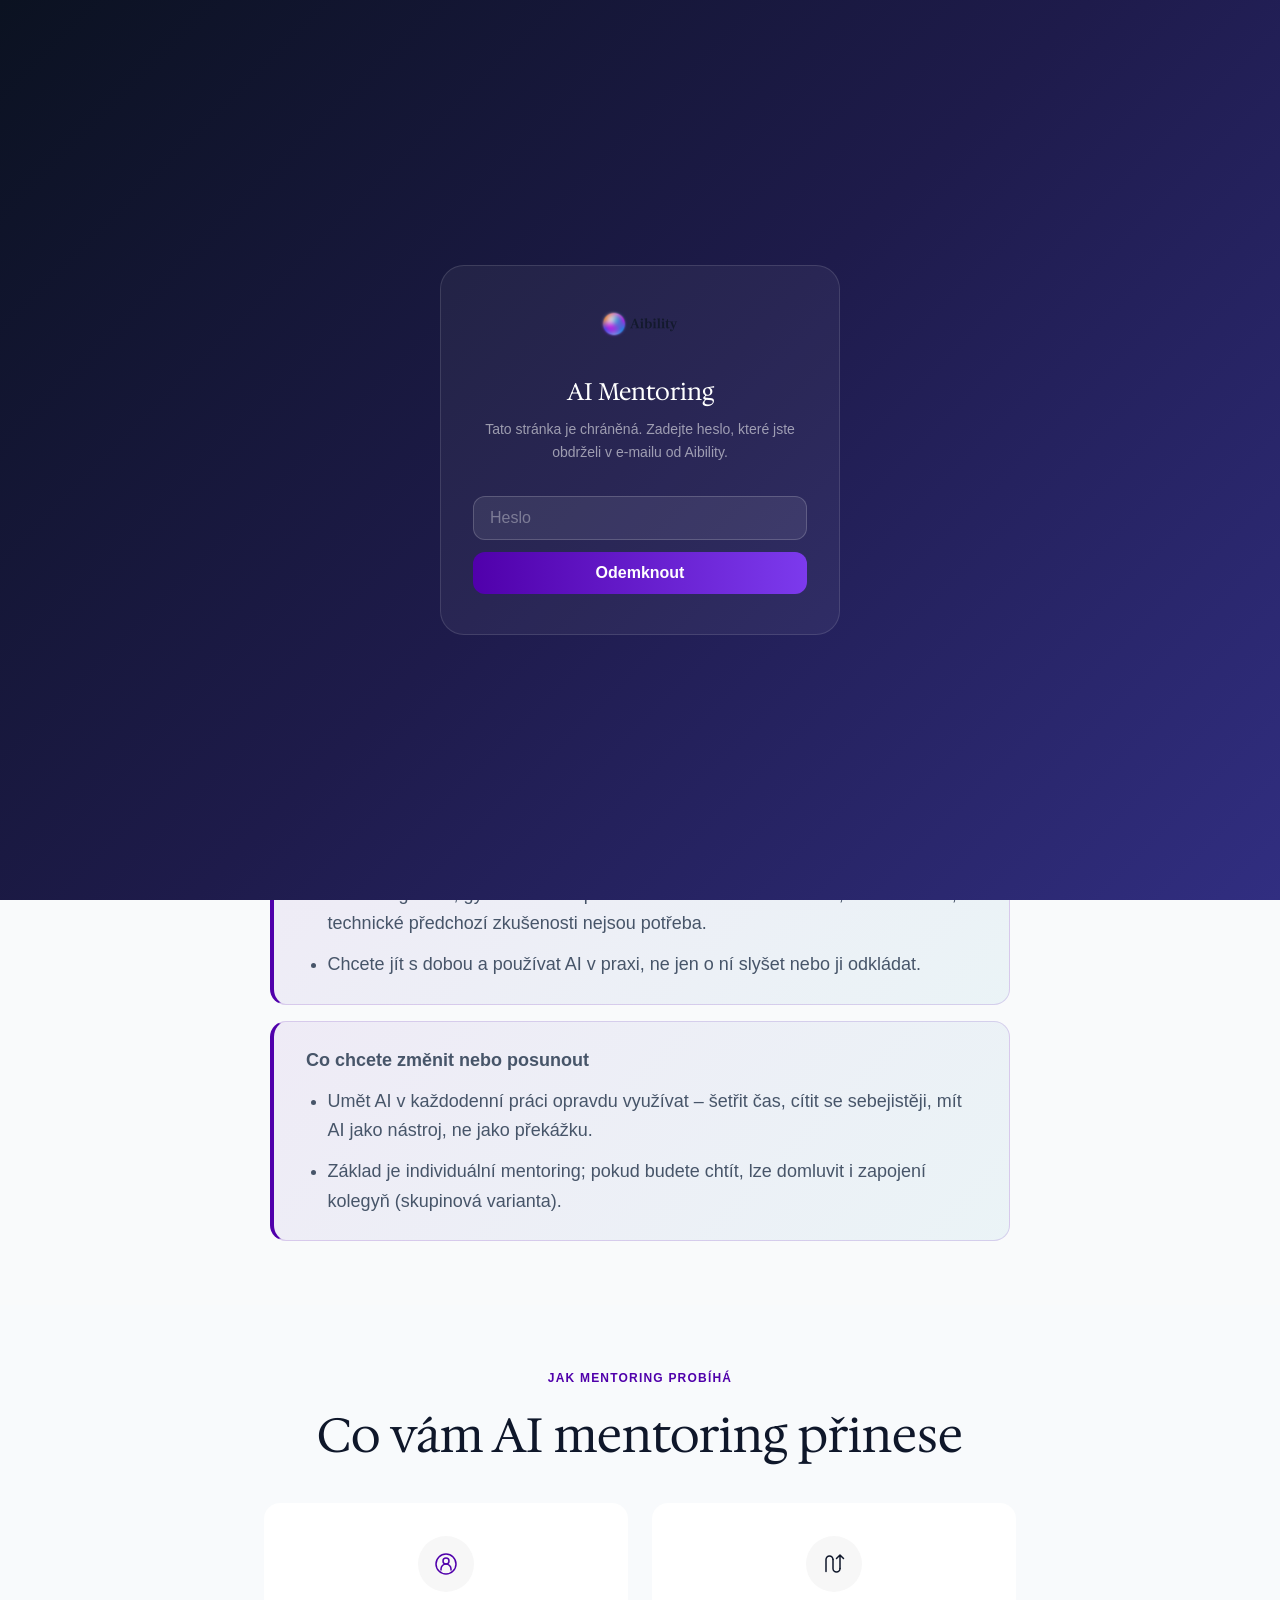
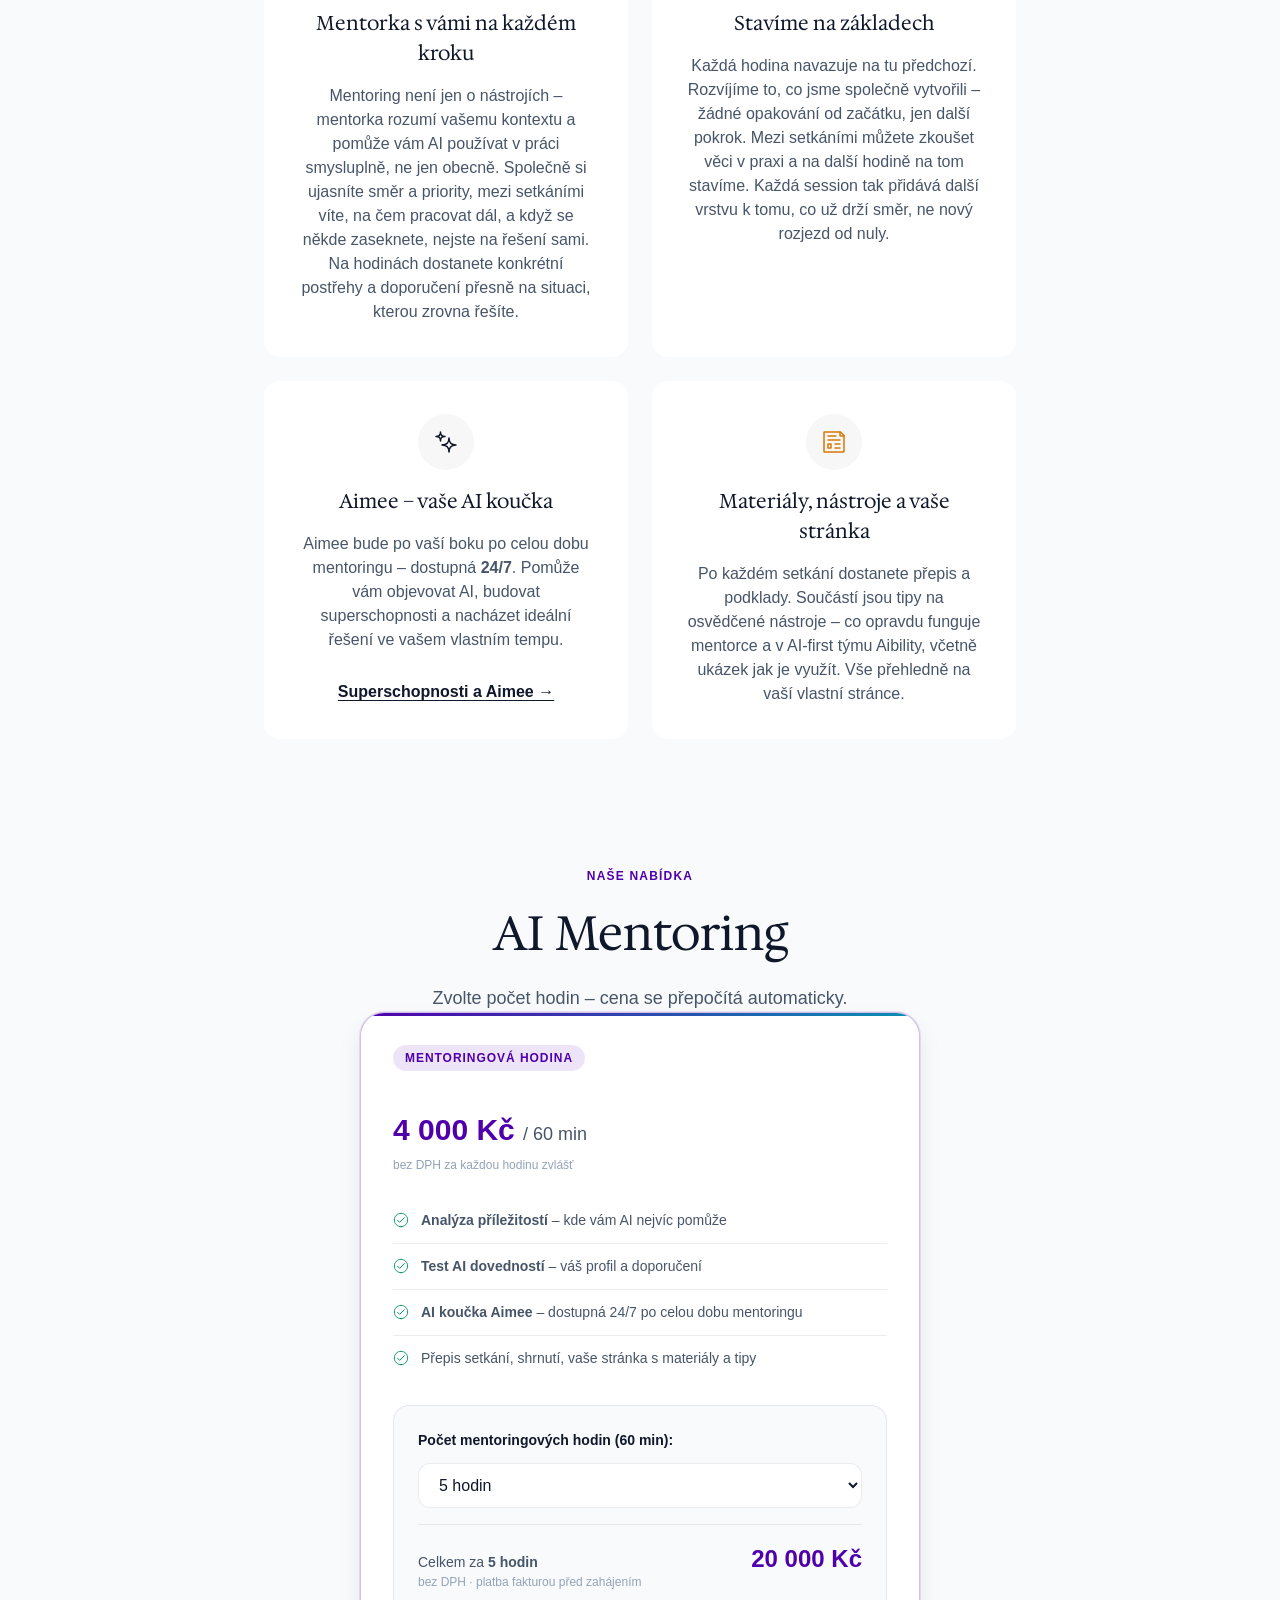
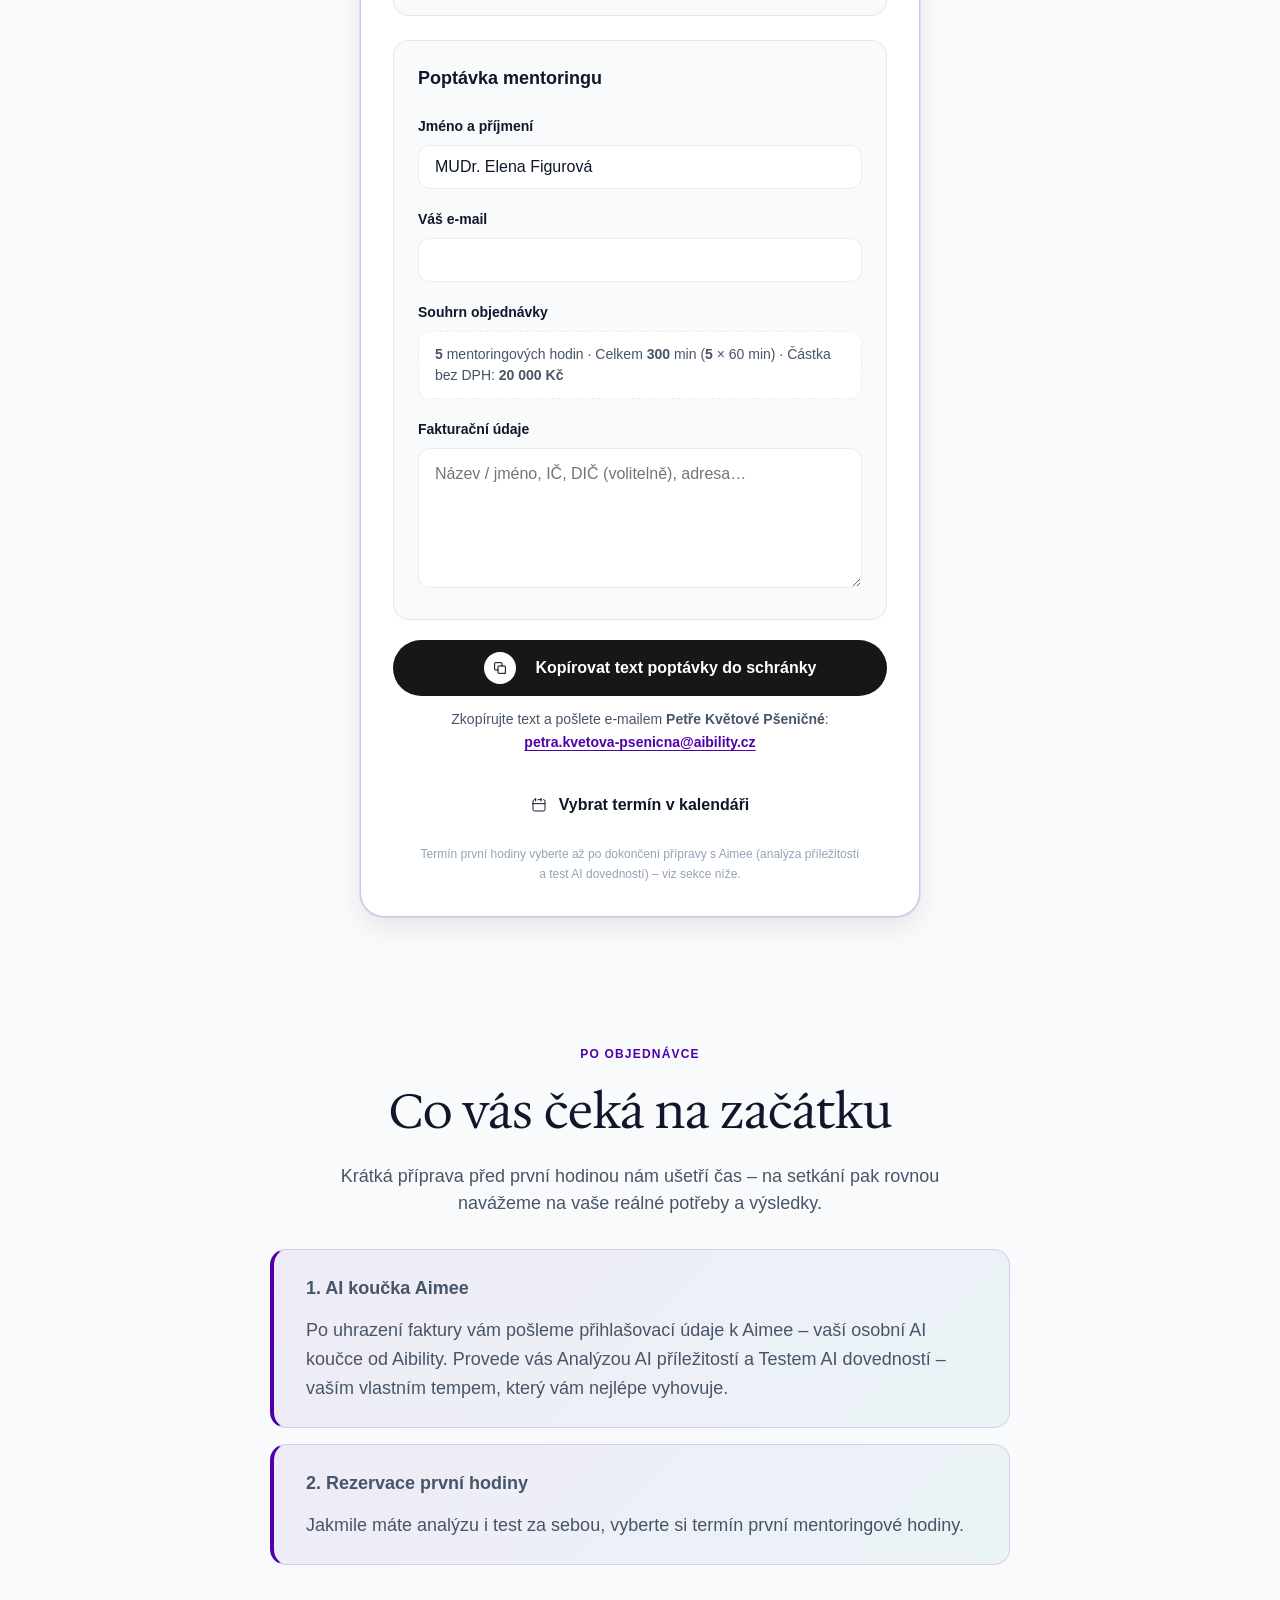
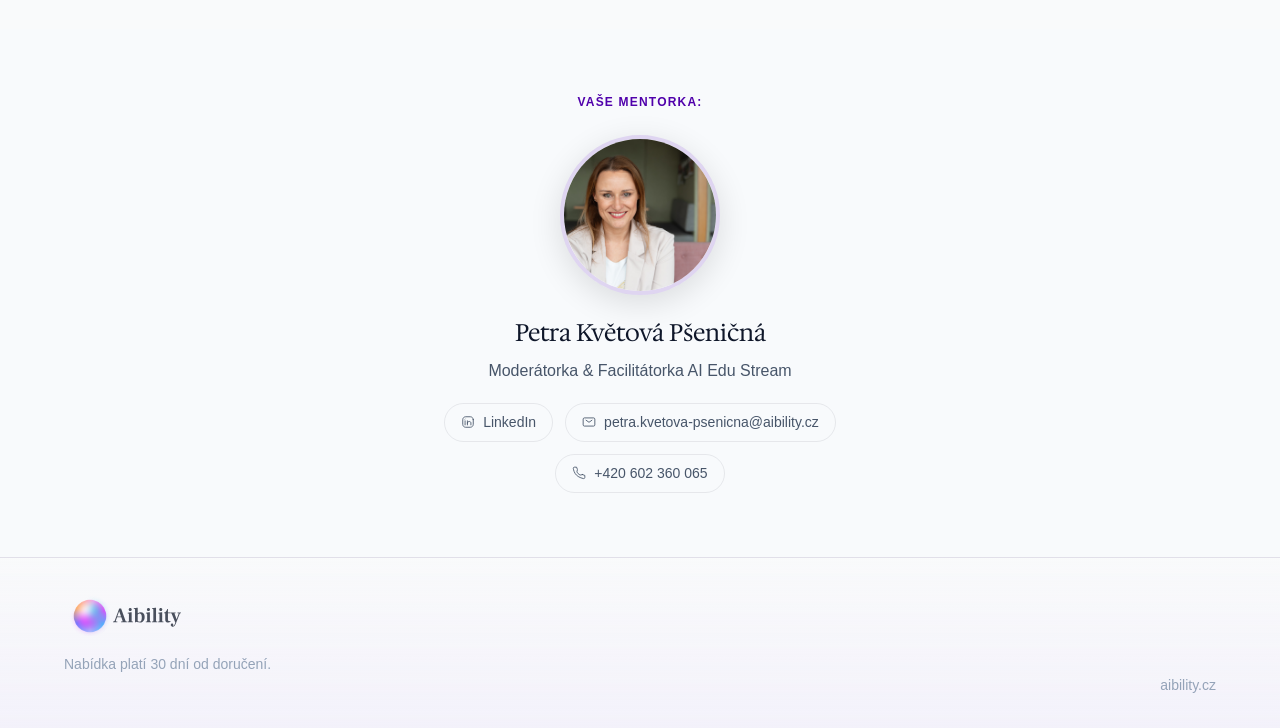
<file: elena-figurova/index.html>
<!DOCTYPE html>
<html lang="cs">
<head>
    <meta charset="UTF-8" />
    <meta name="viewport" content="width=device-width, initial-scale=1.0" />
    <title>AI Mentoring – nabídka pro MUDr. Elenu Figurovou | Aibility</title>
    <meta name="description" content="Osobní nabídka AI mentoringu pro MUDr. Elenu Figurovou od Aibility." />
    <meta name="robots" content="noindex, nofollow" />
    <meta name="theme-color" content="#0B1221" />

    <link rel="icon" type="image/png" href="favicon.png" sizes="32x32" />
    <link rel="icon" href="favicon.ico" sizes="16x16" />

    <link href="https://fonts.googleapis.com/css2?family=Google+Sans+Flex:wght@400;500;600;700;800&family=Hedvig+Letters+Serif:opsz@12..24&display=swap" rel="stylesheet" media="print" onload="this.media='all'" />
    <noscript>
        <link href="https://fonts.googleapis.com/css2?family=Google+Sans+Flex:wght@400;500;600;700;800&family=Hedvig+Letters+Serif:opsz@12..24&display=swap" rel="stylesheet" />
    </noscript>

    <link rel="stylesheet" href="css/styles.css" />
    <link rel="stylesheet" href="css/iconoir.css" />

    <style>
        /* ── Password overlay ─────────────────────────────────── */
        #password-overlay {
            position: fixed;
            inset: 0;
            z-index: 9999;
            background: linear-gradient(135deg, #0B1221 0%, #1E1B4B 50%, #312E81 100%);
            display: none;
            align-items: center;
            justify-content: center;
            transition: opacity 0.3s ease;
        }
        .pw-box {
            background: rgba(255,255,255,0.05);
            border: 1px solid rgba(255,255,255,0.12);
            border-radius: var(--radius-2xl);
            padding: var(--space-10) var(--space-8);
            max-width: 400px;
            width: 90%;
            text-align: center;
        }
        .pw-logo {
            display: block;
            height: 36px;
            width: auto;
            margin: 0 auto var(--space-8);
            opacity: 0.85;
        }
        .pw-title {
            font-family: var(--font-family-headings);
            font-size: var(--text-2xl);
            color: #fff;
            margin-bottom: var(--space-2);
        }
        .pw-subtitle {
            font-size: var(--text-sm);
            color: rgba(255,255,255,0.55);
            margin-bottom: var(--space-8);
            line-height: var(--leading-relaxed);
        }
        .pw-input {
            width: 100%;
            padding: var(--space-3) var(--space-4);
            border-radius: var(--radius-lg);
            border: 1px solid rgba(255,255,255,0.18);
            background: rgba(255,255,255,0.08);
            color: #fff;
            font-size: var(--text-base);
            font-family: var(--font-family);
            outline: none;
            margin-bottom: var(--space-3);
            box-sizing: border-box;
        }
        .pw-input:focus {
            border-color: rgba(124,58,237,0.7);
            background: rgba(255,255,255,0.11);
        }
        .pw-input::placeholder { color: rgba(255,255,255,0.35); }
        .pw-btn {
            width: 100%;
            padding: var(--space-3) var(--space-4);
            background: linear-gradient(90deg, #5000AB, #7C3AED);
            color: #fff;
            border: none;
            border-radius: var(--radius-lg);
            font-size: var(--text-base);
            font-weight: var(--font-semibold);
            font-family: var(--font-family);
            cursor: pointer;
            transition: opacity 0.2s;
        }
        .pw-btn:hover { opacity: 0.88; }
        .pw-btn:disabled { opacity: 0.5; cursor: not-allowed; }
        .pw-error {
            display: none;
            color: #F87171;
            font-size: var(--text-sm);
            margin-top: var(--space-3);
        }

        /* ── Hero ─────────────────────────────────────────────── */
        .hero--mentoring {
            background: linear-gradient(135deg, #0B1221 0%, #1E1B4B 50%, #312E81 100%);
            padding: var(--space-24) 0 var(--space-16);
            text-align: center;
            position: relative;
            overflow: hidden;
        }
        .hero--mentoring::before {
            content: '';
            position: absolute;
            width: 600px; height: 600px;
            background: radial-gradient(circle, rgba(80,0,171,0.15) 0%, transparent 70%);
            top: -200px; right: -100px;
            pointer-events: none;
        }
        .hero--mentoring::after {
            content: '';
            position: absolute;
            width: 400px; height: 400px;
            background: radial-gradient(circle, rgba(8,145,178,0.1) 0%, transparent 70%);
            bottom: -100px; left: -50px;
            pointer-events: none;
        }
        .hero--mentoring .hero__title {
            color: #fff;
            font-family: var(--font-family-headings);
            font-size: var(--headline-hero);
            line-height: var(--leading-tight);
            margin-bottom: var(--space-4);
        }
        .hero--mentoring .hero__subtitle {
            color: rgba(255,255,255,0.75);
            font-size: var(--text-xl);
            line-height: var(--leading-relaxed);
            max-width: 640px;
            margin: 0 auto var(--space-8);
        }

        /* ── Need card ────────────────────────────────────────── */
        .need-card {
            background: linear-gradient(135deg, rgba(80,0,171,0.06) 0%, rgba(8,145,178,0.06) 100%);
            border: 1px solid rgba(80,0,171,0.15);
            border-left: 4px solid #5000AB;
            border-radius: var(--radius-xl);
            padding: var(--space-6) var(--space-8);
            max-width: 740px;
            margin: 0 auto;
        }
        .need-card p {
            font-size: var(--text-lg);
            color: var(--color-text-secondary);
            line-height: var(--leading-relaxed);
        }

        /* ── Pricing ──────────────────────────────────────────── */
        .pricing-card {
            background: var(--color-bg-card);
            border: 1px solid var(--color-border);
            border-radius: var(--radius-2xl);
            padding: var(--space-8);
            max-width: 560px;
            margin: 0 auto;
            position: relative;
            overflow: hidden;
        }
        .pricing-card::before {
            content: '';
            position: absolute; top: 0; left: 0; right: 0; height: 3px;
            background: linear-gradient(90deg, #5000AB, #0891B2);
        }
        .pricing-card--featured {
            border-color: rgba(80,0,171,0.25);
            box-shadow: 0 0 0 1px rgba(80,0,171,0.1), var(--shadow-lg);
        }
        .pricing-badge {
            display: inline-block;
            font-size: var(--text-xs);
            font-weight: var(--font-semibold);
            text-transform: uppercase;
            letter-spacing: 0.08em;
            color: #5000AB;
            background: rgba(80,0,171,0.10);
            border-radius: var(--radius-full);
            padding: var(--space-1) var(--space-3);
            margin-bottom: var(--space-5);
        }
        .pricing-price-per {
            font-size: var(--text-3xl);
            font-weight: var(--font-extrabold);
            color: #5000AB;
            margin: var(--space-4) 0 var(--space-1);
        }
        .pricing-note {
            font-size: var(--text-xs);
            color: var(--color-text-tertiary);
            margin-bottom: var(--space-6);
        }
        .pricing-list {
            list-style: none;
            margin-bottom: var(--space-6);
        }
        .pricing-list li {
            display: flex;
            align-items: flex-start;
            gap: var(--space-3);
            padding: var(--space-3) 0;
            font-size: var(--text-sm);
            color: var(--color-text-secondary);
            border-bottom: 1px solid var(--color-border);
        }
        .pricing-list li:last-child { border-bottom: none; }
        .pricing-list li i {
            color: #059669;
            flex-shrink: 0;
            margin-top: 2px;
            font-size: 1rem;
        }

        /* ── Hours selector ───────────────────────────────────── */
        .hours-block {
            background: var(--color-bg-secondary);
            border: 1px solid var(--color-border);
            border-radius: var(--radius-xl);
            padding: var(--space-6);
            margin-bottom: var(--space-6);
        }
        .hours-block__label {
            font-size: var(--text-sm);
            font-weight: var(--font-semibold);
            color: var(--color-text-primary);
            margin-bottom: var(--space-3);
            display: block;
        }
        .hours-select {
            width: 100%;
            padding: var(--space-3) var(--space-4);
            border-radius: var(--radius-lg);
            border: 1px solid var(--color-border);
            background: var(--color-bg-card);
            color: var(--color-text-primary);
            font-size: var(--text-base);
            font-family: var(--font-family);
            margin-bottom: var(--space-4);
            cursor: pointer;
        }
        .hours-select:focus { outline: 2px solid #5000AB; outline-offset: 2px; }
        .total-row {
            display: flex;
            justify-content: space-between;
            align-items: baseline;
            border-top: 1px solid var(--color-border);
            padding-top: var(--space-4);
        }
        .total-label {
            font-size: var(--text-sm);
            color: var(--color-text-secondary);
        }
        .total-value {
            font-size: var(--text-2xl);
            font-weight: var(--font-extrabold);
            color: #5000AB;
        }
        .total-note {
            font-size: var(--text-xs);
            color: var(--color-text-tertiary);
            text-align: right;
        }

        /* ── Order steps ──────────────────────────────────────── */
        .order-steps {
            font-size: var(--text-sm);
            color: var(--color-text-secondary);
            line-height: var(--leading-relaxed);
            margin-bottom: var(--space-6);
            padding-left: var(--space-5);
        }
        .order-steps li { margin-bottom: var(--space-2); }

        .pricing-list__text {
            flex: 1;
            min-width: 0;
        }
        .pricing-list__text a {
            color: #5000AB;
            font-weight: var(--font-semibold);
            text-decoration: underline;
            text-underline-offset: 3px;
            white-space: nowrap;
        }
        .pricing-list__text a:hover {
            color: var(--color-accent-primary);
        }
        @media (max-width: 480px) {
            .pricing-list__text a { white-space: normal; }
        }

        /* ── CTA row ──────────────────────────────────────────── */
        .cta-row {
            display: flex;
            flex-direction: column;
            gap: var(--space-3);
        }

        /* ── Mentor ───────────────────────────────────────────── */
        .mentor-wrap {
            max-width: 560px;
            margin: 0 auto;
            text-align: center;
        }
        .mentor-photo {
            display: block;
            width: 160px; height: 160px;
            border-radius: 50%;
            object-fit: cover;
            border: 4px solid rgba(80,0,171,0.15);
            box-shadow: 0 8px 32px rgba(0,0,0,0.12);
            margin: 0 auto var(--space-5);
        }
        .mentor-name {
            font-size: var(--text-2xl);
            color: var(--color-text-primary);
            margin-bottom: var(--space-2);
        }
        .mentor-role {
            font-size: var(--text-base);
            color: var(--color-text-secondary);
            margin-bottom: var(--space-5);
        }
        .mentor-links {
            display: flex;
            flex-wrap: wrap;
            gap: var(--space-3);
            justify-content: center;
        }
        .mentor-link {
            display: inline-flex;
            align-items: center;
            gap: var(--space-2);
            font-size: var(--text-sm);
            color: var(--color-text-secondary);
            text-decoration: none;
            padding: var(--space-2) var(--space-4);
            border: 1px solid var(--color-border);
            border-radius: var(--radius-full);
            transition: border-color 0.2s, color 0.2s;
        }
        .mentor-link:hover {
            border-color: #5000AB;
            color: #5000AB;
        }

        /* ── Hero CTA (čitelný na tmavém pozadí – nebílý text na bílé) ── */
        .btn-hero-nabidka {
            display: inline-flex;
            align-items: center;
            justify-content: center;
            gap: var(--space-2);
            margin-top: var(--space-2);
            padding: 12px 28px 12px 28px;
            min-height: 48px;
            font-weight: var(--font-semibold);
            font-family: var(--font-family);
            font-size: var(--text-base);
            border-radius: var(--radius-full);
            text-decoration: none;
            color: #0B1221 !important;
            background: #fff;
            border: 2px solid rgba(255,255,255,0.95);
            box-shadow: 0 4px 24px rgba(0,0,0,0.15);
            transition: transform var(--transition-base), box-shadow var(--transition-base), background var(--transition-base);
        }
        .btn-hero-nabidka:hover {
            transform: translateY(-2px);
            background: rgba(255,255,255,0.92);
            color: #0B1221 !important;
            box-shadow: 0 8px 28px rgba(0,0,0,0.2);
        }
        .btn-hero-nabidka .btn__icon {
            color: #0B1221;
        }

        .section__description--tight {
            max-width: 42rem;
            margin-left: auto;
            margin-right: auto;
        }
        .section__description--tight a[href^="mailto:"] {
            color: var(--color-accent-primary);
            font-weight: var(--font-semibold);
            text-decoration: underline;
            text-underline-offset: 3px;
            word-break: break-all;
        }

        /* ── Formulář poptávky ────────────────────────────────── */
        .poptavka-form {
            text-align: left;
            margin-bottom: var(--space-6);
        }
        .poptavka-form__inner {
            border: 1px solid var(--color-border);
            border-radius: var(--radius-xl);
            padding: var(--space-6);
            background: var(--color-bg-secondary);
        }
        .poptavka-form__title {
            font-size: var(--text-lg);
            font-weight: var(--font-semibold);
            color: var(--color-text-primary);
            margin: 0 0 var(--space-6) 0;
            padding: 0;
            font-family: var(--font-family);
        }
        .poptavka-field {
            margin-bottom: var(--space-5);
        }
        .poptavka-field:last-of-type { margin-bottom: 0; }
        .poptavka-field label {
            display: block;
            font-size: var(--text-sm);
            font-weight: var(--font-semibold);
            color: var(--color-text-primary);
            margin-bottom: var(--space-2);
        }
        .poptavka-field .poptavka-hint {
            font-size: var(--text-xs);
            font-weight: var(--font-normal);
            color: var(--color-text-tertiary);
            margin-top: var(--space-1);
        }
        .poptavka-field input[type="text"],
        .poptavka-field input[type="email"],
        .poptavka-field textarea {
            width: 100%;
            max-width: 100%;
            box-sizing: border-box;
            padding: var(--space-3) var(--space-4);
            border-radius: var(--radius-lg);
            border: 1px solid var(--color-border);
            background: var(--color-bg-card);
            color: var(--color-text-primary);
            font-size: var(--text-base);
            font-family: var(--font-family);
        }
        .poptavka-field textarea {
            min-height: 140px;
            resize: vertical;
            line-height: var(--leading-relaxed);
        }
        .poptavka-field input:focus,
        .poptavka-field textarea:focus {
            outline: 2px solid rgba(80, 0, 171, 0.35);
            outline-offset: 2px;
        }
        .poptavka-readonly {
            font-size: var(--text-sm);
            color: var(--color-text-secondary);
            padding: var(--space-3) var(--space-4);
            background: var(--color-bg-card);
            border-radius: var(--radius-lg);
            border: 1px dashed var(--color-border);
        }
        .poptavka-status {
            display: none;
            margin-top: var(--space-5);
            padding: var(--space-5);
            border-radius: var(--radius-lg);
            font-size: var(--text-sm);
            line-height: var(--leading-relaxed);
        }
        .poptavka-status--ok {
            display: block;
            background: rgba(5, 150, 105, 0.1);
            border: 1px solid rgba(5, 150, 105, 0.35);
            color: var(--color-text-primary);
        }
        .poptavka-status--err {
            display: block;
            background: rgba(220, 38, 38, 0.08);
            border: 1px solid rgba(220, 38, 38, 0.3);
            color: var(--color-text-primary);
        }
        .poptavka-alt {
            margin-top: var(--space-6);
            padding: var(--space-4);
            border-radius: var(--radius-lg);
            border: 1px solid var(--color-border);
            background: var(--color-bg-secondary);
        }
        .poptavka-alt summary {
            cursor: pointer;
            font-size: var(--text-sm);
            font-weight: var(--font-semibold);
            color: var(--color-text-secondary);
        }
        .poptavka-alt[open] summary {
            margin-bottom: var(--space-4);
        }
        a.poptavka-mailto-btn {
            display: inline-flex;
            align-items: center;
            text-decoration: none;
            box-sizing: border-box;
        }

        a.poptavka-email-link {
            color: #5000AB;
            font-weight: var(--font-semibold);
            text-decoration: underline;
            text-underline-offset: 3px;
            word-break: break-all;
        }
        a.poptavka-email-link:hover {
            color: #3d007d;
        }

        /* ── Responsive hero headline ─────────────────────────── */
        @media (min-width: 768px) {
            .hero--mentoring .hero__title {
                font-size: clamp(2rem, 4vw, 3rem);
            }
        }

        /* Stručné zaměření – 2–3 odrážky (viz agent_mentoring_nabidka.md) */
        .focus-notes {
            list-style: disc;
            margin: 0;
            padding-left: 1.35rem;
            font-size: var(--text-lg);
            color: var(--color-text-secondary);
            line-height: var(--leading-relaxed);
        }
        .focus-notes li { margin-bottom: var(--space-3); }
        .focus-notes li:last-child { margin-bottom: 0; }

        /* Horní lišta: sticky = drží se horního okraje okna, zároveň je v toku stránky (spolehlivější než fixed u některých prohlížečů) */
        #header.header {
            position: sticky;
            top: 0;
            z-index: 5000;
            width: 100%;
            box-sizing: border-box;
        }
        html {
            scroll-padding-top: 6rem;
        }
    </style>
</head>
<body>

<!-- ════════════════════════════════════════════════════════════════
     PASSWORD OVERLAY
     ════════════════════════════════════════════════════════════════ -->
<div id="password-overlay" aria-modal="true" role="dialog" aria-labelledby="pw-title-text">
    <div class="pw-box">
        <img src="assets/logo/Aibility_logo_vector.svg" alt="Aibility" class="pw-logo" />
        <h1 class="pw-title" id="pw-title-text">AI Mentoring</h1>
        <p class="pw-subtitle">Tato stránka je chráněná. Zadejte heslo, které jste obdrželi v&nbsp;e-mailu od Aibility.</p>
        <form id="password-form" novalidate>
            <input
                type="password"
                id="password-input"
                class="pw-input"
                placeholder="Heslo"
                autocomplete="current-password"
                required
            />
            <button type="submit" id="password-btn" class="pw-btn">Odemknout</button>
            <p id="password-error" class="pw-error" role="alert"></p>
        </form>
    </div>
</div>

<a href="#main-content" class="skip-link">Přejít na obsah</a>

<!-- ════════════════════════════════════════════════════════════════
     HEADER – vizuál mentoring (Aibility)
     ════════════════════════════════════════════════════════════════ -->
<header class="header" id="header">
    <div class="header__container container">
        <div class="header__left">
            <a href="https://aibility.cz" class="header__logo" target="_blank" rel="noopener" aria-label="Aibility – domovská stránka">
                <img src="assets/logo/Aibility_logo_vector.svg" alt="Aibility" class="header__logo-img" width="120" height="40" fetchpriority="high" />
            </a>
        </div>
        <nav class="header__nav" aria-label="Hlavní navigace">
            <ul class="header__nav-list">
                <li><a href="#potreby" class="header__nav-item">Co řešíme</a></li>
                <li><a href="#prubeh" class="header__nav-item">Průběh</a></li>
                <li><a href="#nabidka" class="header__nav-item">Nabídka</a></li>
                <li><a href="#po-objednavce" class="header__nav-item" aria-label="Co vás čeká na začátku">Začátek</a></li>
                <li><a href="#mentorka" class="header__nav-item">Mentorka</a></li>
            </ul>
        </nav>
    </div>
</header>

<main id="main-content" tabindex="-1">

<!-- ════════════════════════════════════════════════════════════════
     HERO
     ════════════════════════════════════════════════════════════════ -->
<section class="hero--mentoring" id="hero">
    <div class="container" style="position: relative; z-index: 1;">
        <span class="badge badge--dark" style="margin-bottom: var(--space-4); display: inline-flex;">
            <i class="iconoir-calendar"></i>
            Osobní nabídka · Březen 2026
        </span>
        <h1 class="hero__title">AI Mentoring<br>pro MUDr. Elenu Figurovou</h1>
        <p class="hero__subtitle">
            Individuální průvodce světem AI – krok za krokem, vaším tempem, v&nbsp;souladu s&nbsp;vaší praxí v&nbsp;ambulanci i nemocnici.
        </p>
        <a href="#nabidka" class="btn-hero-nabidka" style="margin-top: var(--space-8);">
            <i class="iconoir-arrow-down btn__icon"></i>
            Přejít k&nbsp;nabídce
        </a>
    </div>
</section>

<!-- ════════════════════════════════════════════════════════════════
     CO ŘEŠÍME
     ════════════════════════════════════════════════════════════════ -->
<section class="section" id="potreby">
    <div class="container" style="max-width: 800px;">
        <span class="section__eyebrow">Úvodem</span>
        <h2 class="section__title">Co řešíme</h2>

        <div class="need-card" style="margin-top: var(--space-8);">
            <p style="margin: 0 0 var(--space-3) 0;"><strong>Aktuální situace</strong></p>
            <ul class="focus-notes">
                <li>MUDr. Figurová, gynekoložka – práce v ambulanci i v nemocnici; s AI začínáte, technické předchozí zkušenosti nejsou potřeba.</li>
                <li>Chcete jít s dobou a používat AI v praxi, ne jen o ní slyšet nebo ji odkládat.</li>
            </ul>
        </div>
        <div class="need-card" style="margin-top: var(--space-4);">
            <p style="margin: 0 0 var(--space-3) 0;"><strong>Co chcete změnit nebo posunout</strong></p>
            <ul class="focus-notes">
                <li>Umět AI v každodenní práci opravdu využívat – šetřit čas, cítit se sebejistěji, mít AI jako nástroj, ne jako překážku.</li>
                <li>Základ je individuální mentoring; pokud budete chtít, lze domluvit i zapojení kolegyň (skupinová varianta).</li>
            </ul>
        </div>
    </div>
</section>

<!-- ════════════════════════════════════════════════════════════════
     PRŮBĚH MENTORINGU
     ════════════════════════════════════════════════════════════════ -->
<section class="section" id="prubeh" style="background: var(--color-bg-secondary);">
    <div class="container" style="max-width: 800px;">
        <span class="section__eyebrow">Jak mentoring probíhá</span>
        <h2 class="section__title">Co vám AI mentoring přinese</h2>

        <div class="cards-grid cards-grid--2" style="margin-top: var(--space-8);">
            <div class="feature-card">
                <div class="feature-card__icon feature-card__icon--pink">
                    <i class="iconoir-user-circle"></i>
                </div>
                <h3 class="feature-card__title">Mentorka s vámi na každém kroku</h3>
                <p class="feature-card__description">Mentoring není jen o nástrojích – mentorka rozumí vašemu kontextu a pomůže vám AI používat v práci smysluplně, ne jen obecně. Společně si ujasníte směr a priority, mezi setkáními víte, na čem pracovat dál, a když se někde zaseknete, nejste na řešení sami. Na hodinách dostanete konkrétní postřehy a doporučení přesně na situaci, kterou zrovna řešíte.</p>
            </div>
            <div class="feature-card">
                <div class="feature-card__icon feature-card__icon--teal">
                    <i class="iconoir-path-arrow"></i>
                </div>
                <h3 class="feature-card__title">Stavíme na základech</h3>
                <p class="feature-card__description">Každá hodina navazuje na tu předchozí. Rozvíjíme to, co jsme společně vytvořili – žádné opakování od začátku, jen další pokrok. Mezi setkáními můžete zkoušet věci v praxi a na další hodině na tom stavíme. Každá session tak přidává další vrstvu k tomu, co už drží směr, ne nový rozjezd od nuly.</p>
            </div>
            <div class="feature-card">
                <div class="feature-card__icon feature-card__icon--purple">
                    <i class="iconoir-sparks"></i>
                </div>
                <h3 class="feature-card__title">Aimee – vaše AI koučka</h3>
                <p class="feature-card__description">Aimee bude po vaší boku po celou dobu mentoringu – dostupná <strong>24/7</strong>. Pomůže vám objevovat AI, budovat superschopnosti a nacházet ideální řešení ve vašem vlastním tempu.</p>
                <p style="margin-top: var(--space-3);"><a href="https://aibility.cz/superpowers" target="_blank" rel="noopener" style="display: inline-flex; align-items: center; gap: 0.3em; font-weight: 600; color: var(--color-primary); text-decoration: underline; text-underline-offset: 3px;">Superschopnosti a Aimee&nbsp;→</a></p>
            </div>
            <div class="feature-card">
                <div class="feature-card__icon feature-card__icon--yellow">
                    <i class="iconoir-journal-page"></i>
                </div>
                <h3 class="feature-card__title">Materiály, nástroje a vaše stránka</h3>
                <p class="feature-card__description">Po každém setkání dostanete přepis a podklady. Součástí jsou tipy na osvědčené nástroje – co opravdu funguje mentorce a v AI-first týmu Aibility, včetně ukázek jak je využít. Vše přehledně na vaší vlastní stránce.</p>
            </div>
        </div>
    </div>
</section>

<!-- ════════════════════════════════════════════════════════════════
     NABÍDKA – INTERAKTIVNÍ
     ════════════════════════════════════════════════════════════════ -->
<section class="section" id="nabidka">
    <div class="container" style="max-width: 800px;">
        <span class="section__eyebrow">Naše nabídka</span>
        <h2 class="section__title">AI Mentoring</h2>
        <p class="section__description section__description--tight">Zvolte počet hodin – cena se přepočítá automaticky.</p>

        <div class="pricing-card pricing-card--featured">
            <span class="pricing-badge">Mentoringová hodina</span>

            <div class="pricing-price-per">4&nbsp;000&nbsp;Kč <span style="font-size: var(--text-lg); font-weight: var(--font-normal); color: var(--color-text-secondary);">/ 60 min</span></div>
            <p class="pricing-note">bez DPH za každou hodinu zvlášť</p>

            <!-- Benefity -->
            <ul class="pricing-list">
                <li>
                    <i class="iconoir-check-circle"></i>
                    <span><strong>Analýza příležitostí</strong> – kde vám AI nejvíc pomůže</span>
                </li>
                <li>
                    <i class="iconoir-check-circle"></i>
                    <span><strong>Test AI dovedností</strong> – váš profil a doporučení</span>
                </li>
                <li>
                    <i class="iconoir-check-circle"></i>
                    <span><strong>AI koučka Aimee</strong> – dostupná 24/7 po celou dobu mentoringu</span>
                </li>
                <li>
                    <i class="iconoir-check-circle"></i>
                    <span>Přepis setkání, shrnutí, vaše stránka s&nbsp;materiály a tipy</span>
                </li>
            </ul>

            <!-- Výběr počtu hodin -->
            <div class="hours-block">
                <label class="hours-block__label" for="hodiny-select">Počet mentoringových hodin (60&nbsp;min):</label>
                <select id="hodiny-select" class="hours-select" aria-label="Počet mentoringových hodin">
                    <option value="1">1 hodina</option>
                    <option value="2">2 hodiny</option>
                    <option value="3">3 hodiny</option>
                    <option value="4">4 hodiny</option>
                    <option value="5" selected>5 hodin</option>
                    <option value="6">6 hodin</option>
                    <option value="8">8 hodin</option>
                    <option value="10">10 hodin</option>
                    <option value="12">12 hodin</option>
                </select>
                <div class="total-row">
                    <div>
                        <p class="total-label">Celkem za <strong id="total-hodiny">5&nbsp;hodin</strong></p>
                        <p class="total-note">bez DPH · platba fakturou před zahájením</p>
                    </div>
                    <div id="total-cena" class="total-value">20&nbsp;000&nbsp;Kč</div>
                </div>
            </div>

            <form id="form-poptavka" class="poptavka-form">
                <div class="poptavka-form__inner">
                    <h3 class="poptavka-form__title">Poptávka mentoringu</h3>

                    <div class="poptavka-field">
                        <label for="poptavka-jmeno">Jméno a příjmení</label>
                        <input type="text" id="poptavka-jmeno" name="name" autocomplete="name" maxlength="200" />
                    </div>
                    <div class="poptavka-field">
                        <label for="poptavka-email">Váš e-mail</label>
                        <input type="email" id="poptavka-email" name="email" autocomplete="email" />
                    </div>
                    <div class="poptavka-field">
                        <span style="display:block;font-size:var(--text-sm);font-weight:var(--font-semibold);color:var(--color-text-primary);margin-bottom:var(--space-2);">Souhrn objednávky</span>
                        <div class="poptavka-readonly" id="poptavka-souhrn" aria-live="polite">
                            <strong id="poptavka-souhrn-hodiny">5</strong> <span id="poptavka-souhrn-hodiny-slovo">mentoringových hodin</span> · Celkem <strong id="poptavka-souhrn-minuty">300</strong> min (<strong id="poptavka-souhrn-krat-hodiny">5</strong> × 60 min) · Částka bez DPH: <strong id="poptavka-souhrn-cena">20 000 Kč</strong>
                        </div>
                    </div>
                    <div class="poptavka-field">
                        <label for="poptavka-fakturace">Fakturační údaje</label>
                        <textarea id="poptavka-fakturace" name="billing" placeholder="Název / jméno, IČ, DIČ (volitelně), adresa…" maxlength="4000"></textarea>
                    </div>
                </div>

                <div style="margin-top: var(--space-5);">
                    <button type="button" id="cta-kopiruj" class="btn btn--primary btn--lg" style="width: 100%; justify-content: center; cursor: pointer; border: none;">
                        <i class="iconoir-copy btn__icon" style="margin-right: 4px;"></i>
                        Kopírovat text poptávky do schránky
                    </button>
                    <p style="font-size: var(--text-sm); color: var(--color-text-secondary); margin-top: var(--space-3); text-align: center; line-height: var(--leading-relaxed);">
                        Zkopírujte text a pošlete e-mailem <strong>Petře Květové Pšeničné</strong>:<br />
                        <a class="poptavka-email-link" href="mailto:petra.kvetova-psenicna@aibility.cz?subject=Objedn%C3%A1vka%20mentoringu" aria-label="E-mail Petry Květové Pšeničné (otevře výchozí poštovní program)">petra.kvetova-psenicna@aibility.cz</a>
                    </p>
                </div>

                <div id="poptavka-status" class="poptavka-status" role="status" aria-live="polite"></div>
            </form>

            <div style="margin-top: var(--space-6); text-align: center;">
                <a href="https://calendar.app.google/UAmLdMxEeTVpDtjz5" target="_blank" rel="noopener" class="btn btn--secondary btn--lg">
                    <i class="iconoir-calendar btn__icon" style="margin-right: 4px;"></i>
                    Vybrat termín v kalendáři
                </a>
                <p style="font-size: var(--text-xs); color: var(--color-text-tertiary); margin-top: var(--space-3); max-width: 28rem; margin-left: auto; margin-right: auto; line-height: var(--leading-relaxed);">
                    Termín první hodiny vyberte až po dokončení přípravy s Aimee (analýza příležitostí a test AI dovedností) – viz sekce níže.
                </p>
            </div>
        </div>
    </div>
</section>

<!-- ════════════════════════════════════════════════════════════════
     PO OBJEDNÁVCE – kroky před první hodinou (po sekci Nabídka)
     ════════════════════════════════════════════════════════════════ -->
<section class="section" id="po-objednavce">
    <div class="container" style="max-width: 800px;">
        <span class="section__eyebrow">Po objednávce</span>
        <h2 class="section__title">Co vás čeká na začátku</h2>
        <p class="section__description">Krátká příprava před první hodinou nám ušetří čas – na setkání pak rovnou navážeme na vaše reálné potřeby a výsledky.</p>

        <div class="need-card" style="margin-top: var(--space-8);">
            <p style="margin: 0 0 var(--space-3) 0;"><strong>1. AI koučka Aimee</strong></p>
            <p style="margin: 0;">Po uhrazení faktury vám pošleme přihlašovací údaje k Aimee – vaší osobní AI koučce od Aibility. Provede vás Analýzou AI příležitostí a Testem AI dovedností – vaším vlastním tempem, který vám nejlépe vyhovuje.</p>
        </div>
        <div class="need-card" style="margin-top: var(--space-4);">
            <p style="margin: 0 0 var(--space-3) 0;"><strong>2. Rezervace první hodiny</strong></p>
            <p style="margin: 0;">Jakmile máte analýzu i test za sebou, vyberte si termín první mentoringové hodiny.</p>
        </div>
    </div>
</section>

<!-- ════════════════════════════════════════════════════════════════
     MENTORKA
     ════════════════════════════════════════════════════════════════ -->
<section class="section" id="mentorka" style="background: var(--color-bg-secondary);">
    <div class="container mentor-wrap">
        <span class="section__eyebrow">Vaše mentorka:</span>
        <div style="margin-top: var(--space-6); display: flex; flex-direction: column; align-items: center;">
            <img src="assets/images/mentor_petra.jpg" alt="Petra Květová Pšeničná" class="mentor-photo" />
            <h2 class="mentor-name" style="font-family: var(--font-family-headings);">Petra Květová Pšeničná</h2>
            <p class="mentor-role">Moderátorka &amp;&nbsp;Facilitátorka AI&nbsp;Edu&nbsp;Stream</p>
            <div class="mentor-links">
                <a href="https://www.linkedin.com/in/petra-kv%C4%9Btov%C3%A1-p%C5%A1enicna/" target="_blank" rel="noopener" class="mentor-link">
                    <i class="iconoir-linkedin"></i>
                    LinkedIn
                </a>
                <a href="mailto:petra.kvetova-psenicna@aibility.cz" class="mentor-link">
                    <i class="iconoir-mail"></i>
                    petra.kvetova-psenicna@aibility.cz
                </a>
                <a href="tel:+420602360065" class="mentor-link">
                    <i class="iconoir-phone"></i>
                    +420&nbsp;602&nbsp;360&nbsp;065
                </a>
            </div>
        </div>
    </div>
</section>

</main>

<!-- ════════════════════════════════════════════════════════════════
     FOOTER
     ════════════════════════════════════════════════════════════════ -->
<footer class="footer">
    <div class="container">
        <div class="footer__grid">
            <div>
                <img src="assets/logo/Aibility_logo_vector.svg" alt="Aibility" class="header__logo-img" width="100" height="34" style="opacity: 0.75; height: auto;" />
                <p style="margin-top: var(--space-3); font-size: var(--text-sm); color: var(--color-text-tertiary);">
                    Nabídka platí 30 dní od doručení.
                </p>
            </div>
            <div style="text-align: right;">
                <p style="font-size: var(--text-sm); color: var(--color-text-tertiary);">
                    <a href="https://aibility.cz" target="_blank" rel="noopener">aibility.cz</a>
                </p>
            </div>
        </div>
    </div>
</footer>

<script src="js/main.js"></script>
</body>
</html>
</file>
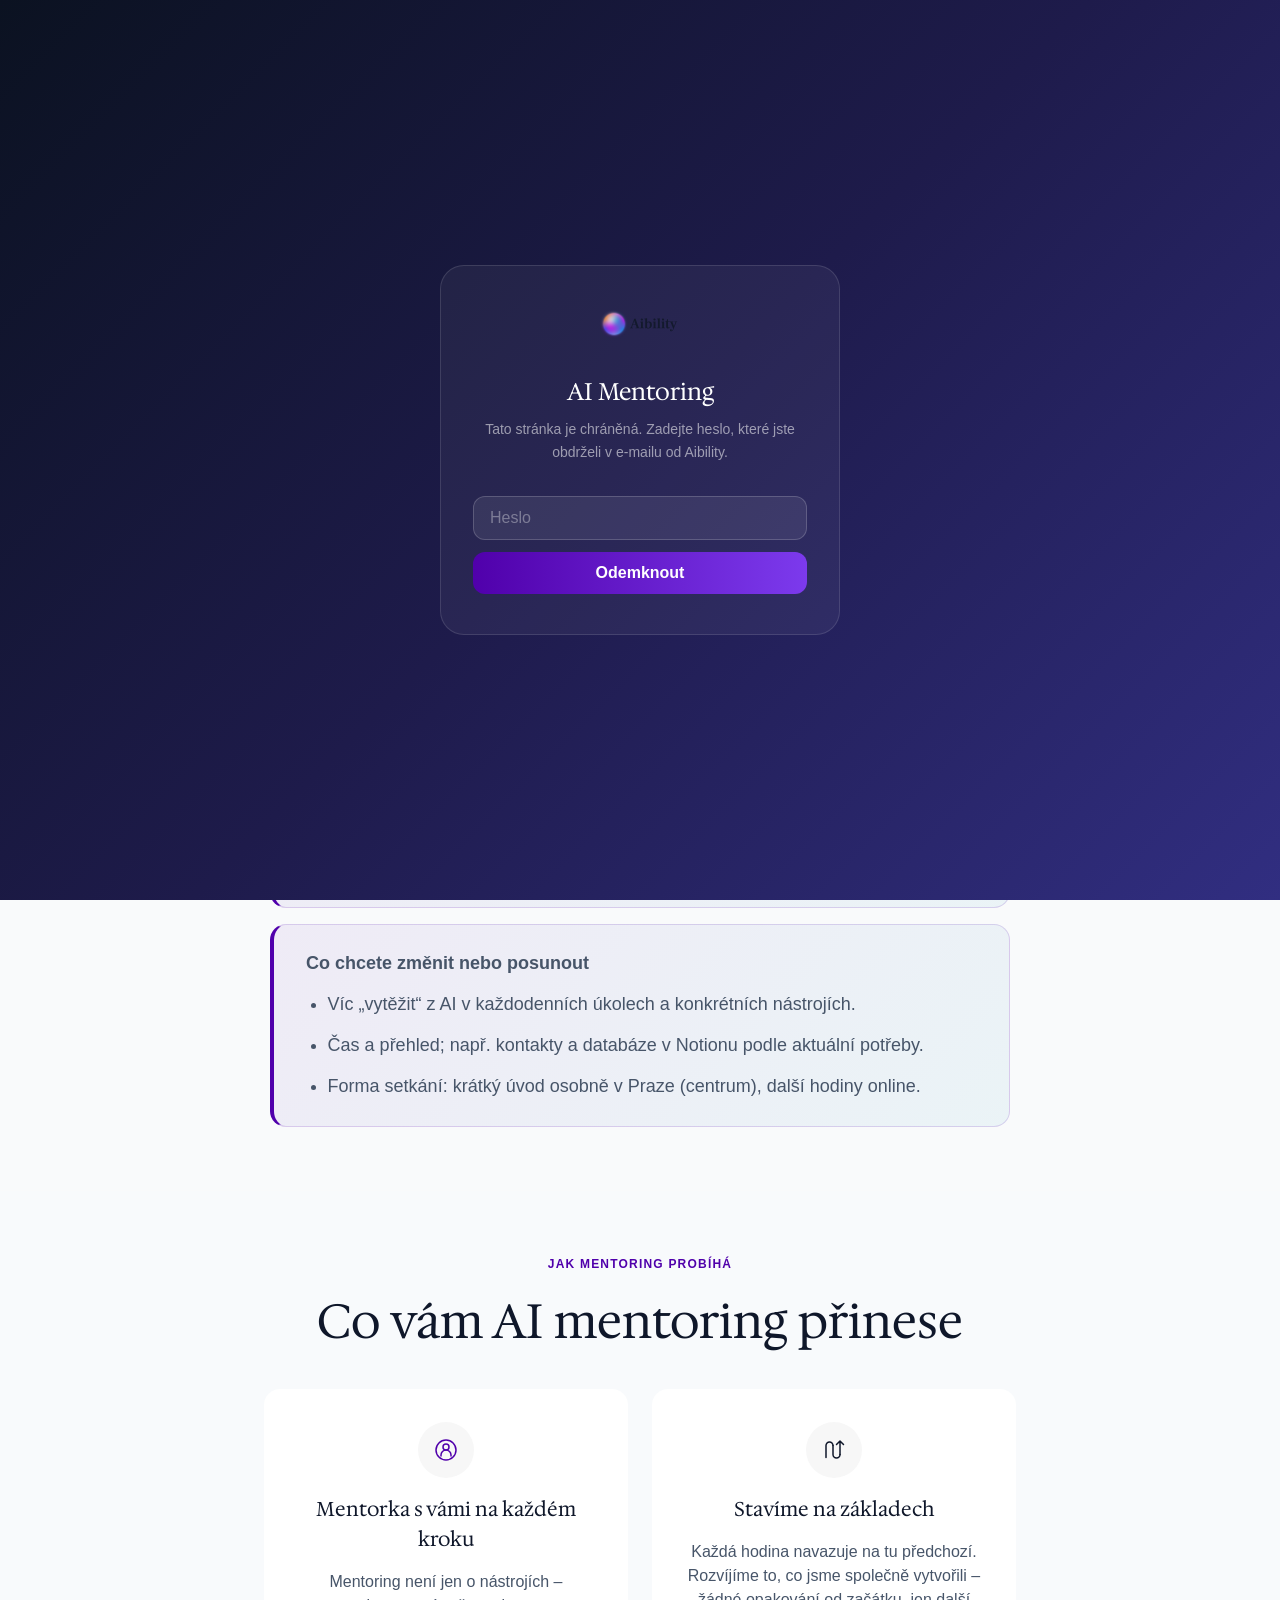
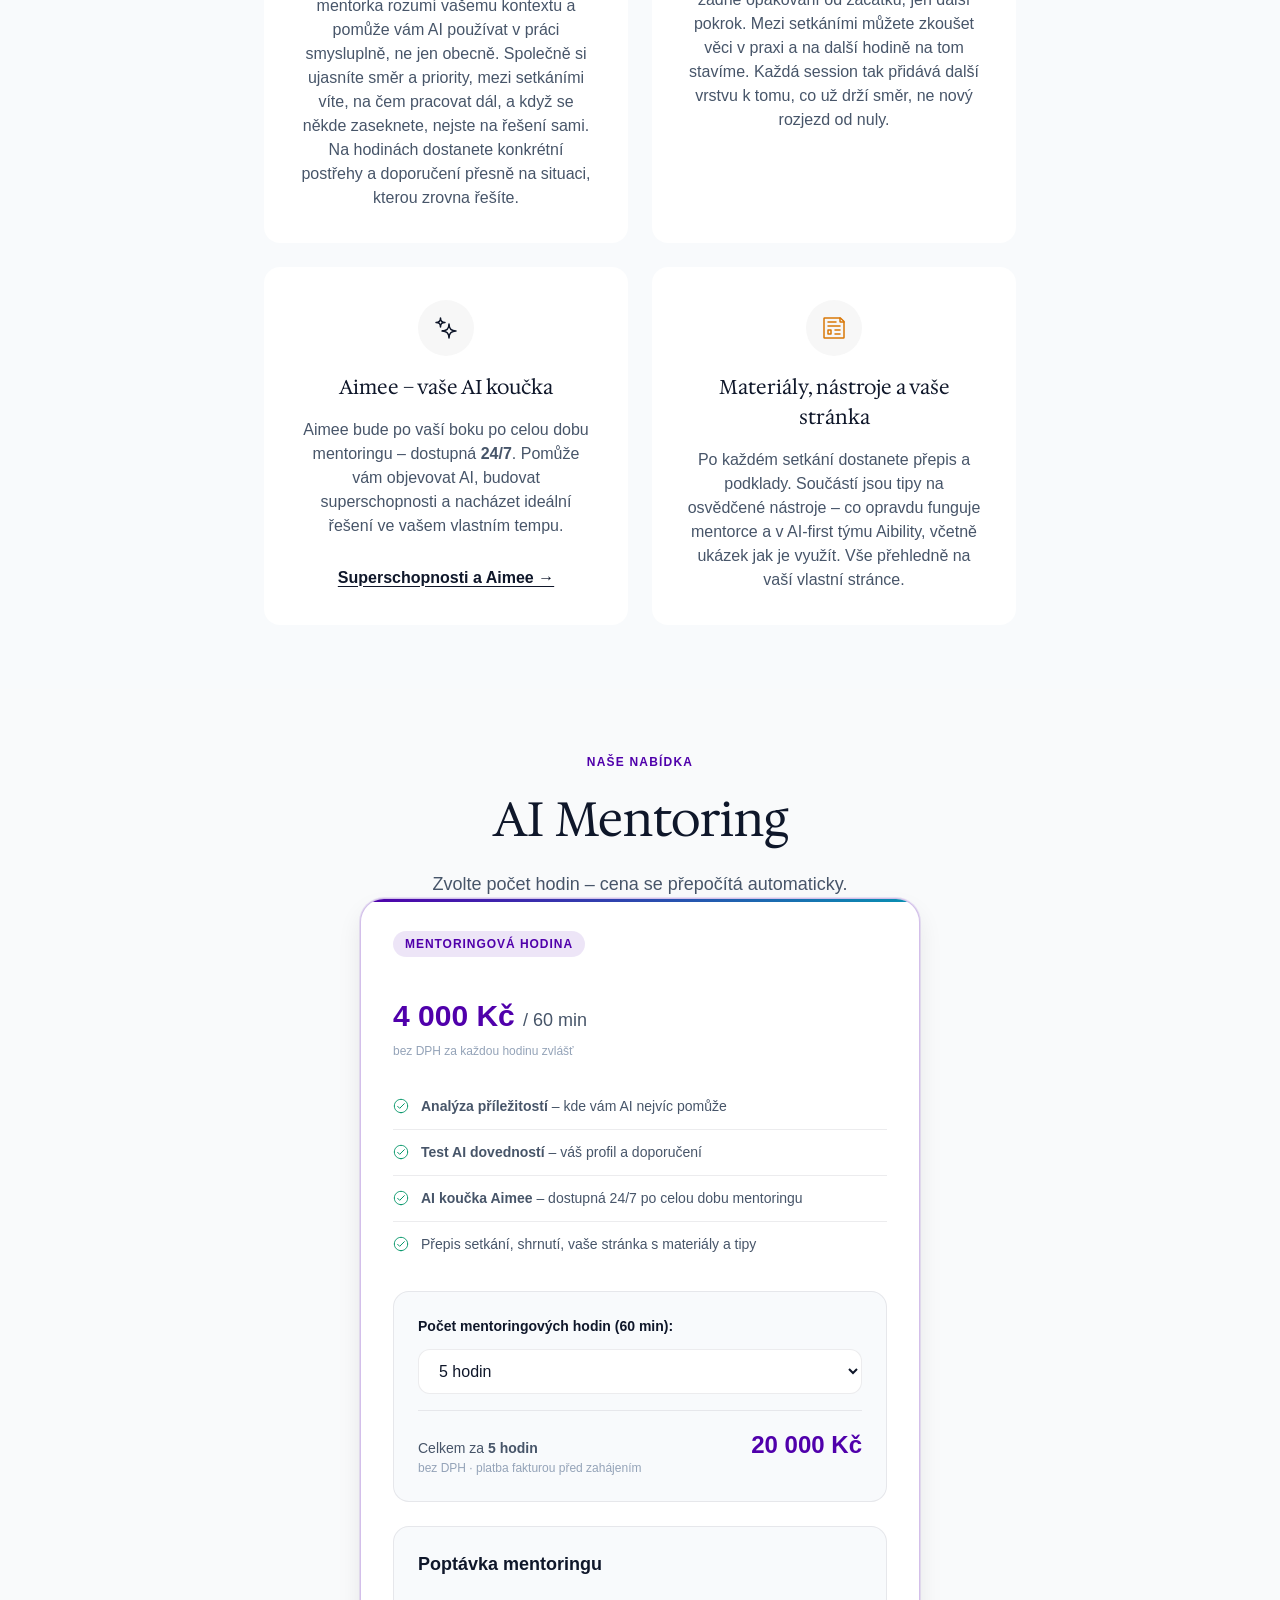
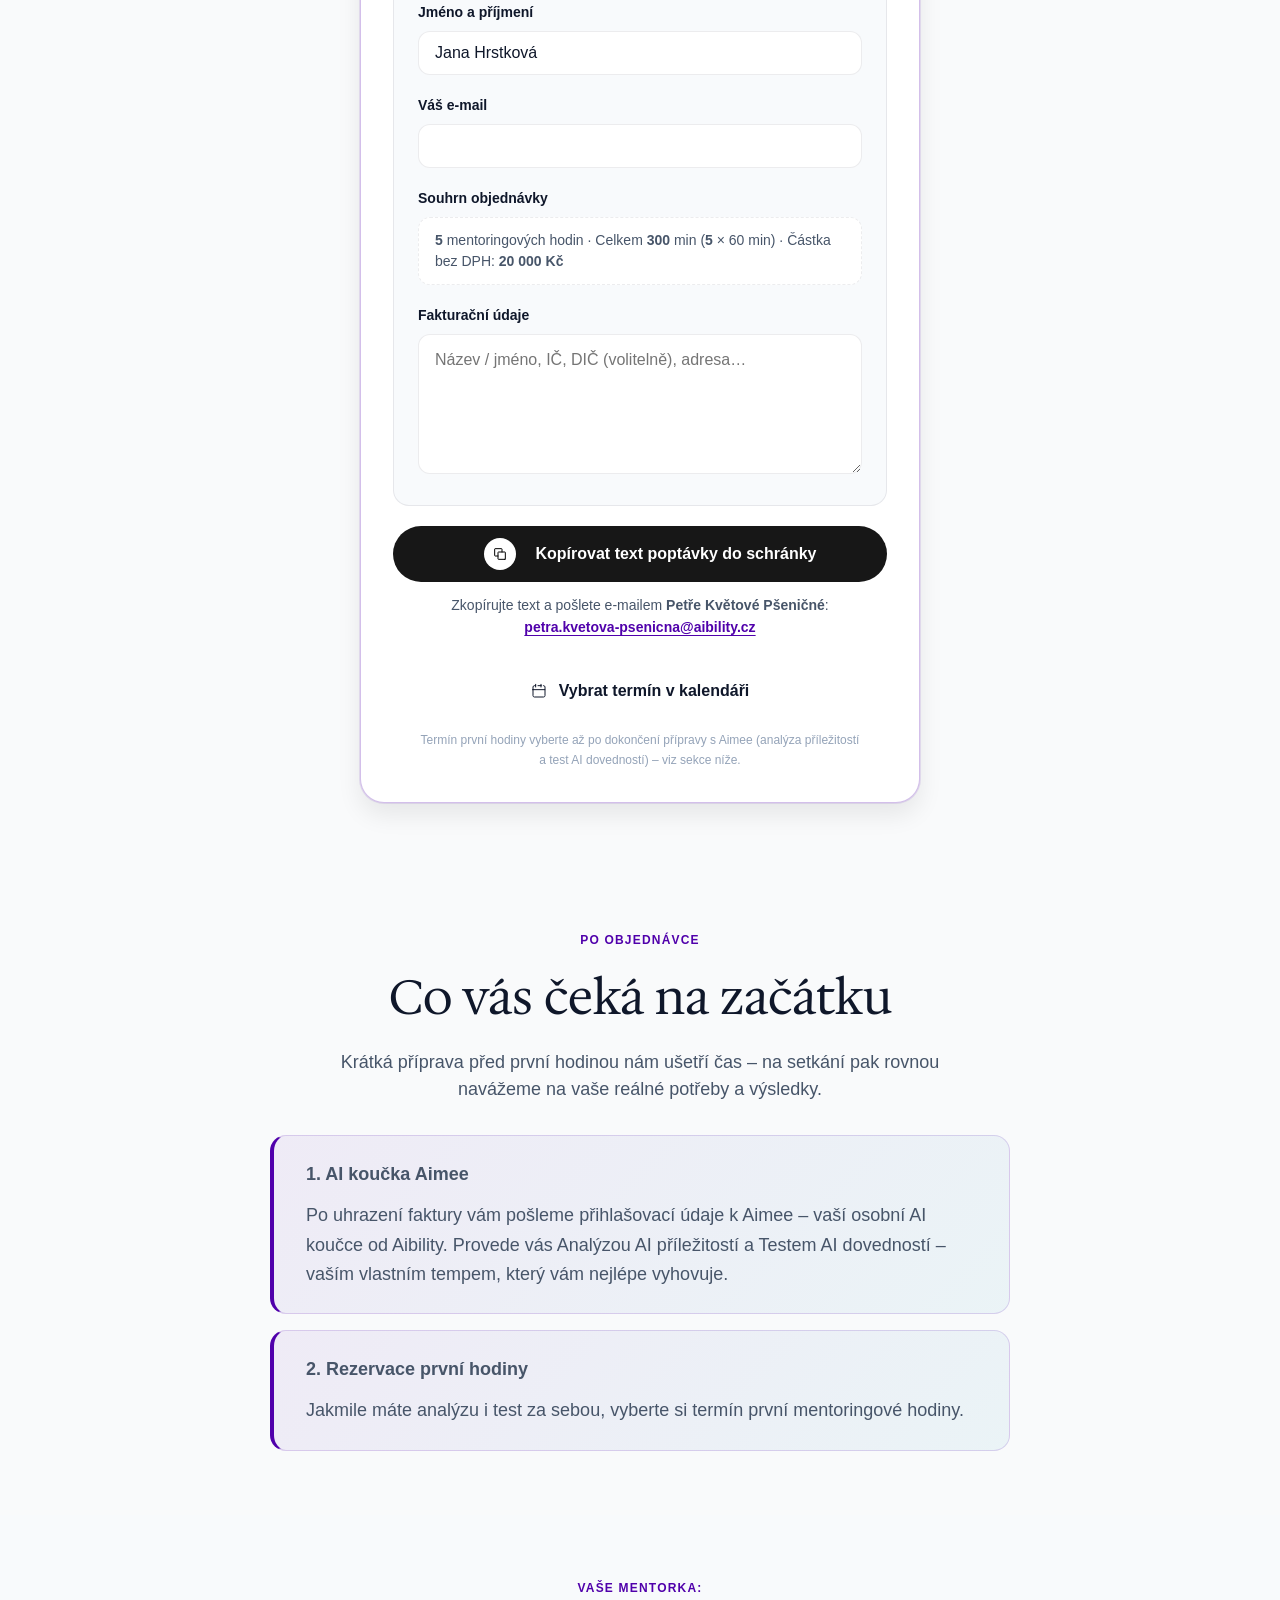
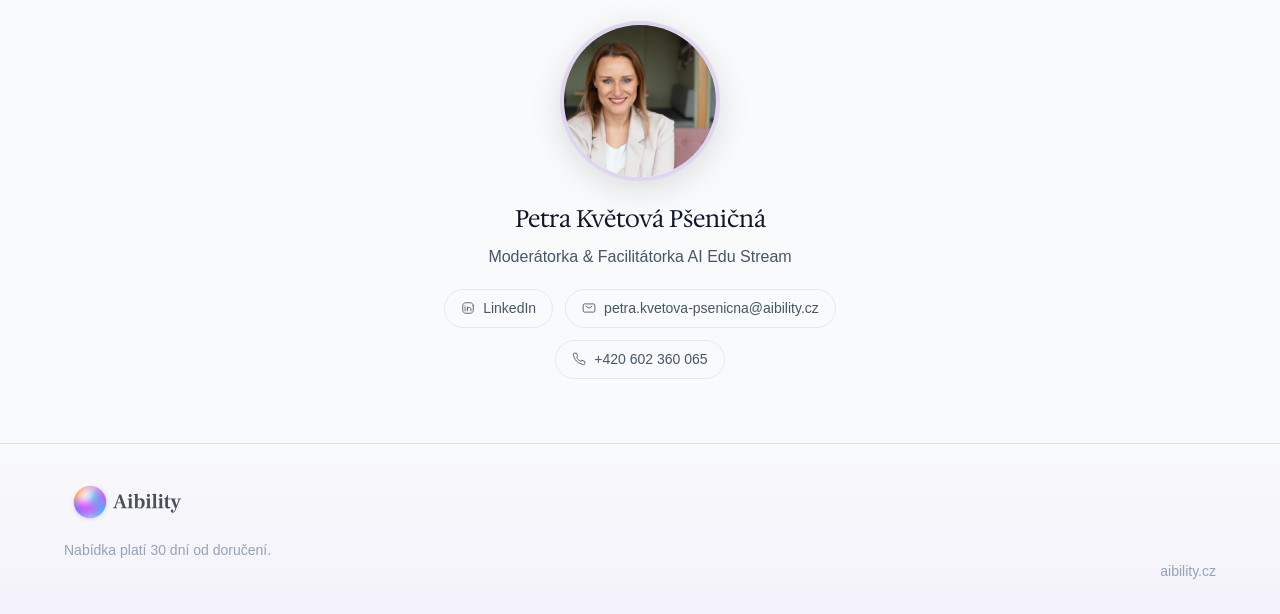
<file: jana-hrstkova/index.html>
<!DOCTYPE html>
<html lang="cs">
<head>
    <meta charset="UTF-8" />
    <meta name="viewport" content="width=device-width, initial-scale=1.0" />
    <title>AI Mentoring – nabídka pro Janu Hrstkovou | Aibility</title>
    <meta name="description" content="AI Mentoring pro Janu Hrstkovou – Aibility." />
    <meta name="robots" content="noindex, nofollow" />
    <meta name="theme-color" content="#0B1221" />

    <link rel="icon" type="image/png" href="favicon.png" sizes="32x32" />
    <link rel="icon" href="favicon.ico" sizes="16x16" />

    <link href="https://fonts.googleapis.com/css2?family=Google+Sans+Flex:wght@400;500;600;700;800&family=Hedvig+Letters+Serif:opsz@12..24&display=swap" rel="stylesheet" media="print" onload="this.media='all'" />
    <noscript>
        <link href="https://fonts.googleapis.com/css2?family=Google+Sans+Flex:wght@400;500;600;700;800&family=Hedvig+Letters+Serif:opsz@12..24&display=swap" rel="stylesheet" />
    </noscript>

    <link rel="stylesheet" href="css/styles.css" />
    <link rel="stylesheet" href="css/iconoir.css" />

    <style>
        /* ── Password overlay ─────────────────────────────────── */
        #password-overlay {
            position: fixed;
            inset: 0;
            z-index: 9999;
            background: linear-gradient(135deg, #0B1221 0%, #1E1B4B 50%, #312E81 100%);
            display: none;
            align-items: center;
            justify-content: center;
            transition: opacity 0.3s ease;
        }
        .pw-box {
            background: rgba(255,255,255,0.05);
            border: 1px solid rgba(255,255,255,0.12);
            border-radius: var(--radius-2xl);
            padding: var(--space-10) var(--space-8);
            max-width: 400px;
            width: 90%;
            text-align: center;
        }
        .pw-logo {
            display: block;
            height: 36px;
            width: auto;
            margin: 0 auto var(--space-8);
            opacity: 0.85;
        }
        .pw-title {
            font-family: var(--font-family-headings);
            font-size: var(--text-2xl);
            color: #fff;
            margin-bottom: var(--space-2);
        }
        .pw-subtitle {
            font-size: var(--text-sm);
            color: rgba(255,255,255,0.55);
            margin-bottom: var(--space-8);
            line-height: var(--leading-relaxed);
        }
        .pw-input {
            width: 100%;
            padding: var(--space-3) var(--space-4);
            border-radius: var(--radius-lg);
            border: 1px solid rgba(255,255,255,0.18);
            background: rgba(255,255,255,0.08);
            color: #fff;
            font-size: var(--text-base);
            font-family: var(--font-family);
            outline: none;
            margin-bottom: var(--space-3);
            box-sizing: border-box;
        }
        .pw-input:focus {
            border-color: rgba(124,58,237,0.7);
            background: rgba(255,255,255,0.11);
        }
        .pw-input::placeholder { color: rgba(255,255,255,0.35); }
        .pw-btn {
            width: 100%;
            padding: var(--space-3) var(--space-4);
            background: linear-gradient(90deg, #5000AB, #7C3AED);
            color: #fff;
            border: none;
            border-radius: var(--radius-lg);
            font-size: var(--text-base);
            font-weight: var(--font-semibold);
            font-family: var(--font-family);
            cursor: pointer;
            transition: opacity 0.2s;
        }
        .pw-btn:hover { opacity: 0.88; }
        .pw-btn:disabled { opacity: 0.5; cursor: not-allowed; }
        .pw-error {
            display: none;
            color: #F87171;
            font-size: var(--text-sm);
            margin-top: var(--space-3);
        }

        /* ── Hero ─────────────────────────────────────────────── */
        .hero--mentoring {
            background: linear-gradient(135deg, #0B1221 0%, #1E1B4B 50%, #312E81 100%);
            padding: var(--space-24) 0 var(--space-16);
            text-align: center;
            position: relative;
            overflow: hidden;
        }
        .hero--mentoring::before {
            content: '';
            position: absolute;
            width: 600px; height: 600px;
            background: radial-gradient(circle, rgba(80,0,171,0.15) 0%, transparent 70%);
            top: -200px; right: -100px;
            pointer-events: none;
        }
        .hero--mentoring::after {
            content: '';
            position: absolute;
            width: 400px; height: 400px;
            background: radial-gradient(circle, rgba(8,145,178,0.1) 0%, transparent 70%);
            bottom: -100px; left: -50px;
            pointer-events: none;
        }
        .hero--mentoring .hero__title {
            color: #fff;
            font-family: var(--font-family-headings);
            font-size: var(--headline-hero);
            line-height: var(--leading-tight);
            margin-bottom: var(--space-4);
        }
        .hero--mentoring .hero__subtitle {
            color: rgba(255,255,255,0.75);
            font-size: var(--text-xl);
            line-height: var(--leading-relaxed);
            max-width: 640px;
            margin: 0 auto var(--space-8);
        }

        /* ── Need card ────────────────────────────────────────── */
        .need-card {
            background: linear-gradient(135deg, rgba(80,0,171,0.06) 0%, rgba(8,145,178,0.06) 100%);
            border: 1px solid rgba(80,0,171,0.15);
            border-left: 4px solid #5000AB;
            border-radius: var(--radius-xl);
            padding: var(--space-6) var(--space-8);
            max-width: 740px;
            margin: 0 auto;
        }
        .need-card p {
            font-size: var(--text-lg);
            color: var(--color-text-secondary);
            line-height: var(--leading-relaxed);
        }

        /* ── Pricing ──────────────────────────────────────────── */
        .pricing-card {
            background: var(--color-bg-card);
            border: 1px solid var(--color-border);
            border-radius: var(--radius-2xl);
            padding: var(--space-8);
            max-width: 560px;
            margin: 0 auto;
            position: relative;
            overflow: hidden;
        }
        .pricing-card::before {
            content: '';
            position: absolute; top: 0; left: 0; right: 0; height: 3px;
            background: linear-gradient(90deg, #5000AB, #0891B2);
        }
        .pricing-card--featured {
            border-color: rgba(80,0,171,0.25);
            box-shadow: 0 0 0 1px rgba(80,0,171,0.1), var(--shadow-lg);
        }
        .pricing-badge {
            display: inline-block;
            font-size: var(--text-xs);
            font-weight: var(--font-semibold);
            text-transform: uppercase;
            letter-spacing: 0.08em;
            color: #5000AB;
            background: rgba(80,0,171,0.10);
            border-radius: var(--radius-full);
            padding: var(--space-1) var(--space-3);
            margin-bottom: var(--space-5);
        }
        .pricing-price-per {
            font-size: var(--text-3xl);
            font-weight: var(--font-extrabold);
            color: #5000AB;
            margin: var(--space-4) 0 var(--space-1);
        }
        .pricing-note {
            font-size: var(--text-xs);
            color: var(--color-text-tertiary);
            margin-bottom: var(--space-6);
        }
        .pricing-list {
            list-style: none;
            margin-bottom: var(--space-6);
        }
        .pricing-list li {
            display: flex;
            align-items: flex-start;
            gap: var(--space-3);
            padding: var(--space-3) 0;
            font-size: var(--text-sm);
            color: var(--color-text-secondary);
            border-bottom: 1px solid var(--color-border);
        }
        .pricing-list li:last-child { border-bottom: none; }
        .pricing-list li i {
            color: #059669;
            flex-shrink: 0;
            margin-top: 2px;
            font-size: 1rem;
        }

        /* ── Hours selector ───────────────────────────────────── */
        .hours-block {
            background: var(--color-bg-secondary);
            border: 1px solid var(--color-border);
            border-radius: var(--radius-xl);
            padding: var(--space-6);
            margin-bottom: var(--space-6);
        }
        .hours-block__label {
            font-size: var(--text-sm);
            font-weight: var(--font-semibold);
            color: var(--color-text-primary);
            margin-bottom: var(--space-3);
            display: block;
        }
        .hours-select {
            width: 100%;
            padding: var(--space-3) var(--space-4);
            border-radius: var(--radius-lg);
            border: 1px solid var(--color-border);
            background: var(--color-bg-card);
            color: var(--color-text-primary);
            font-size: var(--text-base);
            font-family: var(--font-family);
            margin-bottom: var(--space-4);
            cursor: pointer;
        }
        .hours-select:focus { outline: 2px solid #5000AB; outline-offset: 2px; }
        .total-row {
            display: flex;
            justify-content: space-between;
            align-items: baseline;
            border-top: 1px solid var(--color-border);
            padding-top: var(--space-4);
        }
        .total-label {
            font-size: var(--text-sm);
            color: var(--color-text-secondary);
        }
        .total-value {
            font-size: var(--text-2xl);
            font-weight: var(--font-extrabold);
            color: #5000AB;
        }
        .total-note {
            font-size: var(--text-xs);
            color: var(--color-text-tertiary);
            text-align: right;
        }

        /* ── Order steps ──────────────────────────────────────── */
        .order-steps {
            font-size: var(--text-sm);
            color: var(--color-text-secondary);
            line-height: var(--leading-relaxed);
            margin-bottom: var(--space-6);
            padding-left: var(--space-5);
        }
        .order-steps li { margin-bottom: var(--space-2); }

        .pricing-list__text {
            flex: 1;
            min-width: 0;
        }
        .pricing-list__text a {
            color: #5000AB;
            font-weight: var(--font-semibold);
            text-decoration: underline;
            text-underline-offset: 3px;
            white-space: nowrap;
        }
        .pricing-list__text a:hover {
            color: var(--color-accent-primary);
        }
        @media (max-width: 480px) {
            .pricing-list__text a { white-space: normal; }
        }

        /* ── CTA row ──────────────────────────────────────────── */
        .cta-row {
            display: flex;
            flex-direction: column;
            gap: var(--space-3);
        }

        /* ── Mentor ───────────────────────────────────────────── */
        .mentor-wrap {
            max-width: 560px;
            margin: 0 auto;
            text-align: center;
        }
        .mentor-photo {
            display: block;
            width: 160px; height: 160px;
            border-radius: 50%;
            object-fit: cover;
            border: 4px solid rgba(80,0,171,0.15);
            box-shadow: 0 8px 32px rgba(0,0,0,0.12);
            margin: 0 auto var(--space-5);
        }
        .mentor-name {
            font-size: var(--text-2xl);
            color: var(--color-text-primary);
            margin-bottom: var(--space-2);
        }
        .mentor-role {
            font-size: var(--text-base);
            color: var(--color-text-secondary);
            margin-bottom: var(--space-5);
        }
        .mentor-links {
            display: flex;
            flex-wrap: wrap;
            gap: var(--space-3);
            justify-content: center;
        }
        .mentor-link {
            display: inline-flex;
            align-items: center;
            gap: var(--space-2);
            font-size: var(--text-sm);
            color: var(--color-text-secondary);
            text-decoration: none;
            padding: var(--space-2) var(--space-4);
            border: 1px solid var(--color-border);
            border-radius: var(--radius-full);
            transition: border-color 0.2s, color 0.2s;
        }
        .mentor-link:hover {
            border-color: #5000AB;
            color: #5000AB;
        }

        /* ── Hero CTA (čitelný na tmavém pozadí – nebílý text na bílé) ── */
        .btn-hero-nabidka {
            display: inline-flex;
            align-items: center;
            justify-content: center;
            gap: var(--space-2);
            margin-top: var(--space-2);
            padding: 12px 28px 12px 28px;
            min-height: 48px;
            font-weight: var(--font-semibold);
            font-family: var(--font-family);
            font-size: var(--text-base);
            border-radius: var(--radius-full);
            text-decoration: none;
            color: #0B1221 !important;
            background: #fff;
            border: 2px solid rgba(255,255,255,0.95);
            box-shadow: 0 4px 24px rgba(0,0,0,0.15);
            transition: transform var(--transition-base), box-shadow var(--transition-base), background var(--transition-base);
        }
        .btn-hero-nabidka:hover {
            transform: translateY(-2px);
            background: rgba(255,255,255,0.92);
            color: #0B1221 !important;
            box-shadow: 0 8px 28px rgba(0,0,0,0.2);
        }
        .btn-hero-nabidka .btn__icon {
            color: #0B1221;
        }

        .section__description--tight {
            max-width: 42rem;
            margin-left: auto;
            margin-right: auto;
        }
        .section__description--tight a[href^="mailto:"] {
            color: var(--color-accent-primary);
            font-weight: var(--font-semibold);
            text-decoration: underline;
            text-underline-offset: 3px;
            word-break: break-all;
        }

        /* ── Formulář poptávky ────────────────────────────────── */
        .poptavka-form {
            text-align: left;
            margin-bottom: var(--space-6);
        }
        .poptavka-form__inner {
            border: 1px solid var(--color-border);
            border-radius: var(--radius-xl);
            padding: var(--space-6);
            background: var(--color-bg-secondary);
        }
        .poptavka-form__title {
            font-size: var(--text-lg);
            font-weight: var(--font-semibold);
            color: var(--color-text-primary);
            margin: 0 0 var(--space-6) 0;
            padding: 0;
            font-family: var(--font-family);
        }
        .poptavka-field {
            margin-bottom: var(--space-5);
        }
        .poptavka-field:last-of-type { margin-bottom: 0; }
        .poptavka-field label {
            display: block;
            font-size: var(--text-sm);
            font-weight: var(--font-semibold);
            color: var(--color-text-primary);
            margin-bottom: var(--space-2);
        }
        .poptavka-field .poptavka-hint {
            font-size: var(--text-xs);
            font-weight: var(--font-normal);
            color: var(--color-text-tertiary);
            margin-top: var(--space-1);
        }
        .poptavka-field input[type="text"],
        .poptavka-field input[type="email"],
        .poptavka-field textarea {
            width: 100%;
            max-width: 100%;
            box-sizing: border-box;
            padding: var(--space-3) var(--space-4);
            border-radius: var(--radius-lg);
            border: 1px solid var(--color-border);
            background: var(--color-bg-card);
            color: var(--color-text-primary);
            font-size: var(--text-base);
            font-family: var(--font-family);
        }
        .poptavka-field textarea {
            min-height: 140px;
            resize: vertical;
            line-height: var(--leading-relaxed);
        }
        .poptavka-field input:focus,
        .poptavka-field textarea:focus {
            outline: 2px solid rgba(80, 0, 171, 0.35);
            outline-offset: 2px;
        }
        .poptavka-readonly {
            font-size: var(--text-sm);
            color: var(--color-text-secondary);
            padding: var(--space-3) var(--space-4);
            background: var(--color-bg-card);
            border-radius: var(--radius-lg);
            border: 1px dashed var(--color-border);
        }
        .poptavka-status {
            display: none;
            margin-top: var(--space-5);
            padding: var(--space-5);
            border-radius: var(--radius-lg);
            font-size: var(--text-sm);
            line-height: var(--leading-relaxed);
        }
        .poptavka-status--ok {
            display: block;
            background: rgba(5, 150, 105, 0.1);
            border: 1px solid rgba(5, 150, 105, 0.35);
            color: var(--color-text-primary);
        }
        .poptavka-status--err {
            display: block;
            background: rgba(220, 38, 38, 0.08);
            border: 1px solid rgba(220, 38, 38, 0.3);
            color: var(--color-text-primary);
        }
        .poptavka-alt {
            margin-top: var(--space-6);
            padding: var(--space-4);
            border-radius: var(--radius-lg);
            border: 1px solid var(--color-border);
            background: var(--color-bg-secondary);
        }
        .poptavka-alt summary {
            cursor: pointer;
            font-size: var(--text-sm);
            font-weight: var(--font-semibold);
            color: var(--color-text-secondary);
        }
        .poptavka-alt[open] summary {
            margin-bottom: var(--space-4);
        }
        a.poptavka-mailto-btn {
            display: inline-flex;
            align-items: center;
            text-decoration: none;
            box-sizing: border-box;
        }

        /* ── Responsive hero headline ─────────────────────────── */
        @media (min-width: 768px) {
            .hero--mentoring .hero__title {
                font-size: clamp(2rem, 4vw, 3rem);
            }
        }

        .focus-notes {
            list-style: disc;
            margin: 0;
            padding-left: 1.35rem;
            font-size: var(--text-lg);
            color: var(--color-text-secondary);
            line-height: var(--leading-relaxed);
        }
        .focus-notes li { margin-bottom: var(--space-3); }
        .focus-notes li:last-child { margin-bottom: 0; }

        /* mailto: viditelný odkaz (globální a { color: inherit } ho jinak schová) */
        a.poptavka-email-link {
            color: #5000AB;
            font-weight: var(--font-semibold);
            text-decoration: underline;
            text-underline-offset: 3px;
            word-break: break-all;
        }
        a.poptavka-email-link:hover {
            color: #3d007d;
        }

        /* Horní lišta: sticky = drží se horního okraje okna, zároveň je v toku stránky */
        #header.header {
            position: sticky;
            top: 0;
            z-index: 5000;
            width: 100%;
            box-sizing: border-box;
        }
        html {
            scroll-padding-top: 6rem;
        }
    </style>
</head>
<body>

<!-- ════════════════════════════════════════════════════════════════
     PASSWORD OVERLAY
     ════════════════════════════════════════════════════════════════ -->
<div id="password-overlay" aria-modal="true" role="dialog" aria-labelledby="pw-title-text">
    <div class="pw-box">
        <img src="assets/logo/Aibility_logo_vector.svg" alt="Aibility" class="pw-logo" />
        <h1 class="pw-title" id="pw-title-text">AI Mentoring</h1>
        <p class="pw-subtitle">Tato stránka je chráněná. Zadejte heslo, které jste obdrželi v&nbsp;e-mailu od Aibility.</p>
        <form id="password-form" novalidate>
            <input
                type="password"
                id="password-input"
                class="pw-input"
                placeholder="Heslo"
                autocomplete="current-password"
                required
            />
            <button type="submit" id="password-btn" class="pw-btn">Odemknout</button>
            <p id="password-error" class="pw-error" role="alert"></p>
        </form>
    </div>
</div>

<a href="#main-content" class="skip-link">Přejít na obsah</a>

<!-- ════════════════════════════════════════════════════════════════
     HEADER – vizuál jako Soňa Schwarzová
     ════════════════════════════════════════════════════════════════ -->
<header class="header" id="header">
    <div class="header__container container">
        <div class="header__left">
            <a href="https://aibility.cz" class="header__logo" target="_blank" rel="noopener" aria-label="Aibility – domovská stránka">
                <img src="assets/logo/Aibility_logo_vector.svg" alt="Aibility" class="header__logo-img" width="120" height="40" fetchpriority="high" />
            </a>
        </div>
        <nav class="header__nav" aria-label="Hlavní navigace">
            <ul class="header__nav-list">
                <li><a href="#potreby" class="header__nav-item">Co řešíme</a></li>
                <li><a href="#prubeh" class="header__nav-item">Průběh</a></li>
                <li><a href="#nabidka" class="header__nav-item">Nabídka</a></li>
                <li><a href="#po-objednavce" class="header__nav-item" aria-label="Co vás čeká na začátku">Začátek</a></li>
                <li><a href="#mentorka" class="header__nav-item">Mentorka</a></li>
            </ul>
        </nav>
    </div>
</header>

<main id="main-content" tabindex="-1">

<!-- ════════════════════════════════════════════════════════════════
     HERO
     ════════════════════════════════════════════════════════════════ -->
<section class="hero--mentoring" id="hero">
    <div class="container" style="position: relative; z-index: 1;">
        <span class="badge badge--dark" style="margin-bottom: var(--space-4); display: inline-flex;">
            <i class="iconoir-calendar"></i>
            Osobní nabídka · Březen 2026
        </span>
        <h1 class="hero__title">AI Mentoring<br>pro Janu Hrstkovou</h1>
        <a href="#nabidka" class="btn-hero-nabidka" style="margin-top: var(--space-8);">
            <i class="iconoir-arrow-down btn__icon"></i>
            Přejít k&nbsp;nabídce
        </a>
    </div>
</section>

<!-- ════════════════════════════════════════════════════════════════
     CO ŘEŠÍME
     ════════════════════════════════════════════════════════════════ -->
<section class="section" id="potreby">
    <div class="container" style="max-width: 800px;">
        <span class="section__eyebrow">Úvodem</span>
        <h2 class="section__title">Co řešíme</h2>

        <div class="need-card" style="margin-top: var(--space-8);">
            <p style="margin: 0 0 var(--space-3) 0;"><strong>Aktuální situace</strong></p>
            <ul class="focus-notes">
                <li>Hodně aktivit, e-mailů a komunikačních kanálů – potřeba udržet přehled v&nbsp;běžné práci.</li>
                <li>Zájem o praktické využití AI v&nbsp;práci, ne o&nbsp;další obecný kurz.</li>
            </ul>
        </div>
        <div class="need-card" style="margin-top: var(--space-4);">
            <p style="margin: 0 0 var(--space-3) 0;"><strong>Co chcete změnit nebo posunout</strong></p>
            <ul class="focus-notes">
                <li>Víc „vytěžit“ z&nbsp;AI v&nbsp;každodenních úkolech a konkrétních nástrojích.</li>
                <li>Čas a přehled; např. kontakty a databáze v&nbsp;Notionu podle aktuální potřeby.</li>
                <li>Forma setkání: krátký úvod osobně v&nbsp;Praze (centrum), další hodiny online.</li>
            </ul>
        </div>
    </div>
</section>

<!-- ════════════════════════════════════════════════════════════════
     PRŮBĚH MENTORINGU
     ════════════════════════════════════════════════════════════════ -->
<section class="section" id="prubeh" style="background: var(--color-bg-secondary);">
    <div class="container" style="max-width: 800px;">
        <span class="section__eyebrow">Jak mentoring probíhá</span>
        <h2 class="section__title">Co vám AI mentoring přinese</h2>

        <div class="cards-grid cards-grid--2" style="margin-top: var(--space-8);">
            <div class="feature-card">
                <div class="feature-card__icon feature-card__icon--pink">
                    <i class="iconoir-user-circle"></i>
                </div>
                <h3 class="feature-card__title">Mentorka s vámi na každém kroku</h3>
                <p class="feature-card__description">Mentoring není jen o nástrojích – mentorka rozumí vašemu kontextu a pomůže vám AI používat v práci smysluplně, ne jen obecně. Společně si ujasníte směr a priority, mezi setkáními víte, na čem pracovat dál, a když se někde zaseknete, nejste na řešení sami. Na hodinách dostanete konkrétní postřehy a doporučení přesně na situaci, kterou zrovna řešíte.</p>
            </div>
            <div class="feature-card">
                <div class="feature-card__icon feature-card__icon--teal">
                    <i class="iconoir-path-arrow"></i>
                </div>
                <h3 class="feature-card__title">Stavíme na základech</h3>
                <p class="feature-card__description">Každá hodina navazuje na tu předchozí. Rozvíjíme to, co jsme společně vytvořili – žádné opakování od začátku, jen další pokrok. Mezi setkáními můžete zkoušet věci v praxi a na další hodině na tom stavíme. Každá session tak přidává další vrstvu k tomu, co už drží směr, ne nový rozjezd od nuly.</p>
            </div>
            <div class="feature-card">
                <div class="feature-card__icon feature-card__icon--purple">
                    <i class="iconoir-sparks"></i>
                </div>
                <h3 class="feature-card__title">Aimee – vaše AI koučka</h3>
                <p class="feature-card__description">Aimee bude po vaší boku po celou dobu mentoringu – dostupná <strong>24/7</strong>. Pomůže vám objevovat AI, budovat superschopnosti a nacházet ideální řešení ve vašem vlastním tempu.</p>
                <p style="margin-top: var(--space-3);"><a href="https://aibility.cz/superpowers" target="_blank" rel="noopener" style="display: inline-flex; align-items: center; gap: 0.3em; font-weight: 600; color: var(--color-primary); text-decoration: underline; text-underline-offset: 3px;">Superschopnosti a Aimee&nbsp;→</a></p>
            </div>
            <div class="feature-card">
                <div class="feature-card__icon feature-card__icon--yellow">
                    <i class="iconoir-journal-page"></i>
                </div>
                <h3 class="feature-card__title">Materiály, nástroje a vaše stránka</h3>
                <p class="feature-card__description">Po každém setkání dostanete přepis a podklady. Součástí jsou tipy na osvědčené nástroje – co opravdu funguje mentorce a v AI-first týmu Aibility, včetně ukázek jak je využít. Vše přehledně na vaší vlastní stránce.</p>
            </div>
        </div>
    </div>
</section>

<!-- ════════════════════════════════════════════════════════════════
     NABÍDKA – INTERAKTIVNÍ
     ════════════════════════════════════════════════════════════════ -->
<section class="section" id="nabidka">
    <div class="container" style="max-width: 800px;">
        <span class="section__eyebrow">Naše nabídka</span>
        <h2 class="section__title">AI Mentoring</h2>
        <p class="section__description section__description--tight">Zvolte počet hodin – cena se přepočítá automaticky.</p>

        <div class="pricing-card pricing-card--featured">
            <span class="pricing-badge">Mentoringová hodina</span>

            <div class="pricing-price-per">4&nbsp;000&nbsp;Kč <span style="font-size: var(--text-lg); font-weight: var(--font-normal); color: var(--color-text-secondary);">/ 60 min</span></div>
            <p class="pricing-note">bez DPH za každou hodinu zvlášť</p>

            <!-- Benefity -->
            <ul class="pricing-list">
                <li>
                    <i class="iconoir-check-circle"></i>
                    <span><strong>Analýza příležitostí</strong> – kde vám AI nejvíc pomůže</span>
                </li>
                <li>
                    <i class="iconoir-check-circle"></i>
                    <span><strong>Test AI dovedností</strong> – váš profil a doporučení</span>
                </li>
                <li>
                    <i class="iconoir-check-circle"></i>
                    <span><strong>AI koučka Aimee</strong> – dostupná 24/7 po celou dobu mentoringu</span>
                </li>
                <li>
                    <i class="iconoir-check-circle"></i>
                    <span>Přepis setkání, shrnutí, vaše stránka s&nbsp;materiály a tipy</span>
                </li>
            </ul>

            <!-- Výběr počtu hodin -->
            <div class="hours-block">
                <label class="hours-block__label" for="hodiny-select">Počet mentoringových hodin (60&nbsp;min):</label>
                <select id="hodiny-select" class="hours-select" aria-label="Počet mentoringových hodin">
                    <option value="1">1 hodina</option>
                    <option value="2">2 hodiny</option>
                    <option value="3">3 hodiny</option>
                    <option value="4">4 hodiny</option>
                    <option value="5" selected>5 hodin</option>
                    <option value="6">6 hodin</option>
                    <option value="8">8 hodin</option>
                    <option value="10">10 hodin</option>
                    <option value="12">12 hodin</option>
                </select>
                <div class="total-row">
                    <div>
                        <p class="total-label">Celkem za <strong id="total-hodiny">5&nbsp;hodin</strong></p>
                        <p class="total-note">bez DPH · platba fakturou před zahájením</p>
                    </div>
                    <div id="total-cena" class="total-value">20&nbsp;000&nbsp;Kč</div>
                </div>
            </div>

            <form id="form-poptavka" class="poptavka-form">
                <div class="poptavka-form__inner">
                    <h3 class="poptavka-form__title">Poptávka mentoringu</h3>

                    <div class="poptavka-field">
                        <label for="poptavka-jmeno">Jméno a příjmení</label>
                        <input type="text" id="poptavka-jmeno" name="name" autocomplete="name" maxlength="200" />
                    </div>
                    <div class="poptavka-field">
                        <label for="poptavka-email">Váš e-mail</label>
                        <input type="email" id="poptavka-email" name="email" autocomplete="email" />
                    </div>
                    <div class="poptavka-field">
                        <span style="display:block;font-size:var(--text-sm);font-weight:var(--font-semibold);color:var(--color-text-primary);margin-bottom:var(--space-2);">Souhrn objednávky</span>
                        <div class="poptavka-readonly" id="poptavka-souhrn" aria-live="polite">
                            <strong id="poptavka-souhrn-hodiny">5</strong> <span id="poptavka-souhrn-hodiny-slovo">mentoringových hodin</span> · Celkem <strong id="poptavka-souhrn-minuty">300</strong> min (<strong id="poptavka-souhrn-krat-hodiny">5</strong> × 60 min) · Částka bez DPH: <strong id="poptavka-souhrn-cena">20 000 Kč</strong>
                        </div>
                    </div>
                    <div class="poptavka-field">
                        <label for="poptavka-fakturace">Fakturační údaje</label>
                        <textarea id="poptavka-fakturace" name="billing" placeholder="Název / jméno, IČ, DIČ (volitelně), adresa…" maxlength="4000"></textarea>
                    </div>
                </div>

                <div style="margin-top: var(--space-5);">
                    <button type="button" id="cta-kopiruj" class="btn btn--primary btn--lg" style="width: 100%; justify-content: center; cursor: pointer; border: none;">
                        <i class="iconoir-copy btn__icon" style="margin-right: 4px;"></i>
                        Kopírovat text poptávky do schránky
                    </button>
                    <p style="font-size: var(--text-sm); color: var(--color-text-secondary); margin-top: var(--space-3); text-align: center; line-height: var(--leading-relaxed);">
                        Zkopírujte text a pošlete e-mailem <strong>Petře Květové Pšeničné</strong>:<br />
                        <a class="poptavka-email-link" href="mailto:petra.kvetova-psenicna@aibility.cz?subject=Objedn%C3%A1vka%20mentoringu" aria-label="E-mail Petry Květové Pšeničné (otevře výchozí poštovní program)">petra.kvetova-psenicna@aibility.cz</a>
                    </p>
                </div>

                <div id="poptavka-status" class="poptavka-status" role="status" aria-live="polite"></div>
            </form>

            <div style="margin-top: var(--space-6); text-align: center;">
                <a href="https://calendar.app.google/UAmLdMxEeTVpDtjz5" target="_blank" rel="noopener" class="btn btn--secondary btn--lg">
                    <i class="iconoir-calendar btn__icon" style="margin-right: 4px;"></i>
                    Vybrat termín v kalendáři
                </a>
                <p style="font-size: var(--text-xs); color: var(--color-text-tertiary); margin-top: var(--space-3); max-width: 28rem; margin-left: auto; margin-right: auto; line-height: var(--leading-relaxed);">
                    Termín první hodiny vyberte až po dokončení přípravy s Aimee (analýza příležitostí a test AI dovedností) – viz sekce níže.
                </p>
            </div>
        </div>
    </div>
</section>

<!-- ════════════════════════════════════════════════════════════════
     PO OBJEDNÁVCE – kroky před první hodinou (po sekci Nabídka)
     ════════════════════════════════════════════════════════════════ -->
<section class="section" id="po-objednavce">
    <div class="container" style="max-width: 800px;">
        <span class="section__eyebrow">Po objednávce</span>
        <h2 class="section__title">Co vás čeká na začátku</h2>
        <p class="section__description">Krátká příprava před první hodinou nám ušetří čas – na setkání pak rovnou navážeme na vaše reálné potřeby a výsledky.</p>

        <div class="need-card" style="margin-top: var(--space-8);">
            <p style="margin: 0 0 var(--space-3) 0;"><strong>1. AI koučka Aimee</strong></p>
            <p style="margin: 0;">Po uhrazení faktury vám pošleme přihlašovací údaje k Aimee – vaší osobní AI koučce od Aibility. Provede vás Analýzou AI příležitostí a Testem AI dovedností – vaším vlastním tempem, který vám nejlépe vyhovuje.</p>
        </div>
        <div class="need-card" style="margin-top: var(--space-4);">
            <p style="margin: 0 0 var(--space-3) 0;"><strong>2. Rezervace první hodiny</strong></p>
            <p style="margin: 0;">Jakmile máte analýzu i test za sebou, vyberte si termín první mentoringové hodiny.</p>
        </div>
    </div>
</section>

<!-- ════════════════════════════════════════════════════════════════
     MENTORKA
     ════════════════════════════════════════════════════════════════ -->
<section class="section" id="mentorka" style="background: var(--color-bg-secondary);">
    <div class="container mentor-wrap">
        <span class="section__eyebrow">Vaše mentorka:</span>
        <div style="margin-top: var(--space-6); display: flex; flex-direction: column; align-items: center;">
            <img src="assets/images/mentor_petra.jpg" alt="Petra Květová Pšeničná" class="mentor-photo" />
            <h2 class="mentor-name" style="font-family: var(--font-family-headings);">Petra Květová Pšeničná</h2>
            <p class="mentor-role">Moderátorka &amp;&nbsp;Facilitátorka AI&nbsp;Edu&nbsp;Stream</p>
            <div class="mentor-links">
                <a href="https://www.linkedin.com/in/petra-kv%C4%9Btov%C3%A1-p%C5%A1enicna/" target="_blank" rel="noopener" class="mentor-link">
                    <i class="iconoir-linkedin"></i>
                    LinkedIn
                </a>
                <a href="mailto:petra.kvetova-psenicna@aibility.cz" class="mentor-link">
                    <i class="iconoir-mail"></i>
                    petra.kvetova-psenicna@aibility.cz
                </a>
                <a href="tel:+420602360065" class="mentor-link">
                    <i class="iconoir-phone"></i>
                    +420&nbsp;602&nbsp;360&nbsp;065
                </a>
            </div>
        </div>
    </div>
</section>

</main>

<!-- ════════════════════════════════════════════════════════════════
     FOOTER
     ════════════════════════════════════════════════════════════════ -->
<footer class="footer">
    <div class="container">
        <div class="footer__grid">
            <div>
                <img src="assets/logo/Aibility_logo_vector.svg" alt="Aibility" class="header__logo-img" width="100" height="34" style="opacity: 0.75; height: auto;" />
                <p style="margin-top: var(--space-3); font-size: var(--text-sm); color: var(--color-text-tertiary);">
                    Nabídka platí 30 dní od doručení.
                </p>
            </div>
            <div style="text-align: right;">
                <p style="font-size: var(--text-sm); color: var(--color-text-tertiary);">
                    <a href="https://aibility.cz" target="_blank" rel="noopener">aibility.cz</a>
                </p>
            </div>
        </div>
    </div>
</footer>

<script src="js/main.js"></script>
</body>
</html>
</file>
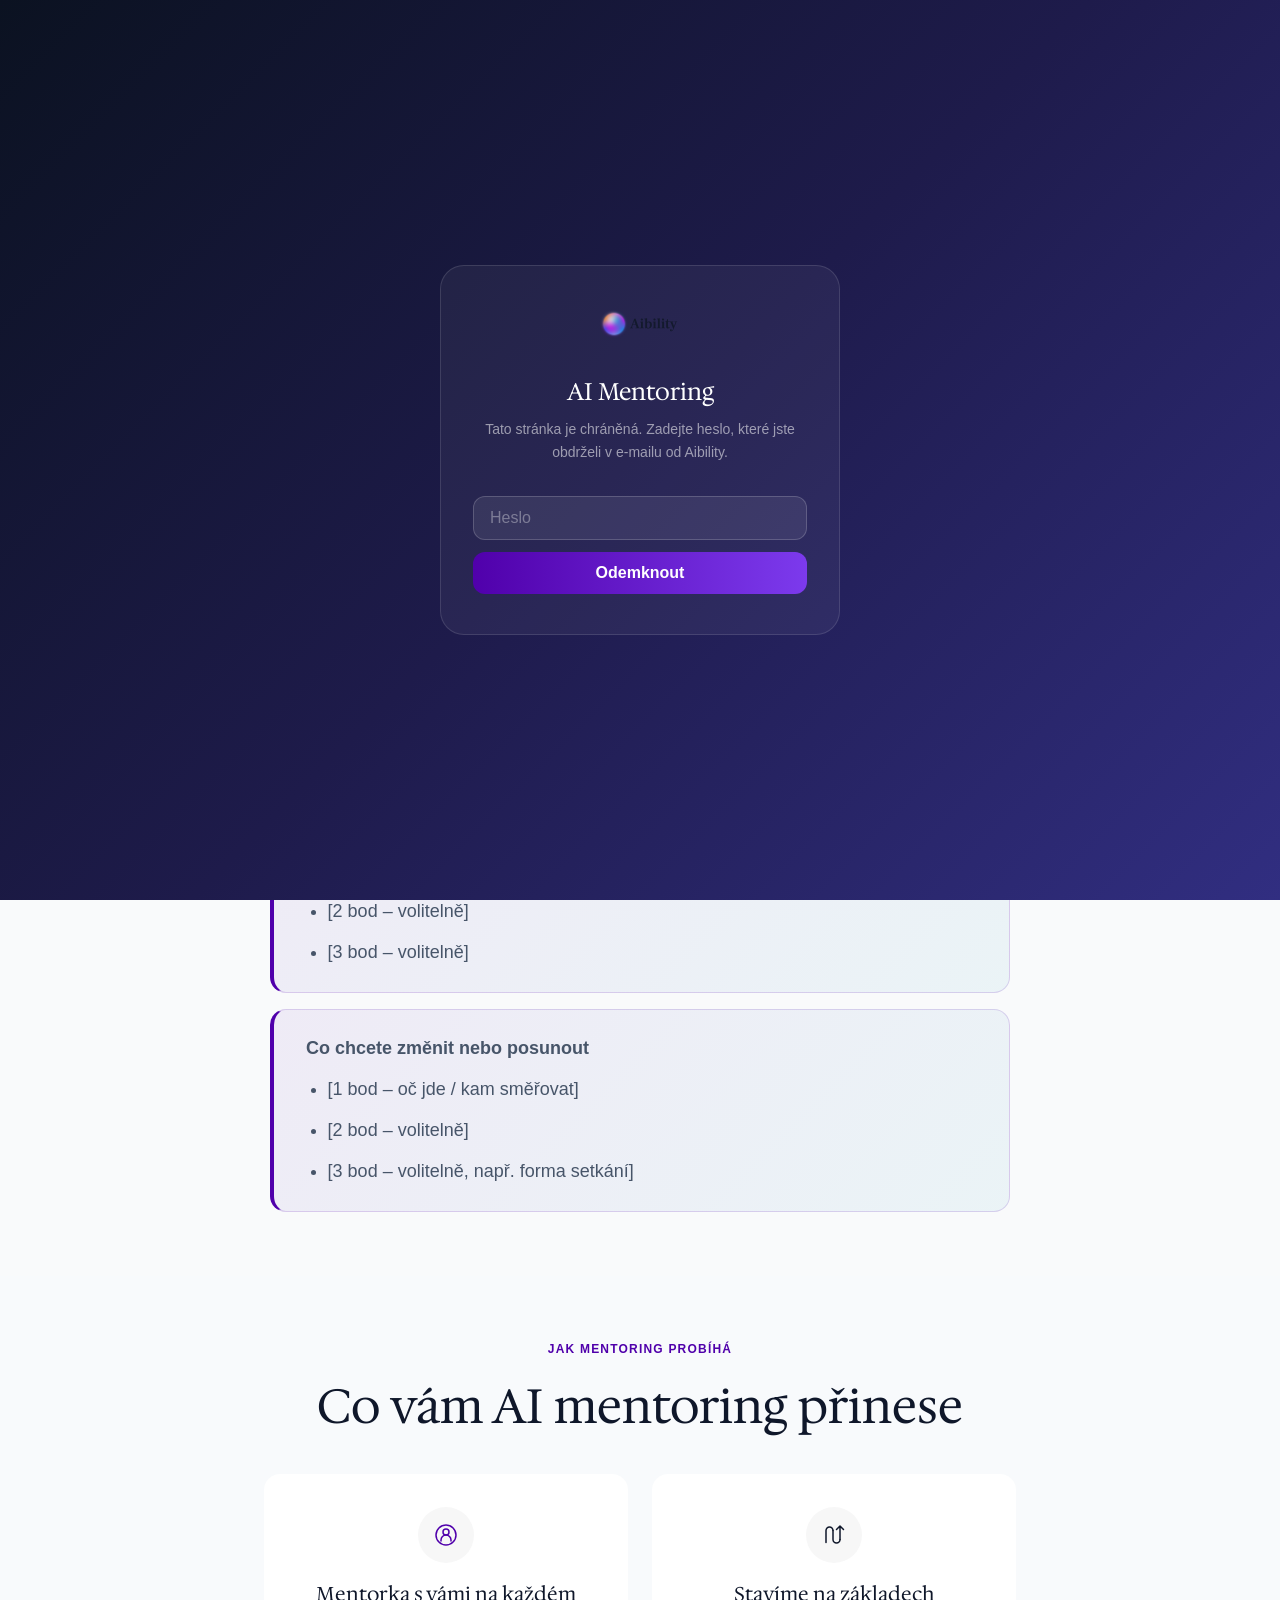
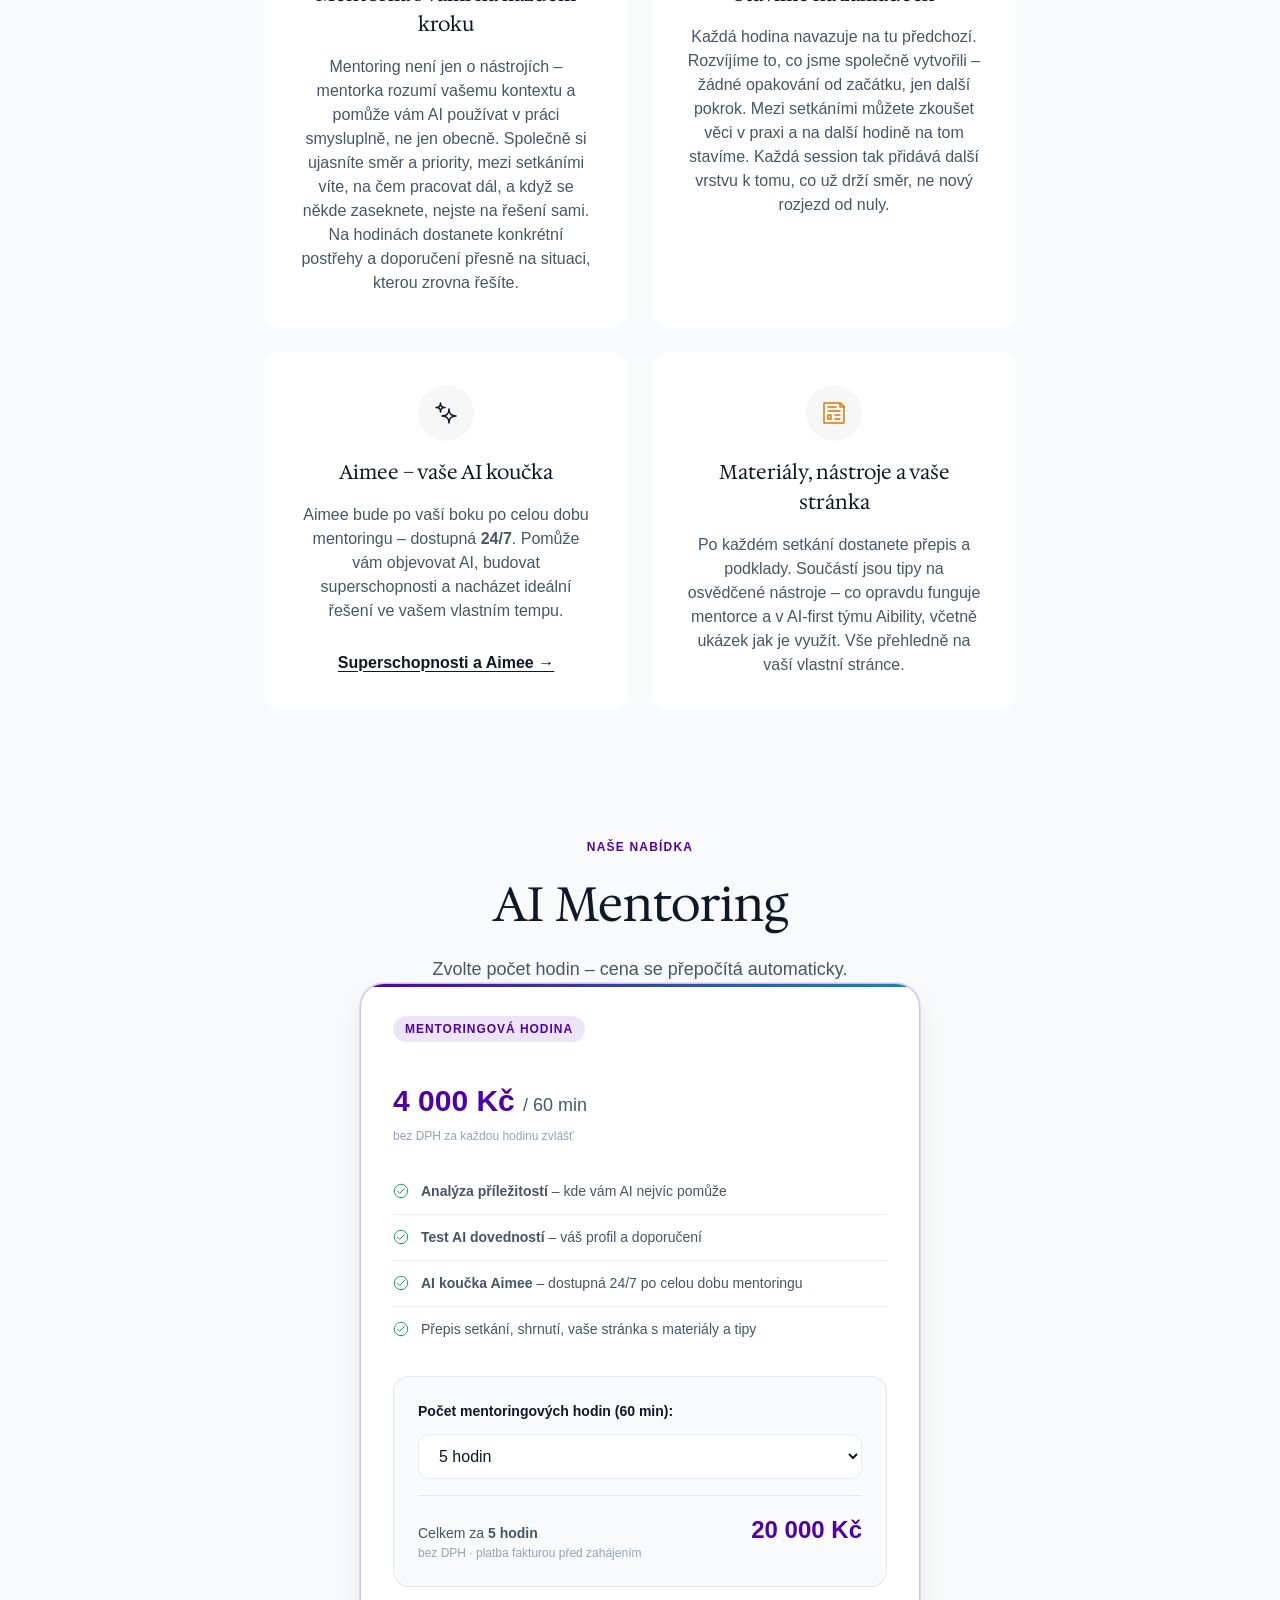
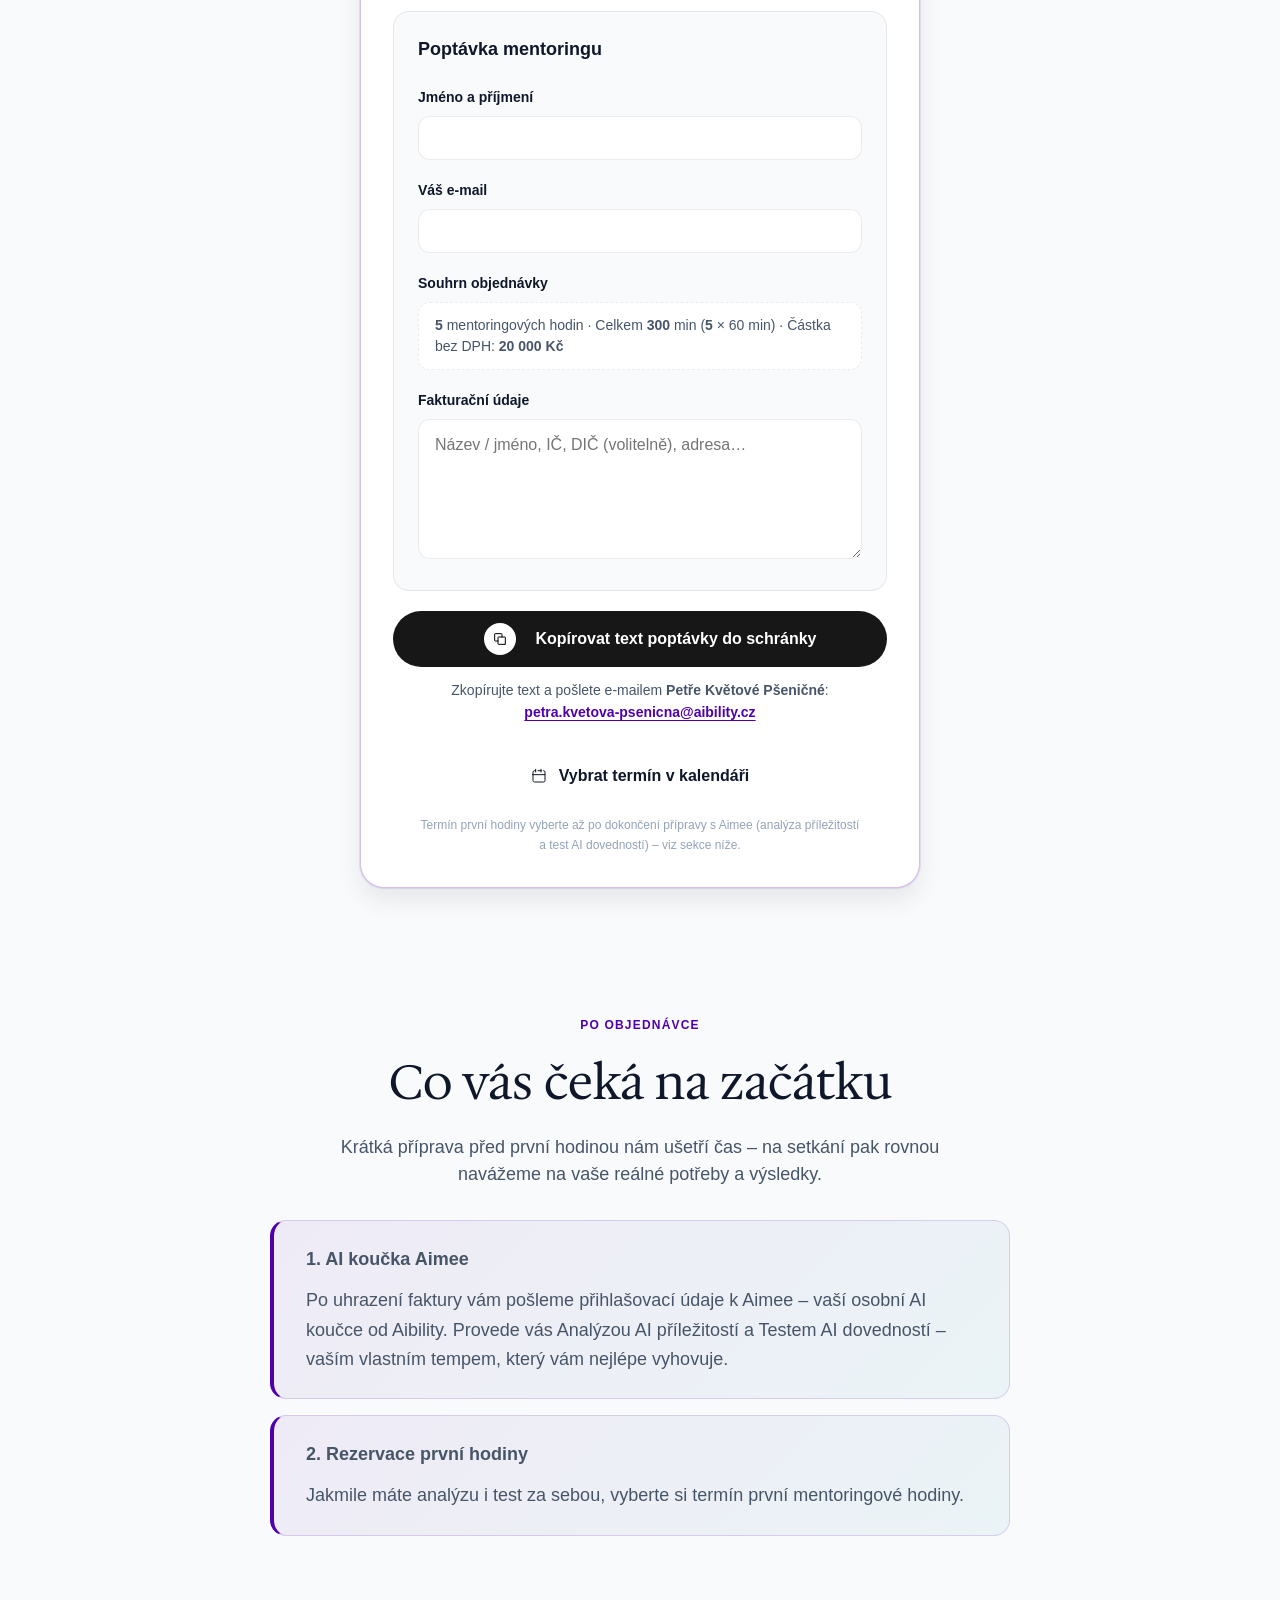
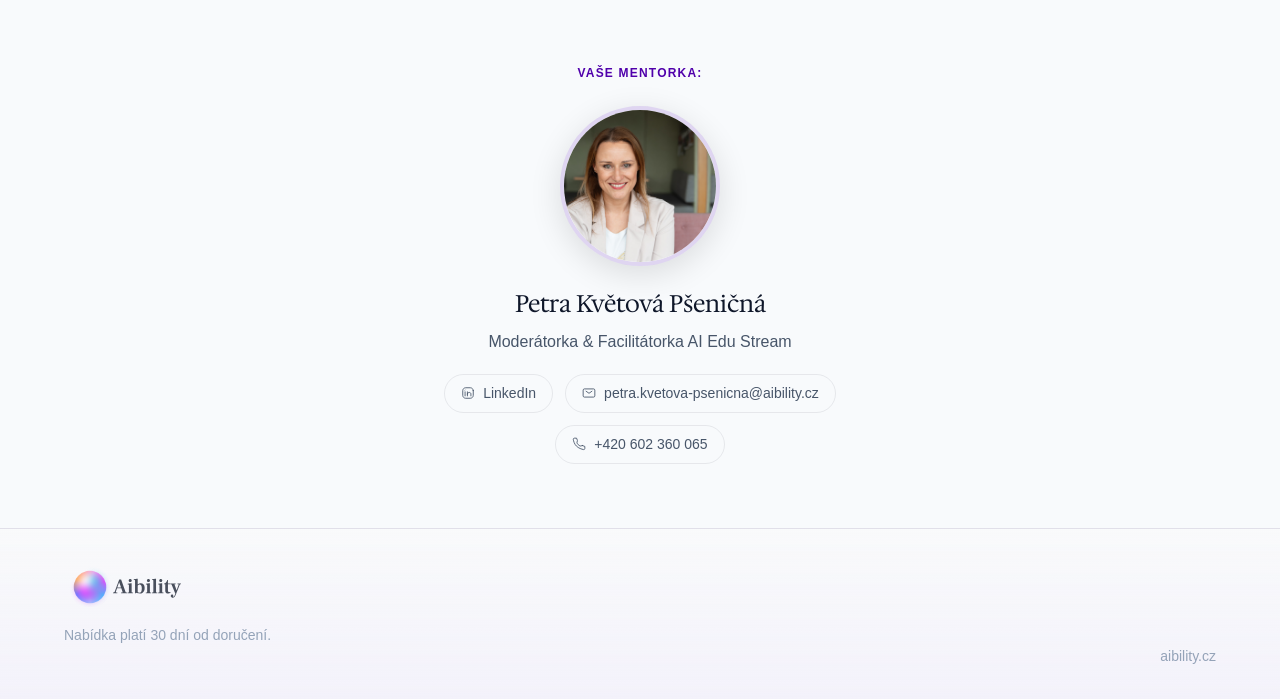
<file: vzor/index.html>
<!DOCTYPE html>
<html lang="cs">
<head>
    <meta charset="UTF-8" />
    <meta name="viewport" content="width=device-width, initial-scale=1.0" />
    <!-- ═══════════════════════════════════════════════════════════
         VZOR: Změň níže jméno klientky a popis
         ═══════════════════════════════════════════════════════════ -->
    <title>AI Mentoring – nabídka pro [Jméno klientky] | Aibility</title>
    <meta name="description" content="Osobní nabídka AI mentoringu pro [Jméno klientky] od Aibility." />
    <meta name="robots" content="noindex, nofollow" />
    <meta name="theme-color" content="#0B1221" />

    <link rel="icon" type="image/png" href="favicon.png" sizes="32x32" />
    <link rel="icon" href="favicon.ico" sizes="16x16" />

    <link href="https://fonts.googleapis.com/css2?family=Google+Sans+Flex:wght@400;500;600;700;800&family=Hedvig+Letters+Serif:opsz@12..24&display=swap" rel="stylesheet" media="print" onload="this.media='all'" />
    <noscript>
        <link href="https://fonts.googleapis.com/css2?family=Google+Sans+Flex:wght@400;500;600;700;800&family=Hedvig+Letters+Serif:opsz@12..24&display=swap" rel="stylesheet" />
    </noscript>

    <link rel="stylesheet" href="css/styles.css" />
    <link rel="stylesheet" href="css/iconoir.css" />

    <style>
        /* ── Password overlay ─────────────────────────────────── */
        #password-overlay {
            position: fixed;
            inset: 0;
            z-index: 9999;
            background: linear-gradient(135deg, #0B1221 0%, #1E1B4B 50%, #312E81 100%);
            display: none;
            align-items: center;
            justify-content: center;
            transition: opacity 0.3s ease;
        }
        .pw-box {
            background: rgba(255,255,255,0.05);
            border: 1px solid rgba(255,255,255,0.12);
            border-radius: var(--radius-2xl);
            padding: var(--space-10) var(--space-8);
            max-width: 400px;
            width: 90%;
            text-align: center;
        }
        .pw-logo {
            display: block;
            height: 36px;
            width: auto;
            margin: 0 auto var(--space-8);
            opacity: 0.85;
        }
        .pw-title {
            font-family: var(--font-family-headings);
            font-size: var(--text-2xl);
            color: #fff;
            margin-bottom: var(--space-2);
        }
        .pw-subtitle {
            font-size: var(--text-sm);
            color: rgba(255,255,255,0.55);
            margin-bottom: var(--space-8);
            line-height: var(--leading-relaxed);
        }
        .pw-input {
            width: 100%;
            padding: var(--space-3) var(--space-4);
            border-radius: var(--radius-lg);
            border: 1px solid rgba(255,255,255,0.18);
            background: rgba(255,255,255,0.08);
            color: #fff;
            font-size: var(--text-base);
            font-family: var(--font-family);
            outline: none;
            margin-bottom: var(--space-3);
            box-sizing: border-box;
        }
        .pw-input:focus {
            border-color: rgba(124,58,237,0.7);
            background: rgba(255,255,255,0.11);
        }
        .pw-input::placeholder { color: rgba(255,255,255,0.35); }
        .pw-btn {
            width: 100%;
            padding: var(--space-3) var(--space-4);
            background: linear-gradient(90deg, #5000AB, #7C3AED);
            color: #fff;
            border: none;
            border-radius: var(--radius-lg);
            font-size: var(--text-base);
            font-weight: var(--font-semibold);
            font-family: var(--font-family);
            cursor: pointer;
            transition: opacity 0.2s;
        }
        .pw-btn:hover { opacity: 0.88; }
        .pw-btn:disabled { opacity: 0.5; cursor: not-allowed; }
        .pw-error {
            display: none;
            color: #F87171;
            font-size: var(--text-sm);
            margin-top: var(--space-3);
        }

        /* ── Hero ─────────────────────────────────────────────── */
        .hero--mentoring {
            background: linear-gradient(135deg, #0B1221 0%, #1E1B4B 50%, #312E81 100%);
            padding: var(--space-24) 0 var(--space-16);
            text-align: center;
            position: relative;
            overflow: hidden;
        }
        .hero--mentoring::before {
            content: '';
            position: absolute;
            width: 600px; height: 600px;
            background: radial-gradient(circle, rgba(80,0,171,0.15) 0%, transparent 70%);
            top: -200px; right: -100px;
            pointer-events: none;
        }
        .hero--mentoring::after {
            content: '';
            position: absolute;
            width: 400px; height: 400px;
            background: radial-gradient(circle, rgba(8,145,178,0.1) 0%, transparent 70%);
            bottom: -100px; left: -50px;
            pointer-events: none;
        }
        .hero--mentoring .hero__title {
            color: #fff;
            font-family: var(--font-family-headings);
            font-size: var(--headline-hero);
            line-height: var(--leading-tight);
            margin-bottom: var(--space-4);
        }
        .hero--mentoring .hero__subtitle {
            color: rgba(255,255,255,0.75);
            font-size: var(--text-xl);
            line-height: var(--leading-relaxed);
            max-width: 640px;
            margin: 0 auto var(--space-8);
        }

        /* ── Need card ────────────────────────────────────────── */
        .need-card {
            background: linear-gradient(135deg, rgba(80,0,171,0.06) 0%, rgba(8,145,178,0.06) 100%);
            border: 1px solid rgba(80,0,171,0.15);
            border-left: 4px solid #5000AB;
            border-radius: var(--radius-xl);
            padding: var(--space-6) var(--space-8);
            max-width: 740px;
            margin: 0 auto;
        }
        .need-card p {
            font-size: var(--text-lg);
            color: var(--color-text-secondary);
            line-height: var(--leading-relaxed);
        }
        .focus-notes {
            list-style: disc;
            margin: 0;
            padding-left: 1.35rem;
            font-size: var(--text-lg);
            color: var(--color-text-secondary);
            line-height: var(--leading-relaxed);
        }
        .focus-notes li { margin-bottom: var(--space-3); }
        .focus-notes li:last-child { margin-bottom: 0; }

        /* ── Pricing ──────────────────────────────────────────── */
        .pricing-card {
            background: var(--color-bg-card);
            border: 1px solid var(--color-border);
            border-radius: var(--radius-2xl);
            padding: var(--space-8);
            max-width: 560px;
            margin: 0 auto;
            position: relative;
            overflow: hidden;
        }
        .pricing-card::before {
            content: '';
            position: absolute; top: 0; left: 0; right: 0; height: 3px;
            background: linear-gradient(90deg, #5000AB, #0891B2);
        }
        .pricing-card--featured {
            border-color: rgba(80,0,171,0.25);
            box-shadow: 0 0 0 1px rgba(80,0,171,0.1), var(--shadow-lg);
        }
        .pricing-badge {
            display: inline-block;
            font-size: var(--text-xs);
            font-weight: var(--font-semibold);
            text-transform: uppercase;
            letter-spacing: 0.08em;
            color: #5000AB;
            background: rgba(80,0,171,0.10);
            border-radius: var(--radius-full);
            padding: var(--space-1) var(--space-3);
            margin-bottom: var(--space-5);
        }
        .pricing-price-per {
            font-size: var(--text-3xl);
            font-weight: var(--font-extrabold);
            color: #5000AB;
            margin: var(--space-4) 0 var(--space-1);
        }
        .pricing-note {
            font-size: var(--text-xs);
            color: var(--color-text-tertiary);
            margin-bottom: var(--space-6);
        }
        .pricing-list {
            list-style: none;
            margin-bottom: var(--space-6);
        }
        .pricing-list li {
            display: flex;
            align-items: flex-start;
            gap: var(--space-3);
            padding: var(--space-3) 0;
            font-size: var(--text-sm);
            color: var(--color-text-secondary);
            border-bottom: 1px solid var(--color-border);
        }
        .pricing-list li:last-child { border-bottom: none; }
        .pricing-list li i {
            color: #059669;
            flex-shrink: 0;
            margin-top: 2px;
            font-size: 1rem;
        }

        /* ── Hours selector ───────────────────────────────────── */
        .hours-block {
            background: var(--color-bg-secondary);
            border: 1px solid var(--color-border);
            border-radius: var(--radius-xl);
            padding: var(--space-6);
            margin-bottom: var(--space-6);
        }
        .hours-block__label {
            font-size: var(--text-sm);
            font-weight: var(--font-semibold);
            color: var(--color-text-primary);
            margin-bottom: var(--space-3);
            display: block;
        }
        .hours-select {
            width: 100%;
            padding: var(--space-3) var(--space-4);
            border-radius: var(--radius-lg);
            border: 1px solid var(--color-border);
            background: var(--color-bg-card);
            color: var(--color-text-primary);
            font-size: var(--text-base);
            font-family: var(--font-family);
            margin-bottom: var(--space-4);
            cursor: pointer;
        }
        .hours-select:focus { outline: 2px solid #5000AB; outline-offset: 2px; }
        .total-row {
            display: flex;
            justify-content: space-between;
            align-items: baseline;
            border-top: 1px solid var(--color-border);
            padding-top: var(--space-4);
        }
        .total-label {
            font-size: var(--text-sm);
            color: var(--color-text-secondary);
        }
        .total-value {
            font-size: var(--text-2xl);
            font-weight: var(--font-extrabold);
            color: #5000AB;
        }
        .total-note {
            font-size: var(--text-xs);
            color: var(--color-text-tertiary);
            text-align: right;
        }

        /* ── Order steps ──────────────────────────────────────── */
        .order-steps {
            font-size: var(--text-sm);
            color: var(--color-text-secondary);
            line-height: var(--leading-relaxed);
            margin-bottom: var(--space-6);
            padding-left: var(--space-5);
        }
        .order-steps li { margin-bottom: var(--space-2); }

        .pricing-list__text {
            flex: 1;
            min-width: 0;
        }
        .pricing-list__text a {
            color: #5000AB;
            font-weight: var(--font-semibold);
            text-decoration: underline;
            text-underline-offset: 3px;
            white-space: nowrap;
        }
        .pricing-list__text a:hover {
            color: var(--color-accent-primary);
        }
        @media (max-width: 480px) {
            .pricing-list__text a { white-space: normal; }
        }

        /* ── CTA row ──────────────────────────────────────────── */
        .cta-row {
            display: flex;
            flex-direction: column;
            gap: var(--space-3);
        }

        /* ── Mentor ───────────────────────────────────────────── */
        .mentor-wrap {
            max-width: 560px;
            margin: 0 auto;
            text-align: center;
        }
        .mentor-photo {
            display: block;
            width: 160px; height: 160px;
            border-radius: 50%;
            object-fit: cover;
            border: 4px solid rgba(80,0,171,0.15);
            box-shadow: 0 8px 32px rgba(0,0,0,0.12);
            margin: 0 auto var(--space-5);
        }
        .mentor-name {
            font-size: var(--text-2xl);
            color: var(--color-text-primary);
            margin-bottom: var(--space-2);
        }
        .mentor-role {
            font-size: var(--text-base);
            color: var(--color-text-secondary);
            margin-bottom: var(--space-5);
        }
        .mentor-links {
            display: flex;
            flex-wrap: wrap;
            gap: var(--space-3);
            justify-content: center;
        }
        .mentor-link {
            display: inline-flex;
            align-items: center;
            gap: var(--space-2);
            font-size: var(--text-sm);
            color: var(--color-text-secondary);
            text-decoration: none;
            padding: var(--space-2) var(--space-4);
            border: 1px solid var(--color-border);
            border-radius: var(--radius-full);
            transition: border-color 0.2s, color 0.2s;
        }
        .mentor-link:hover {
            border-color: #5000AB;
            color: #5000AB;
        }

        /* ── Hero CTA (čitelný na tmavém pozadí – nebílý text na bílé) ── */
        .btn-hero-nabidka {
            display: inline-flex;
            align-items: center;
            justify-content: center;
            gap: var(--space-2);
            margin-top: var(--space-2);
            padding: 12px 28px 12px 28px;
            min-height: 48px;
            font-weight: var(--font-semibold);
            font-family: var(--font-family);
            font-size: var(--text-base);
            border-radius: var(--radius-full);
            text-decoration: none;
            color: #0B1221 !important;
            background: #fff;
            border: 2px solid rgba(255,255,255,0.95);
            box-shadow: 0 4px 24px rgba(0,0,0,0.15);
            transition: transform var(--transition-base), box-shadow var(--transition-base), background var(--transition-base);
        }
        .btn-hero-nabidka:hover {
            transform: translateY(-2px);
            background: rgba(255,255,255,0.92);
            color: #0B1221 !important;
            box-shadow: 0 8px 28px rgba(0,0,0,0.2);
        }
        .btn-hero-nabidka .btn__icon {
            color: #0B1221;
        }

        .section__description--tight {
            max-width: 42rem;
            margin-left: auto;
            margin-right: auto;
        }
        .section__description--tight a[href^="mailto:"] {
            color: var(--color-accent-primary);
            font-weight: var(--font-semibold);
            text-decoration: underline;
            text-underline-offset: 3px;
            word-break: break-all;
        }

        /* ── Formulář poptávky ────────────────────────────────── */
        .poptavka-form {
            text-align: left;
            margin-bottom: var(--space-6);
        }
        .poptavka-form__inner {
            border: 1px solid var(--color-border);
            border-radius: var(--radius-xl);
            padding: var(--space-6);
            background: var(--color-bg-secondary);
        }
        .poptavka-form__title {
            font-size: var(--text-lg);
            font-weight: var(--font-semibold);
            color: var(--color-text-primary);
            margin: 0 0 var(--space-6) 0;
            padding: 0;
            font-family: var(--font-family);
        }
        .poptavka-field {
            margin-bottom: var(--space-5);
        }
        .poptavka-field:last-of-type { margin-bottom: 0; }
        .poptavka-field label {
            display: block;
            font-size: var(--text-sm);
            font-weight: var(--font-semibold);
            color: var(--color-text-primary);
            margin-bottom: var(--space-2);
        }
        .poptavka-field .poptavka-hint {
            font-size: var(--text-xs);
            font-weight: var(--font-normal);
            color: var(--color-text-tertiary);
            margin-top: var(--space-1);
        }
        .poptavka-field input[type="text"],
        .poptavka-field input[type="email"],
        .poptavka-field textarea {
            width: 100%;
            max-width: 100%;
            box-sizing: border-box;
            padding: var(--space-3) var(--space-4);
            border-radius: var(--radius-lg);
            border: 1px solid var(--color-border);
            background: var(--color-bg-card);
            color: var(--color-text-primary);
            font-size: var(--text-base);
            font-family: var(--font-family);
        }
        .poptavka-field textarea {
            min-height: 140px;
            resize: vertical;
            line-height: var(--leading-relaxed);
        }
        .poptavka-field input:focus,
        .poptavka-field textarea:focus {
            outline: 2px solid rgba(80, 0, 171, 0.35);
            outline-offset: 2px;
        }
        .poptavka-readonly {
            font-size: var(--text-sm);
            color: var(--color-text-secondary);
            padding: var(--space-3) var(--space-4);
            background: var(--color-bg-card);
            border-radius: var(--radius-lg);
            border: 1px dashed var(--color-border);
        }
        .poptavka-status {
            display: none;
            margin-top: var(--space-5);
            padding: var(--space-5);
            border-radius: var(--radius-lg);
            font-size: var(--text-sm);
            line-height: var(--leading-relaxed);
        }
        .poptavka-status--ok {
            display: block;
            background: rgba(5, 150, 105, 0.1);
            border: 1px solid rgba(5, 150, 105, 0.35);
            color: var(--color-text-primary);
        }
        .poptavka-status--err {
            display: block;
            background: rgba(220, 38, 38, 0.08);
            border: 1px solid rgba(220, 38, 38, 0.3);
            color: var(--color-text-primary);
        }
        .poptavka-alt {
            margin-top: var(--space-6);
            padding: var(--space-4);
            border-radius: var(--radius-lg);
            border: 1px solid var(--color-border);
            background: var(--color-bg-secondary);
        }
        .poptavka-alt summary {
            cursor: pointer;
            font-size: var(--text-sm);
            font-weight: var(--font-semibold);
            color: var(--color-text-secondary);
        }
        .poptavka-alt[open] summary {
            margin-bottom: var(--space-4);
        }
        a.poptavka-mailto-btn {
            display: inline-flex;
            align-items: center;
            text-decoration: none;
            box-sizing: border-box;
        }

        a.poptavka-email-link {
            color: #5000AB;
            font-weight: var(--font-semibold);
            text-decoration: underline;
            text-underline-offset: 3px;
            word-break: break-all;
        }
        a.poptavka-email-link:hover {
            color: #3d007d;
        }

        /* ── Responsive hero headline ─────────────────────────── */
        @media (min-width: 768px) {
            .hero--mentoring .hero__title {
                font-size: clamp(2rem, 4vw, 3rem);
            }
        }

        /* Horní lišta (logo + menu) zůstane u horního okraje při scrollování */
        #header.header {
            position: sticky;
            top: 0;
            z-index: 5000;
            width: 100%;
            box-sizing: border-box;
        }
        html {
            scroll-padding-top: 6rem;
        }
    </style>
</head>
<body>

<!-- ════════════════════════════════════════════════════════════════
     PASSWORD OVERLAY
     ════════════════════════════════════════════════════════════════ -->
<div id="password-overlay" aria-modal="true" role="dialog" aria-labelledby="pw-title-text">
    <div class="pw-box">
        <img src="assets/logo/Aibility_logo_vector.svg" alt="Aibility" class="pw-logo" />
        <h1 class="pw-title" id="pw-title-text">AI Mentoring</h1>
        <p class="pw-subtitle">Tato stránka je chráněná. Zadejte heslo, které jste obdrželi v&nbsp;e-mailu od Aibility.</p>
        <form id="password-form" novalidate>
            <input
                type="password"
                id="password-input"
                class="pw-input"
                placeholder="Heslo"
                autocomplete="current-password"
                required
            />
            <button type="submit" id="password-btn" class="pw-btn">Odemknout</button>
            <p id="password-error" class="pw-error" role="alert"></p>
        </form>
    </div>
</div>

<a href="#main-content" class="skip-link">Přejít na obsah</a>

<!-- ════════════════════════════════════════════════════════════════
     HEADER – vizuál jako Soňa Schwarzová
     ════════════════════════════════════════════════════════════════ -->
<header class="header" id="header">
    <div class="header__container container">
        <div class="header__left">
            <a href="https://aibility.cz" class="header__logo" target="_blank" rel="noopener" aria-label="Aibility – domovská stránka">
                <img src="assets/logo/Aibility_logo_vector.svg" alt="Aibility" class="header__logo-img" width="120" height="40" fetchpriority="high" />
            </a>
        </div>
        <nav class="header__nav" aria-label="Hlavní navigace">
            <ul class="header__nav-list">
                <li><a href="#potreby" class="header__nav-item">Co řešíme</a></li>
                <li><a href="#prubeh" class="header__nav-item">Průběh</a></li>
                <li><a href="#nabidka" class="header__nav-item">Nabídka</a></li>
                <li><a href="#po-objednavce" class="header__nav-item" aria-label="Co vás čeká na začátku">Začátek</a></li>
                <li><a href="#mentorka" class="header__nav-item">Mentorka</a></li>
            </ul>
        </nav>
    </div>
</header>

<main id="main-content" tabindex="-1">

<!-- ════════════════════════════════════════════════════════════════
     HERO
     ════════════════════════════════════════════════════════════════ -->
<section class="hero--mentoring" id="hero">
    <div class="container" style="position: relative; z-index: 1;">
        <span class="badge badge--dark" style="margin-bottom: var(--space-4); display: inline-flex;">
            <i class="iconoir-calendar"></i>
            <!-- VZOR: Uprav datum → -->Osobní nabídka · [Měsíc Rok]
        </span>
        <!-- VZOR: Nahraď [Jméno klientky] → -->
        <h1 class="hero__title">AI Mentoring<br>pro [Jméno klientky]</h1>
        <!-- VZOR: Krátký claim podle situace klientky → -->
        <p class="hero__subtitle">
            Individuální průvodce světem AI – krok za krokem, vaším tempem, na&nbsp;vašich reálných úkolech.
        </p>
        <a href="#nabidka" class="btn-hero-nabidka">
            <i class="iconoir-arrow-down btn__icon"></i>
            Přejít k&nbsp;nabídce
        </a>
    </div>
</section>

<!-- ════════════════════════════════════════════════════════════════
     CO ŘEŠÍME
     ════════════════════════════════════════════════════════════════ -->
<section class="section" id="potreby">
    <div class="container" style="max-width: 800px;">
        <span class="section__eyebrow">Úvodem</span>
        <h2 class="section__title">Co řešíme</h2>

        <div class="need-card" style="margin-top: var(--space-8);">
            <p style="margin: 0 0 var(--space-3) 0;"><strong>Aktuální situace</strong></p>
            <ul class="focus-notes">
                <li>[1 bod – co je teď, z čeho vycházíme]</li>
                <li>[2 bod – volitelně]</li>
                <li>[3 bod – volitelně]</li>
            </ul>
        </div>
        <div class="need-card" style="margin-top: var(--space-4);">
            <p style="margin: 0 0 var(--space-3) 0;"><strong>Co chcete změnit nebo posunout</strong></p>
            <ul class="focus-notes">
                <li>[1 bod – oč jde / kam směřovat]</li>
                <li>[2 bod – volitelně]</li>
                <li>[3 bod – volitelně, např. forma setkání]</li>
            </ul>
        </div>
    </div>
</section>

<!-- ════════════════════════════════════════════════════════════════
     PRŮBĚH MENTORINGU
     ════════════════════════════════════════════════════════════════ -->
<section class="section" id="prubeh" style="background: var(--color-bg-secondary);">
    <div class="container" style="max-width: 800px;">
        <span class="section__eyebrow">Jak mentoring probíhá</span>
        <h2 class="section__title">Co vám AI mentoring přinese</h2>

        <div class="cards-grid cards-grid--2" style="margin-top: var(--space-8);">
            <div class="feature-card">
                <div class="feature-card__icon feature-card__icon--pink">
                    <i class="iconoir-user-circle"></i>
                </div>
                <h3 class="feature-card__title">Mentorka s vámi na každém kroku</h3>
                <p class="feature-card__description">Mentoring není jen o nástrojích – mentorka rozumí vašemu kontextu a pomůže vám AI používat v práci smysluplně, ne jen obecně. Společně si ujasníte směr a priority, mezi setkáními víte, na čem pracovat dál, a když se někde zaseknete, nejste na řešení sami. Na hodinách dostanete konkrétní postřehy a doporučení přesně na situaci, kterou zrovna řešíte.</p>
            </div>
            <div class="feature-card">
                <div class="feature-card__icon feature-card__icon--teal">
                    <i class="iconoir-path-arrow"></i>
                </div>
                <h3 class="feature-card__title">Stavíme na základech</h3>
                <p class="feature-card__description">Každá hodina navazuje na tu předchozí. Rozvíjíme to, co jsme společně vytvořili – žádné opakování od začátku, jen další pokrok. Mezi setkáními můžete zkoušet věci v praxi a na další hodině na tom stavíme. Každá session tak přidává další vrstvu k tomu, co už drží směr, ne nový rozjezd od nuly.</p>
            </div>
            <div class="feature-card">
                <div class="feature-card__icon feature-card__icon--purple">
                    <i class="iconoir-sparks"></i>
                </div>
                <h3 class="feature-card__title">Aimee – vaše AI koučka</h3>
                <p class="feature-card__description">Aimee bude po vaší boku po celou dobu mentoringu – dostupná <strong>24/7</strong>. Pomůže vám objevovat AI, budovat superschopnosti a nacházet ideální řešení ve vašem vlastním tempu.</p>
                <p style="margin-top: var(--space-3);"><a href="https://aibility.cz/superpowers" target="_blank" rel="noopener" style="display: inline-flex; align-items: center; gap: 0.3em; font-weight: 600; color: var(--color-primary); text-decoration: underline; text-underline-offset: 3px;">Superschopnosti a Aimee&nbsp;→</a></p>
            </div>
            <div class="feature-card">
                <div class="feature-card__icon feature-card__icon--yellow">
                    <i class="iconoir-journal-page"></i>
                </div>
                <h3 class="feature-card__title">Materiály, nástroje a vaše stránka</h3>
                <p class="feature-card__description">Po každém setkání dostanete přepis a podklady. Součástí jsou tipy na osvědčené nástroje – co opravdu funguje mentorce a v AI-first týmu Aibility, včetně ukázek jak je využít. Vše přehledně na vaší vlastní stránce.</p>
            </div>
        </div>
    </div>
</section>

<!-- ════════════════════════════════════════════════════════════════
     NABÍDKA – INTERAKTIVNÍ
     ════════════════════════════════════════════════════════════════ -->
<section class="section" id="nabidka">
    <div class="container" style="max-width: 800px;">
        <span class="section__eyebrow">Naše nabídka</span>
        <h2 class="section__title">AI Mentoring</h2>
        <p class="section__description section__description--tight">Zvolte počet hodin – cena se přepočítá automaticky.</p>

        <div class="pricing-card pricing-card--featured">
            <span class="pricing-badge">Mentoringová hodina</span>

            <div class="pricing-price-per">4&nbsp;000&nbsp;Kč <span style="font-size: var(--text-lg); font-weight: var(--font-normal); color: var(--color-text-secondary);">/ 60 min</span></div>
            <p class="pricing-note">bez DPH za každou hodinu zvlášť</p>

            <!-- Benefity -->
            <ul class="pricing-list">
                <li>
                    <i class="iconoir-check-circle"></i>
                    <span><strong>Analýza příležitostí</strong> – kde vám AI nejvíc pomůže</span>
                </li>
                <li>
                    <i class="iconoir-check-circle"></i>
                    <span><strong>Test AI dovedností</strong> – váš profil a doporučení</span>
                </li>
                <li>
                    <i class="iconoir-check-circle"></i>
                    <span><strong>AI koučka Aimee</strong> – dostupná 24/7 po celou dobu mentoringu</span>
                </li>
                <li>
                    <i class="iconoir-check-circle"></i>
                    <span>Přepis setkání, shrnutí, vaše stránka s&nbsp;materiály a tipy</span>
                </li>
            </ul>

            <!-- Výběr počtu hodin -->
            <div class="hours-block">
                <label class="hours-block__label" for="hodiny-select">Počet mentoringových hodin (60&nbsp;min):</label>
                <select id="hodiny-select" class="hours-select" aria-label="Počet mentoringových hodin">
                    <option value="1">1 hodina</option>
                    <option value="2">2 hodiny</option>
                    <option value="3">3 hodiny</option>
                    <option value="4">4 hodiny</option>
                    <option value="5" selected>5 hodin</option>
                    <option value="6">6 hodin</option>
                    <option value="8">8 hodin</option>
                    <option value="10">10 hodin</option>
                    <option value="12">12 hodin</option>
                </select>
                <div class="total-row">
                    <div>
                        <p class="total-label">Celkem za <strong id="total-hodiny">5&nbsp;hodin</strong></p>
                        <p class="total-note">bez DPH · platba fakturou před zahájením</p>
                    </div>
                    <div id="total-cena" class="total-value">20&nbsp;000&nbsp;Kč</div>
                </div>
            </div>

            <form id="form-poptavka" class="poptavka-form">
                <div class="poptavka-form__inner">
                    <h3 class="poptavka-form__title">Poptávka mentoringu</h3>

                    <div class="poptavka-field">
                        <label for="poptavka-jmeno">Jméno a příjmení</label>
                        <input type="text" id="poptavka-jmeno" name="name" autocomplete="name" maxlength="200" />
                    </div>
                    <div class="poptavka-field">
                        <label for="poptavka-email">Váš e-mail</label>
                        <input type="email" id="poptavka-email" name="email" autocomplete="email" />
                    </div>
                    <div class="poptavka-field">
                        <span style="display:block;font-size:var(--text-sm);font-weight:var(--font-semibold);color:var(--color-text-primary);margin-bottom:var(--space-2);">Souhrn objednávky</span>
                        <div class="poptavka-readonly" id="poptavka-souhrn" aria-live="polite">
                            <strong id="poptavka-souhrn-hodiny">5</strong> <span id="poptavka-souhrn-hodiny-slovo">mentoringových hodin</span> · Celkem <strong id="poptavka-souhrn-minuty">300</strong> min (<strong id="poptavka-souhrn-krat-hodiny">5</strong> × 60 min) · Částka bez DPH: <strong id="poptavka-souhrn-cena">20 000 Kč</strong>
                        </div>
                    </div>
                    <div class="poptavka-field">
                        <label for="poptavka-fakturace">Fakturační údaje</label>
                        <textarea id="poptavka-fakturace" name="billing" placeholder="Název / jméno, IČ, DIČ (volitelně), adresa…" maxlength="4000"></textarea>
                    </div>
                </div>

                <div style="margin-top: var(--space-5);">
                    <button type="button" id="cta-kopiruj" class="btn btn--primary btn--lg" style="width: 100%; justify-content: center; cursor: pointer; border: none;">
                        <i class="iconoir-copy btn__icon" style="margin-right: 4px;"></i>
                        Kopírovat text poptávky do schránky
                    </button>
                    <p style="font-size: var(--text-sm); color: var(--color-text-secondary); margin-top: var(--space-3); text-align: center; line-height: var(--leading-relaxed);">
                        Zkopírujte text a pošlete e-mailem <strong>Petře Květové Pšeničné</strong>:<br />
                        <a class="poptavka-email-link" href="mailto:petra.kvetova-psenicna@aibility.cz?subject=Objedn%C3%A1vka%20mentoringu" aria-label="E-mail Petry Květové Pšeničné (otevře výchozí poštovní program)">petra.kvetova-psenicna@aibility.cz</a>
                    </p>
                </div>

                <div id="poptavka-status" class="poptavka-status" role="status" aria-live="polite"></div>
            </form>

            <div style="margin-top: var(--space-6); text-align: center;">
                <a href="https://calendar.app.google/UAmLdMxEeTVpDtjz5" target="_blank" rel="noopener" class="btn btn--secondary btn--lg">
                    <i class="iconoir-calendar btn__icon" style="margin-right: 4px;"></i>
                    Vybrat termín v kalendáři
                </a>
                <p style="font-size: var(--text-xs); color: var(--color-text-tertiary); margin-top: var(--space-3); max-width: 28rem; margin-left: auto; margin-right: auto; line-height: var(--leading-relaxed);">
                    Termín první hodiny vyberte až po dokončení přípravy s Aimee (analýza příležitostí a test AI dovedností) – viz sekce níže.
                </p>
            </div>
        </div>
    </div>
</section>

<!-- ════════════════════════════════════════════════════════════════
     PO OBJEDNÁVCE – kroky před první hodinou (po sekci Nabídka)
     ════════════════════════════════════════════════════════════════ -->
<section class="section" id="po-objednavce">
    <div class="container" style="max-width: 800px;">
        <span class="section__eyebrow">Po objednávce</span>
        <h2 class="section__title">Co vás čeká na začátku</h2>
        <p class="section__description">Krátká příprava před první hodinou nám ušetří čas – na setkání pak rovnou navážeme na vaše reálné potřeby a výsledky.</p>

        <div class="need-card" style="margin-top: var(--space-8);">
            <p style="margin: 0 0 var(--space-3) 0;"><strong>1. AI koučka Aimee</strong></p>
            <p style="margin: 0;">Po uhrazení faktury vám pošleme přihlašovací údaje k Aimee – vaší osobní AI koučce od Aibility. Provede vás Analýzou AI příležitostí a Testem AI dovedností – vaším vlastním tempem, který vám nejlépe vyhovuje.</p>
        </div>
        <div class="need-card" style="margin-top: var(--space-4);">
            <p style="margin: 0 0 var(--space-3) 0;"><strong>2. Rezervace první hodiny</strong></p>
            <p style="margin: 0;">Jakmile máte analýzu i test za sebou, vyberte si termín první mentoringové hodiny.</p>
        </div>
    </div>
</section>

<!-- ════════════════════════════════════════════════════════════════
     MENTORKA
     ════════════════════════════════════════════════════════════════ -->
<section class="section" id="mentorka" style="background: var(--color-bg-secondary);">
    <div class="container mentor-wrap">
        <span class="section__eyebrow">Vaše mentorka:</span>
        <div style="margin-top: var(--space-6); display: flex; flex-direction: column; align-items: center;">
            <img src="assets/images/mentor_petra.jpg" alt="Petra Květová Pšeničná" class="mentor-photo" />
            <h2 class="mentor-name" style="font-family: var(--font-family-headings);">Petra Květová Pšeničná</h2>
            <p class="mentor-role">Moderátorka &amp;&nbsp;Facilitátorka AI&nbsp;Edu&nbsp;Stream</p>
            <div class="mentor-links">
                <a href="https://www.linkedin.com/in/petra-kv%C4%9Btov%C3%A1-p%C5%A1enicna/" target="_blank" rel="noopener" class="mentor-link">
                    <i class="iconoir-linkedin"></i>
                    LinkedIn
                </a>
                <a href="mailto:petra.kvetova-psenicna@aibility.cz" class="mentor-link">
                    <i class="iconoir-mail"></i>
                    petra.kvetova-psenicna@aibility.cz
                </a>
                <a href="tel:+420602360065" class="mentor-link">
                    <i class="iconoir-phone"></i>
                    +420&nbsp;602&nbsp;360&nbsp;065
                </a>
            </div>
        </div>
    </div>
</section>

</main>

<!-- ════════════════════════════════════════════════════════════════
     FOOTER
     ════════════════════════════════════════════════════════════════ -->
<footer class="footer">
    <div class="container">
        <div class="footer__grid">
            <div>
                <img src="assets/logo/Aibility_logo_vector.svg" alt="Aibility" class="header__logo-img" width="100" height="34" style="opacity: 0.75; height: auto;" />
                <p style="margin-top: var(--space-3); font-size: var(--text-sm); color: var(--color-text-tertiary);">
                    Nabídka platí 30 dní od doručení.
                </p>
            </div>
            <div style="text-align: right;">
                <p style="font-size: var(--text-sm); color: var(--color-text-tertiary);">
                    <a href="https://aibility.cz" target="_blank" rel="noopener">aibility.cz</a>
                </p>
            </div>
        </div>
    </div>
</footer>

<script src="js/main.js"></script>
</body>
</html>
</file>
<file: elena-figurova/css/styles.css>
/* ==========================================================================
   Filip DS - Design System Stylesheet
   ========================================================================== */

/* ==========================================================================
   Design Tokens (CSS Custom Properties)
   ========================================================================== */

:root {
    /* Typography - shared across themes */
    --font-family: "Google Sans Flex", sans-serif;
    --font-family-headings: "Hedvig Letters Serif", serif;
    
    /* Font Sizes */
    --text-xs: 0.75rem;      /* 12px */
    --text-sm: 0.875rem;     /* 14px */
    --text-base: 1rem;       /* 16px */
    --text-lg: 1.125rem;     /* 18px */
    --text-xl: 1.25rem;      /* 20px */
    --text-2xl: 1.5rem;      /* 24px */
    --text-3xl: 1.875rem;    /* 30px */
    --text-4xl: 2.25rem;     /* 36px */
    --text-5xl: 3rem;        /* 48px */
    --text-6xl: 3.75rem;     /* 60px */

    /* Responsive headline sizes (rem-based, no vw) */
    --headline-hero: 1.875rem;       /* mobile hero H1 */
    --headline-hero-split: 1.875rem; /* mobile split hero */
    --headline-section: 1.5rem;      /* mobile section H2 */
    --headline-cta: 1.875rem;        /* mobile CTA title */
    --headline-stat: 2rem;           /* mobile stat number */
    
    /* Font Weights */
    --font-normal: 400;
    --font-medium: 500;
    --font-semibold: 600;
    --font-bold: 700;
    --font-extrabold: 800;
    
    /* Line Heights */
    --leading-tight: 1.1;
    --leading-snug: 1.25;
    --leading-normal: 1.5;
    --leading-relaxed: 1.625;
    
    /* Spacing */
    --space-1: 0.25rem;      /* 4px */
    --space-2: 0.5rem;       /* 8px */
    --space-3: 0.75rem;      /* 12px */
    --space-4: 1rem;         /* 16px */
    --space-5: 1.25rem;      /* 20px */
    --space-6: 1.5rem;       /* 24px */
    --space-8: 2rem;         /* 32px */
    --space-10: 2.5rem;      /* 40px */
    --space-12: 3rem;        /* 48px */
    --space-16: 4rem;        /* 64px */
    --space-20: 5rem;        /* 80px */
    --space-24: 6rem;        /* 96px */
    
    /* Border Radius */
    --radius-sm: 0.375rem;   /* 6px */
    --radius-md: 0.5rem;     /* 8px */
    --radius-lg: 0.75rem;    /* 12px */
    --radius-xl: 1rem;       /* 16px */
    --radius-2xl: 1.5rem;    /* 24px */
    --radius-full: 9999px;
    
    /* Transitions */
    --transition-fast: 150ms ease;
    --transition-base: 200ms ease;
    --transition-slow: 300ms ease;
}

/* ==========================================================================
   Dark Theme (Default)
   ========================================================================== */

:root {
    /* Colors - Background */
    --color-bg-primary: #f9fafb;
    --color-bg-secondary: #F8FAFC;
    --color-bg-card: #FFFFFF;
    --color-bg-card-hover: #F1F5F9;
    
    /* Colors - Border */
    --color-border: rgba(15, 23, 42, 0.08);
    --color-border-light: rgba(15, 23, 42, 0.15);
    
    /* Colors - Accent (adjusted for light bg contrast) */
    --color-accent-primary: #5000ab;
    --color-accent-secondary: #0891B2;
    --color-accent-purple: #7C3AED;
    --color-success: #059669;
    --color-warning: #D97706;
    
    /* Colors - Text */
    --color-text-primary: #0F172A;
    --color-text-secondary: #475569;
    --color-text-tertiary: #94A3B8;
    
    /* Shadows (more visible on light) */
    --shadow-sm: 0 1px 2px rgba(0, 0, 0, 0.04);
    --shadow-md: 0 4px 12px rgba(0, 0, 0, 0.06);
    --shadow-lg: 0 12px 24px rgba(0, 0, 0, 0.08);
    --shadow-glow: 0 0 60px rgba(225, 29, 72, 0.12);
    
    /* Theme-specific */
    --hero-overlay-start: rgba(255, 255, 255, 0.85);
    --hero-overlay-end: rgba(248, 250, 252, 0.95);
    --hero-grid-color: rgba(15, 23, 42, 0.04);
    --code-bg: #e5e7eb;
    --btn-secondary-hover-bg: rgba(15, 23, 42, 0.05);
    --quote-small-bg: var(--color-bg-secondary);
    --phone-frame-border: #E2E8F0;
    --icon-bg: #F7F7F7;
}

.feature-card:hover,
.story-card:hover {
    box-shadow: var(--shadow-lg);
}

.component-showcase--bordered {
    background: var(--color-bg-secondary);
}

.accordion__icon {
    background: var(--color-bg-secondary);
}

.phone-mockup__btn {
    background: var(--color-bg-secondary);
}

/* ==========================================================================
   Reset & Base Styles
   ========================================================================== */

*, *::before, *::after {
    box-sizing: border-box;
    margin: 0;
    padding: 0;
}

html {
    font-size: 16px;
    -webkit-font-smoothing: antialiased;
    -moz-osx-font-smoothing: grayscale;
    -webkit-text-size-adjust: 100%;
    text-size-adjust: 100%;
}

body {
    font-family: var(--font-family);
    font-size: var(--text-base);
    line-height: var(--leading-normal);
    color: var(--color-text-primary);
    background-color: var(--color-bg-primary);
    transition: background-color var(--transition-slow), color var(--transition-slow);

}

/* ==========================================================================
   Headings (H1-H6)
   ========================================================================== */

h1, h2, h3, h4, h5, h6 {
    font-family: var(--font-family-headings);
    font-weight: 400;
    font-optical-sizing: auto;
}

/* ==========================================================================
   Skip Link (Accessibility)
   ========================================================================== */

.skip-link {
    position: absolute;
    top: -100px;
    left: 0;
    z-index: 10000;
    padding: var(--space-3) var(--space-4);
    background: var(--color-accent-primary);
    color: var(--color-text-primary);
    text-decoration: none;
    font-weight: var(--font-semibold);
    border-radius: 0 0 var(--radius-md) 0;
    transition: top var(--transition-base);
}

.skip-link:focus {
    top: 0;
    outline: 3px solid var(--color-accent-secondary);
    outline-offset: 2px;
}

/* Smooth theme transition for key elements */
.section,
.hero,
.footer,
.feature-card,
.story-card,
.prompt-card,
.quote,
.accordion__icon,
.btn {
    transition: background-color var(--transition-slow), 
                border-color var(--transition-slow),
                color var(--transition-slow),
                box-shadow var(--transition-slow);
}

img {
    max-width: 100%;
    height: auto;
    display: block;
}

a {
    color: inherit;
    text-decoration: none;
}

button {
    font-family: inherit;
    cursor: pointer;
    border: none;
    background: none;
}

/* ==========================================================================
   Layout
   ========================================================================== */

.container {
    width: 100%;
    max-width: 1200px;
    margin: 0 auto;
    padding: 0 var(--space-6);
}

.section {
    padding: var(--space-16) 0;
}

.section--cta {
    position: relative;
    text-align: center;
    padding: var(--space-20) 0;
    overflow: hidden;
}

/* ==========================================================================
   Section Headers
   ========================================================================== */

.section__eyebrow {
    display: block;
    font-size: var(--text-xs);
    font-weight: var(--font-semibold);
    letter-spacing: 0.1em;
    text-transform: uppercase;
    color: var(--color-accent-primary);
    margin-bottom: var(--space-3);
    text-align: center;
}

.section__eyebrow--center {
    text-align: center;
}

.section__title {
    font-family: var(--font-family-headings);
    font-size: var(--headline-section);
    font-weight: 400;
    font-optical-sizing: auto;
    line-height: var(--leading-normal);
    color: var(--color-text-primary);
    margin-bottom: var(--space-4);
    text-align: center;
}

.section__description {
    font-size: var(--text-lg);
    color: var(--color-text-secondary);
    max-width: 640px;
    margin-left: auto;
    margin-right: auto;
    text-align: center;
}

/* ==========================================================================
   Hero Section
   ========================================================================== */

.hero {
    position: relative;
    min-height: 100vh;
    display: flex;
    flex-direction: column;
    align-items: center;
    justify-content: center;
    text-align: center;
    overflow: hidden;
}

.hero__background {
    position: absolute;
    inset: 0;
    z-index: 0;
}

.hero__image {
    width: 100%;
    height: 100%;
    object-fit: cover;
    opacity: 0.4;
}

.hero__overlay {
    position: absolute;
    inset: 0;
    background: linear-gradient(
        180deg,
        var(--hero-overlay-start) 0%,
        var(--hero-overlay-end) 100%
    );
}

.hero__grid {
    position: absolute;
    inset: 0;
    background-image: 
        linear-gradient(var(--hero-grid-color) 1px, transparent 1px),
        linear-gradient(90deg, var(--hero-grid-color) 1px, transparent 1px);
    background-size: 60px 60px;
}

.hero__content {
    position: relative;
    z-index: 1;
    max-width: 900px;
}

.hero__title {
    font-family: var(--font-family-headings);
    font-size: var(--headline-hero);
    font-weight: 400;
    font-optical-sizing: auto;
    line-height: var(--leading-normal);
    margin-bottom: var(--space-6);
}

.hero__subtitle {
    font-size: var(--text-xl);
    color: var(--color-text-secondary);
    margin-bottom: var(--space-10);
    line-height: var(--leading-relaxed);
}

.hero__buttons {
    display: flex;
    gap: var(--space-4);
    justify-content: center;
    flex-wrap: wrap;
}

.hero__footer {
    position: absolute;
    bottom: var(--space-8);
    left: 0;
    right: 0;
    text-align: center;
}

.hero__label {
    font-size: var(--text-xs);
    letter-spacing: 0.15em;
    color: var(--color-text-tertiary);
}

.text-accent {
    color: var(--color-accent-primary);
}

/* ==========================================================================
   Hero Video Variant
   ========================================================================== */

.hero--video {
    position: relative;
    min-height: 100vh;
    display: flex;
    flex-direction: column;
    padding: var(--space-16) 0 0;
    overflow: hidden;
    background: white;
}

.hero--video .container {
    position: relative;
    display: flex;
    flex-direction: column;
    min-height: 100vh;
    flex: 1;
    height: 100%;
    gap: 0;
}

.hero--video__content {
    position: relative;
    z-index: 1;
    max-width: 900px;
    margin: 0 auto;
    text-align: center;
    padding: var(--space-8) var(--space-6);
    flex-shrink: 0;
    flex: 1;
    display: flex;
    flex-direction: column;
    justify-content: center;
    height: 100%;
}

.hero--video__content .hero__title {
    font-family: var(--font-family-headings);
    font-size: var(--headline-hero);
    font-weight: 400;
    font-optical-sizing: auto;
    line-height: var(--leading-normal);
    margin-bottom: var(--space-6);
    color: var(--color-text-primary);
}

.hero--video__content .hero__subtitle {
    font-size: var(--text-xl);
    color: var(--color-text-secondary);
    margin-bottom: var(--space-10);
    line-height: var(--leading-relaxed);
}

.hero--video__content .hero__buttons {
    display: flex;
    gap: var(--space-4);
    justify-content: center;
    flex-wrap: wrap;
}

.hero--video__media {
    position: static;
    bottom: 0;
    right: 0;
    width: 100%;
    z-index: 0;
    margin: 0;
    padding: 0;
    height: fit-content;
}

.hero--video__video-wrapper {
    position: relative;
    width: 100%;
    max-width: 1200px;
    margin: 0 auto;
    border-radius: var(--radius-xl);
    overflow: hidden;
    background: var(--color-bg-card);
}

.hero--video__video {
    width: 100%;
    height: auto;
    display: block;
    object-fit: cover;
}

/* Responsive adjustments for video hero */
@media (max-width: 768px) {
    .hero--video {
        padding: var(--space-12) 0 0;
    }
    
    .hero--video__content {
        padding: var(--space-6) var(--space-4);
    }
    
    .hero--video__content .hero__title {
        margin-bottom: var(--space-4);
    }
    
    .hero--video__content .hero__subtitle {
        font-size: var(--text-lg);
        margin-bottom: var(--space-8);
    }
    
    .hero--video__content .hero__buttons {
        flex-direction: column;
        align-items: center;
    }
    
    .hero--video__video-wrapper {
        border-radius: var(--radius-lg);
    }
}

@media (max-width: 480px) {
    .hero--video {
        min-height: 100vh;
        padding: var(--space-8) 0 0;
    }
    
    .hero--video__content {
        padding: var(--space-4) var(--space-4);
    }
    
    /* font-size stays rem-based via --headline-hero */
    
    .hero--video__content .hero__subtitle {
        font-size: var(--text-base);
    }
}

/* ==========================================================================
   Hero Split Variant
   ========================================================================== */

.hero--split {
    position: relative;
    min-height: 0;
    max-height: 480px;
    max-width: 1200px;
    margin: 0 auto;
    border-radius: 40px;
    display: flex;
    flex-direction: column;
    overflow: hidden;
}

.hero--split__video {
    position: absolute;
    inset: 0;
    z-index: 0;
    width: 100%;
    height: 100%;
    object-fit: cover;
}

.hero--split__container {
    position: relative;
    z-index: 1;
    width: 100%;
    max-width: 1440px;
    margin: 0 auto;
    padding: var(--space-12) var(--space-12);
    display: grid;
    grid-template-columns: 1fr;
    gap: var(--space-8);
    align-items: center;
    min-height: 100%;
}

.hero--split__content {
    text-align: left;
    color: #FFFFFF;
    max-width: 560px;
}

.hero--split__content .hero__title {
    font-family: var(--font-family-headings);
    font-weight: 400;
    font-optical-sizing: auto;
    color: #FFFFFF;
    font-size: var(--headline-hero-split);
    line-height: var(--leading-normal);
    margin-bottom: var(--space-4);
}

.hero--split__content .hero__subtitle {
    color: rgba(255, 255, 255, 0.9);
    font-size: var(--text-lg);
    margin-bottom: var(--space-8);
    line-height: var(--leading-relaxed);
}

.hero--split__content .hero__buttons {
    justify-content: flex-start;
    gap: var(--space-4);
}

.hero--split__content .btn--ghost {
    color: #FFFFFF;
    padding: var(--space-4) var(--space-8);
    text-decoration: underline;
    text-decoration-thickness: 1px;
    text-underline-offset: 4px;
    text-decoration-color: #FFFFFF;
}

.hero--split__content .btn--ghost:hover {
    opacity: 0.8;
}

.hero--split__content .btn--ghost .btn__icon {
    flex-shrink: 0;
}

.hero--split__content .btn--ghost-cyan,
.hero--split__content .btn--ghost.btn--ghost-cyan {
    color: #FFFFFF;
    text-decoration: underline;
    text-decoration-thickness: 1px;
    text-underline-offset: 4px;
    text-decoration-color: #FFFFFF !important;
}

.hero--split__image-card {
    display: none;
    position: relative;
    width: 100%;
    max-width: 400px;
    aspect-ratio: 9 / 16;
    border-radius: 40px;
    overflow: hidden;
    background: #FFFFFF;
    box-shadow: 0 25px 80px rgba(0, 0, 0, 0.4);
    transform: rotate(4deg);
    margin-left: auto;
}

.hero--split__image-card img {
    width: 100%;
    height: 100%;
    object-fit: cover;
    display: block;
}

/* Responsive Design for Hero Split */
@media (max-width: 1024px) {
    .hero--split__container {
        grid-template-columns: 1fr;
        gap: var(--space-8);
        padding: var(--space-12) var(--space-4);
    }
    
    .hero--split__content {
        text-align: center;
    }
    
    .hero--split__content .hero__buttons {
        justify-content: center;
    }
    
    .hero--split__image-card {
        max-width: 400px;
        margin: 0 auto;
        transform: rotate(0deg);
    }
}

@media (max-width: 768px) {
    .hero--split__container {
        padding: var(--space-8) var(--space-4);
    }
    
    .hero--split__image-card {
        max-width: 100%;
        aspect-ratio: 4 / 3;
    }
}

/* ==========================================================================
   Typography
   ========================================================================== */

.heading-h1 {
    font-family: var(--font-family-headings);
    font-size: var(--headline-hero);
    font-weight: 400;
    font-optical-sizing: auto;
    line-height: var(--leading-normal);
    color: var(--color-text-primary);
}

.heading-h2 {
    font-family: var(--font-family-headings);
    font-size: var(--text-4xl);
    font-weight: 400;
    font-optical-sizing: auto;
    line-height: var(--leading-normal);
    color: var(--color-text-primary);
}

.heading-h3 {
    font-family: var(--font-family-headings);
    font-size: var(--text-2xl);
    font-weight: 400;
    font-optical-sizing: auto;
    line-height: var(--leading-normal);
    color: var(--color-text-primary);
}

.heading-h4 {
    font-family: var(--font-family-headings);
    font-size: var(--text-xl);
    font-weight: 400;
    font-optical-sizing: auto;
    line-height: var(--leading-normal);
    color: var(--color-text-primary);
}

.heading-h5 {
    font-family: var(--font-family-headings);
    font-size: var(--text-lg);
    font-weight: 400;
    font-optical-sizing: auto;
    line-height: var(--leading-normal);
    color: var(--color-text-primary);
}

.heading-h6 {
    font-family: var(--font-family-headings);
    font-size: var(--text-sm);
    font-weight: 400;
    font-optical-sizing: auto;
    letter-spacing: 0.05em;
    text-transform: uppercase;
    color: var(--color-accent-primary);
}

.text-lead {
    font-size: var(--text-xl);
    line-height: var(--leading-relaxed);
    color: var(--color-text-secondary);
}

.text-body {
    font-size: var(--text-base);
    line-height: var(--leading-relaxed);
    color: var(--color-text-secondary);
}

.text-small {
    font-size: var(--text-sm);
    line-height: var(--leading-normal);
    color: var(--color-text-tertiary);
}

/* ==========================================================================
   Component Showcase
   ========================================================================== */

.component-showcase {
    margin-top: var(--space-12);
}

.component-showcase--bordered {
    border: 1px solid var(--color-border);
    border-radius: var(--radius-xl);
    padding: var(--space-8);
    margin-top: var(--space-8);
}

.showcase-block {
    padding: var(--space-6) 0;
    border-bottom: 1px solid var(--color-border);
}

.showcase-block:last-child {
    border-bottom: none;
}

.showcase-label {
    display: block;
    font-size: var(--text-xs);
    font-weight: var(--font-medium);
    letter-spacing: 0.05em;
    color: var(--color-text-tertiary);
    margin-bottom: var(--space-3);
}

/* ==========================================================================
   Quotes
   ========================================================================== */

.quote {
    position: relative;
    padding: var(--space-8);
    border: 1px solid transparent;
    border-radius: var(--radius-xl);
    margin-top: var(--space-6);
}

.quote--large {
    display: flex;
    flex-direction: column;
    align-items: center;
    text-align: center;
    gap: var(--space-12);
    padding: var(--space-10);
    transition: opacity var(--transition-base);
}

.quote--large:hover {
    opacity: 0.8;
}

.quote__quote-section {
    display: flex;
    flex-direction: column;
    align-items: center;
    gap: var(--space-2);
}

.quote__mark {
    font-size: var(--text-6xl);
    font-weight: var(--font-bold);
    color: var(--color-text-primary);
    margin: 0;
    line-height: 1;
}

.quote__text--large {
    font-size: var(--text-2xl);
    font-weight: var(--font-normal);
    font-style: normal;
    line-height: var(--leading-relaxed);
    color: var(--color-text-primary);
    margin: 0;
    max-width: 100%;
}

@media (min-width: 768px) {
    .quote__text--large {
        font-size: var(--text-4xl);
    }
}

.quote__author-section {
    display: flex;
    flex-direction: column;
    align-items: center;
    gap: var(--space-4);
}

.quote__avatar--large {
    position: relative;
    width: 64px;
    height: 64px;
    background: var(--color-bg-card) !important;
    border-radius: var(--radius-full);
    display: flex;
    align-items: center;
    justify-content: center;
    z-index: 2;
}

.quote__author-info--large {
    display: flex;
    flex-direction: column;
    align-items: center;
    gap: 0;
}

.quote__name--large {
    font-size: var(--text-base);
    font-weight: var(--font-normal);
    color: var(--color-text-primary);
}

.quote__title--large {
    font-size: var(--text-sm);
    color: var(--color-text-tertiary);
}

.quote--small {
    display: flex;
    flex-direction: column;
    justify-content: space-between;
    gap: var(--space-4);
    padding: var(--space-8);
    background: var(--color-bg-card);
    border: 1px solid transparent;
    border-radius: var(--radius-2xl);
    transition: background-color var(--transition-base);
}

.quote__content {
    display: flex;
    flex-direction: column;
    gap: var(--space-8);
}

.quote__header {
    display: flex;
    flex-direction: row;
    align-items: center;
    justify-content: space-between;
}

.quote__body {
    display: flex;
    flex-direction: column;
    gap: var(--space-6);
}

.quote__icon {
    color: var(--color-accent-primary);
    margin-bottom: var(--space-4);
}

.quote__icon--small {
    color: var(--color-accent-secondary);
}

.quote__text {
    font-size: var(--text-2xl);
    font-weight: var(--font-medium);
    font-style: italic;
    line-height: var(--leading-relaxed);
    color: var(--color-text-primary);
    margin-bottom: var(--space-6);
}

.quote--large .quote__text {
    margin-bottom: 0;
}

.quote__text--small {
    font-size: var(--text-lg);
    margin-bottom: 0;
    font-style: normal;
}

.quote__text--small p {
    margin: 0;
    color: var(--color-text-primary);
    line-height: var(--leading-relaxed);
}

.quote__author {
    display: flex;
    align-items: center;
    gap: var(--space-3);
}

.quote__avatar {
    width: 48px;
    height: 48px;
    border-radius: var(--radius-full);
    background: linear-gradient(135deg, var(--color-accent-primary), #9F1239);
    display: flex;
    align-items: center;
    justify-content: center;
    font-size: var(--text-sm);
    font-weight: var(--font-semibold);
    color: var(--color-text-primary);
}

.quote__avatar--small {
    position: relative;
    width: 48px;
    height: 48px;
    background: var(--color-bg-secondary);
    z-index: 2;
}

.quote__avatar-ring {
    position: absolute;
    inset: 0;
    z-index: 2;
    border-radius: var(--radius-full);
}


.quote__avatar-initials {
    position: relative;
    z-index: 1;
    font-size: var(--text-xs);
    font-weight: var(--font-semibold);
    color: var(--color-text-secondary);
    font-family: var(--font-family);
}

.quote__info {
    display: flex;
    flex-direction: column;
}

.quote__name {
    font-size: var(--text-base);
    font-weight: var(--font-semibold);
    color: var(--color-text-primary);
}

.quote__title {
    font-size: var(--text-sm);
    color: var(--color-text-tertiary);
}

.quote__cite {
    font-size: var(--text-sm);
    font-style: normal;
    color: var(--color-text-tertiary);
}

.quote__footer {
    display: flex;
    flex-direction: column;
}

.quote__separator {
    margin: 0;
    margin-bottom: var(--space-4);
    color: var(--color-text-tertiary);
    font-size: var(--text-base);
}

.quote__author-info {
    display: flex;
    flex-direction: column;
    gap: var(--space-2);
}

.quote__name--small {
    font-size: var(--text-base);
    font-weight: var(--font-normal);
    color: var(--color-text-primary);
}

.quote__affiliation {
    font-size: var(--text-sm);
    color: var(--color-text-tertiary);
}

/* ==========================================================================
   Lists
   ========================================================================== */

.lists-grid {
    display: grid;
    grid-template-columns: repeat(2, 1fr);
    gap: var(--space-16);
    margin-top: var(--space-6);
}

.list {
    list-style: none;
    display: flex;
    flex-direction: column;
    gap: var(--space-4);
}

.list--small {
    gap: var(--space-3);
}

.list__item {
    display: flex;
    align-items: center;
    gap: var(--space-3);
    font-size: var(--text-base);
    font-weight: var(--font-medium);
    color: var(--color-text-primary);
}

.list--small .list__item {
    font-size: var(--text-sm);
    color: var(--color-text-secondary);
}

.list--check .list__icon {
    color: var(--color-success);
    flex-shrink: 0;
}

.list--check .list__icon[class*="iconoir-"] {
    font-size: 20px;
    display: inline-block;
}

.list--check.list--small .list__icon[class*="iconoir-"] {
    font-size: 16px;
}

.list--bullet .list__bullet {
    width: 8px;
    height: 8px;
    border-radius: var(--radius-full);
    background: var(--color-accent-primary);
    flex-shrink: 0;
}

/* ==========================================================================
   Buttons
   ========================================================================== */

.btn {
    display: inline-flex;
    align-items: center;
    justify-content: center;
    gap: var(--space-2);
    font-weight: var(--font-semibold);
    border-radius: var(--radius-full);
    transition: all var(--transition-base);
    white-space: nowrap;
    min-height: 48px; /* Minimum touch target size for accessibility */
}

.btn__icon {
    flex-shrink: 0;
}

/* Iconoir icon support for buttons */
.btn__icon[class*="iconoir-"] {
    display: inline-block;
    font-size: 1em;
}

.btn--primary .btn__icon[class*="iconoir-"] {
    color: #000000;
    font-size: 16px;
}

.btn--secondary-alt .btn__icon[class*="iconoir-"] {
    color: #FFFFFF;
    font-size: 16px;
}

/* Primary Button - Modern Style */
.btn--primary {
    background: #171717;
    color: #FFFFFF;
    border: none;
    border-radius: var(--radius-full);
    padding: 8px 8px 8px 24px;
    gap: 16px;
    will-change: transform;
}

.btn--primary:hover {
    transform: translateY(-2px);
    box-shadow: 0 4px 20px rgba(23, 23, 23, 0.2);
}

.btn--primary .btn__icon {
    width: 32px;
    height: 32px;
    border-radius: 50%;
    background: #FFFFFF;
    display: flex;
    align-items: center;
    justify-content: center;
    flex-shrink: 0;
}

.btn--primary .btn__icon svg {
    color: #000000;
    width: 16px;
    height: 16px;
}

/* Primary Button - Size Overrides */
.btn--primary.btn--lg {
    padding: 12px 12px 12px 32px;
}

.btn--primary.btn--md {
    padding: 10px 10px 10px 28px;
}

.btn--primary.btn--sm {
    padding: 8px 8px 8px 24px;
}

/* Secondary Button */
.btn--secondary {
    background: #FFFFFF;
    color: var(--color-text-primary);
}

.btn--secondary:hover {
    transform: translateY(-2px);
    background: rgba(23, 23, 23, 0.10);
}

/* Ghost Button */
.btn--ghost {
    background: transparent;
    color: var(--color-text-primary);
    padding: 0;
    text-decoration: underline;
    text-decoration-thickness: 1px;
    text-underline-offset: 4px;
    text-decoration-color: currentColor;
    transition: opacity var(--transition-base);
}

.btn--ghost:hover {
    opacity: 0.7;
}

.btn--ghost {
    text-decoration-color: #171717;
}


.btn--ghost-cyan {
    color: var(--color-text-primary);
    text-decoration-color: var(--color-accent-secondary);
}

.btn--ghost-cyan:hover {
    opacity: 0.7;
}

/* Primary Button - Classic Style (Alternative) */
.btn--primary-alt {
    background: #171717;
    color: #FFFFFF;
    border: none;
}

.btn--primary-alt:hover {
    transform: translateY(-2px);
    box-shadow: 0 4px 20px rgba(23, 23, 23, 0.2);
}

/* Alternative Secondary Button - Modern Style */
.btn--secondary-alt {
    background: #FFFFFF;
    color: var(--color-text-primary);
    border: none;
    border-radius: var(--radius-full);
    padding: 8px 8px 8px 24px;
    gap: 16px;
    will-change: transform;
}

.btn--secondary-alt:hover {
    transform: translateY(-2px);
    background: rgba(23, 23, 23, 0.10);
}

.btn--secondary-alt .btn__icon {
    width: 32px;
    height: 32px;
    border-radius: 50%;
    background: #171717;
    display: flex;
    align-items: center;
    justify-content: center;
    flex-shrink: 0;
}

.btn--secondary-alt .btn__icon svg {
    color: #FFFFFF;
    width: 16px;
    height: 16px;
}

/* Alternative Secondary Button - Size Overrides */
.btn--secondary-alt.btn--lg {
    padding: 12px 12px 12px 32px;
}

.btn--secondary-alt.btn--md {
    padding: 10px 10px 10px 28px;
}

.btn--secondary-alt.btn--sm {
    padding: 8px 8px 8px 24px;
}

/* Button Sizes */
.btn--lg {
    padding: var(--space-4) var(--space-8);
    font-size: var(--text-base);
}

.btn--md {
    padding: var(--space-3) var(--space-6);
    font-size: var(--text-sm);
}

.btn--sm {
    padding: var(--space-2) var(--space-5);
    font-size: var(--text-sm);
    min-height: 48px; /* Ensure small buttons still meet touch target requirement */
}

.buttons-row {
    display: flex;
    flex-wrap: wrap;
    align-items: center;
    gap: var(--space-4);
    margin-bottom: var(--space-8);
}

.buttons-row:last-child {
    margin-bottom: 0;
}

/* ==========================================================================
   Cards
   ========================================================================== */

.cards-grid {
    display: grid;
    gap: var(--space-6);
    margin-top: var(--space-8);
}

.cards-grid--3 {
    grid-template-columns: repeat(3, 1fr);
}

.cards-grid--2 {
    grid-template-columns: repeat(2, 1fr);
}

.cards-grid--2:has(.feature-card--alt) {
    padding-left: 200px;
    padding-right: 200px;
    gap: var(--space-16);
}

/* Feature Card */
.feature-card {
    padding: var(--space-8);
    border: 1px solid transparent;
    border-radius: var(--radius-xl);
    transition: all var(--transition-base);
    background: var(--color-bg-card);
    display: flex;
    flex-direction: column;
    gap: var(--space-4);
    align-items: center;
    justify-content: flex-start;
    text-align: center;
}

.feature-card:hover {
    border-color: var(--color-border-light);
    background: var(--btn-secondary-hover-bg);
}

.feature-card__icon {
    width: auto;
    height: auto;
    min-width: 56px;
    min-height: 56px;
    border-radius: 100%;
    display: flex;
    align-items: center;
    justify-content: center;
    padding: var(--space-3);
    background-color: var(--icon-bg);
}

.feature-card__icon svg {
    width: 24px;
    height: 24px;
}

.feature-card__icon [class*="iconoir-"] {
    font-size: 24px;
    display: inline-block;
    line-height: 1;
    width: 24px;
    height: 24px;
}

.feature-card__icon--pink {
    color: var(--color-accent-primary);
}

.feature-card__icon--blue {
    color: var(--color-accent-secondary);
}

.feature-card__icon--yellow {
    color: var(--color-warning);
}

.feature-card__title {
    font-size: var(--text-xl);
    font-weight: var(--font-medium);
    margin-bottom: 0;
}

.feature-card__description {
    font-size: var(--text-base);
    color: var(--color-text-secondary);
    line-height: var(--leading-normal);
}

/* Feature Card Alternative */
.feature-card--alt {
    padding: 0;
    background: transparent;
    border: none;
    transition: none !important;
}

.feature-card--alt:hover {
    background: transparent !important;
    border: none !important;
    transform: none !important;
    box-shadow: none !important;
}

.feature-card--alt:hover {
    box-shadow: none !important;
}

.feature-card--alt .feature-card__icon {
    background-color: #FFFFFF;
}

.feature-card--alt .feature-card__title {
    font-size: var(--text-2xl);
}

.feature-card--alt .feature-card__description {
    font-size: var(--text-lg);
    line-height: var(--leading-normal);
}

/* Feature Card with Button */
.feature-card__button {
    margin-top: auto;
    align-self: flex-start;
}

.feature-card--alt .feature-card__button {
    margin-top: var(--space-4);
}

/* Story Card */
.story-card {
    padding: var(--space-6);
    border: 1px solid transparent;
    border-radius: var(--radius-xl);
    background: var(--color-bg-card);
}

.story-card__header {
    display: flex;
    align-items: flex-start;
    gap: var(--space-4);
    margin-bottom: var(--space-4);
}

.story-card__icon {
    width: 48px;
    height: 48px;
    border-radius: var(--radius-lg);
    display: flex;
    align-items: center;
    justify-content: center;
    flex-shrink: 0;
}

.story-card__icon [class*="iconoir-"] {
    font-size: 24px;
    display: inline-block;
    line-height: 1;
}

.story-card__icon--teal {
    background: rgba(20, 184, 166, 0.2);
    color: #14B8A6;
}

.story-card__icon--purple {
    background: rgba(139, 92, 246, 0.2);
    color: var(--color-accent-purple);
}

.story-card__info {
    flex: 1;
}

.story-card__title {
    font-size: var(--text-lg);
    font-weight: var(--font-medium);
    margin-bottom: var(--space-1);
}

.story-card__category {
    font-size: var(--text-sm);
    color: var(--color-text-tertiary);
}

.story-card__description {
    font-size: var(--text-base);
    color: var(--color-text-secondary);
    line-height: var(--leading-normal);
    margin-bottom: var(--space-4);
}

.story-card__metric {
    display: flex;
    align-items: center;
    gap: var(--space-2);
    font-size: var(--text-sm);
    font-weight: var(--font-medium);
    color: var(--color-accent-primary);
}

/* ==========================================================================
   Blog Cards
   ========================================================================== */

.blog-card {
    display: inline-block;
    width: 100%;
    max-width: 400px;
    text-decoration: none;
    color: inherit;
    transition: all var(--transition-base);
}

.blog-card__inner {
    background: var(--color-bg-card);
    border: 1px solid transparent;
    border-radius: var(--radius-2xl);
    padding: var(--space-8);
    box-shadow: none;
    transition: box-shadow var(--transition-slow) ease, border-color var(--transition-base);
    display: flex;
    flex-direction: column;
    height: 100%;
}

.blog-card:hover .blog-card__inner {
    border-color: var(--color-border-light);
    box-shadow: var(--shadow-lg);
    background: var(--btn-secondary-hover-bg);
}

.blog-card__image-container {
    overflow: hidden;
    border-radius: var(--radius-xl) var(--radius-xl) 0 0;
    margin: calc(var(--space-8) * -1) calc(var(--space-8) * -1) var(--space-6);
    height: 200px;
}

.blog-card__image {
    width: 100%;
    height: 100%;
    display: block;
    object-fit: cover;
}

.blog-card__read-time {
    font-size: var(--text-sm);
    color: var(--color-text-tertiary);
    margin-bottom: var(--space-4);
}

.blog-card__title {
    font-size: var(--text-lg);
    font-weight: var(--font-medium);
    color: var(--color-text-primary);
    margin-bottom: var(--space-4);
    line-height: var(--leading-normal);
}

.blog-card__description {
    font-size: var(--text-base);
    color: var(--color-text-secondary);
    line-height: var(--leading-normal);
    margin-bottom: var(--space-6);
    min-height: 72px; /* Fixed height for consistent card layout - 3 lines */
    display: -webkit-box;
    -webkit-line-clamp: 3;
    line-clamp: 3;
    -webkit-box-orient: vertical;
    overflow: hidden;
}

.blog-card__button {
    margin-top: auto;
    align-self: flex-start;
}

/* ==========================================================================
   Prompt Cards
   ========================================================================== */

.prompts-grid {
    display: grid;
    gap: var(--space-6);
    margin-top: var(--space-6);
}

.prompts-grid--2 {
    grid-template-columns: repeat(2, 1fr);
}

.prompt-card {
    border: 1px solid transparent;
    border-radius: var(--radius-xl);
    overflow: hidden;
    background: var(--color-bg-card);
}

.prompt-card--full {
    margin-top: var(--space-6);
}

.prompt-card__header {
    display: flex;
    align-items: flex-start;
    gap: var(--space-4);
    padding: var(--space-6);
    border-bottom: 1px solid var(--color-border);
}

.prompt-card__icon {
    width: 48px;
    height: 48px;
    border-radius: var(--radius-lg);
    background: rgba(34, 211, 238, 0.15);
    color: var(--color-accent-secondary);
    display: flex;
    align-items: center;
    justify-content: center;
    flex-shrink: 0;
}

.prompt-card__info {
    flex: 1;
    min-width: 0;
}

.prompt-card__title {
    font-size: var(--text-lg);
    font-weight: var(--font-medium);
    margin-bottom: var(--space-1);
}

.prompt-card__subtitle {
    font-size: var(--text-sm);
    color: var(--color-text-tertiary);
}

.prompt-card__actions {
    display: flex;
    gap: var(--space-2);
}

.prompt-card__btn {
    width: 48px;
    height: 48px;
    border-radius: var(--radius-full);
    border: 1px solid transparent;
    background-color: var(--icon-bg);
    color: var(--color-text-secondary);
    display: flex;
    align-items: center;
    justify-content: center;
    transition: all var(--transition-base);
}

.prompt-card__btn:hover {
    transform: translateY(-2px);
    background: var(--btn-secondary-hover-bg);
    color: var(--color-text-primary);
}

.prompt-card__content {
    padding: var(--space-6);
    background: var(--code-bg);
}

.prompt-card__code {
    font-family: 'SF Mono', 'Fira Code', monospace;
    font-size: var(--text-sm);
    line-height: var(--leading-relaxed);
    color: var(--color-text-secondary);
    white-space: pre-wrap;
    margin: 0;
}

.prompt-card__expand {
    display: flex;
    align-items: center;
    justify-content: flex-start;
    gap: var(--space-2);
    width: 100%;
    padding: var(--space-4) var(--space-6);
    font-size: var(--text-sm);
    font-weight: var(--font-medium);
    color: var(--color-accent-secondary);
    background: transparent;
    border-top: 1px solid var(--color-border);
    transition: all var(--transition-base);
}

.prompt-card__expand:hover {
    background: var(--btn-secondary-hover-bg);
}

.prompt-card__expand.is-expanded svg {
    transform: rotate(180deg);
}

/* ==========================================================================
   Step Cards
   ========================================================================== */

.steps-grid {
    display: grid;
    grid-template-columns: repeat(3, 1fr);
    gap: var(--space-6);
    margin-top: var(--space-8);
}

.step-card {
    background: var(--color-bg-card);
    border-radius: var(--radius-xl);
    padding: var(--space-8);
    position: relative;
}

.step-card__number {
    position: absolute;
    top: var(--space-6);
    right: var(--space-6);
    font-size: var(--text-6xl);
    font-weight: var(--font-bold);
    color: var(--color-border);
    line-height: 1;
}

.step-card__title {
    font-size: var(--text-lg);
    font-weight: var(--font-medium);
    color: var(--color-text-primary);
    margin-bottom: var(--space-3);
}

.step-card__description {
    font-size: var(--text-base);
    color: var(--color-text-secondary);
}

/* ==========================================================================
   Comparison Table
   ========================================================================== */

.comparison-table {
    width: 100%;
    border-collapse: separate;
    border-spacing: 0;
    margin-top: var(--space-8);
    background: transparent;
}

.comparison-table thead {
    background: var(--code-bg);
}

.comparison-table thead tr:first-child th:first-child {
    border-top-left-radius: var(--radius-xl);
    border-bottom-left-radius: var(--radius-xl);
}

.comparison-table thead tr:first-child th:last-child {
    border-top-right-radius: var(--radius-xl);
    border-bottom-right-radius: var(--radius-xl);
}

.comparison-table thead tr:first-child th:not(:first-child):not(:last-child) {
    border-radius: 0;
}

.comparison-table th,
.comparison-table td {
    padding: var(--space-5) var(--space-6);
    text-align: left;
}

.comparison-table th {
    font-weight: var(--font-semibold);
    font-size: var(--text-sm);
    text-transform: uppercase;
    letter-spacing: 0.05em;
    color: var(--color-text-secondary);
    border: none;
    height: 68px;
}

.comparison-table th:first-child {
    color: var(--color-text-secondary);
}

.comparison-table td {
    font-size: var(--text-base);
    color: var(--color-text-secondary);
    border: none;
}

.comparison-table td:first-child {
    font-weight: var(--font-medium);
    color: var(--color-text-primary);
}

.comparison-table td:last-child {
    color: var(--color-text-secondary);
    font-weight: var(--font-normal);
}

/* Střídání pozadí řádků - první bez pozadí, druhý s bílým */
.comparison-table tbody tr:nth-child(odd) {
    background: transparent;
}

.comparison-table tbody tr:nth-child(even) {
    background: var(--color-bg-card);
}

/* Rounding na jednotlivých riadkoch - všetky riadky */
.comparison-table tbody tr td:first-child {
    border-top-left-radius: var(--radius-xl);
    border-bottom-left-radius: var(--radius-xl);
}

.comparison-table tbody tr td:last-child {
    border-top-right-radius: var(--radius-xl);
    border-bottom-right-radius: var(--radius-xl);
}

.comparison-table tbody tr:hover {
    background: var(--color-bg-card-hover);
}

/* Prizes table - uses same styles as comparison table */
.prizes-table {
    width: 100%;
    border-collapse: separate;
    border-spacing: 0;
    margin-top: var(--space-8);
    background: transparent;
}

.prizes-table thead {
    background: var(--code-bg);
}

.prizes-table thead tr:first-child th:first-child {
    border-top-left-radius: var(--radius-xl);
    border-bottom-left-radius: var(--radius-xl);
}

.prizes-table thead tr:first-child th:last-child {
    border-top-right-radius: var(--radius-xl);
    border-bottom-right-radius: var(--radius-xl);
}

.prizes-table thead tr:first-child th:not(:first-child):not(:last-child) {
    border-radius: 0;
}

.prizes-table th,
.prizes-table td {
    padding: var(--space-5) var(--space-6);
    text-align: left;
}

.prizes-table th {
    font-weight: var(--font-semibold);
    font-size: var(--text-sm);
    text-transform: uppercase;
    letter-spacing: 0.05em;
    color: var(--color-text-secondary);
    border: none;
    height: 68px;
}

.prizes-table td {
    font-size: var(--text-base);
    color: var(--color-text-secondary);
    border: none;
}

.prizes-table td:first-child {
    font-weight: var(--font-semibold);
    color: var(--color-text-primary);
}

/* Střídání pozadí řádků - první bez pozadí, druhý s bílým */
.prizes-table tbody tr:nth-child(odd) {
    background: transparent;
}

.prizes-table tbody tr:nth-child(even) {
    background: var(--color-bg-card);
}

/* Rounding na jednotlivých riadkoch - všetky riadky */
.prizes-table tbody tr td:first-child {
    border-top-left-radius: var(--radius-xl);
    border-bottom-left-radius: var(--radius-xl);
}

.prizes-table tbody tr td:last-child {
    border-top-right-radius: var(--radius-xl);
    border-bottom-right-radius: var(--radius-xl);
}

.prizes-table tbody tr:hover {
    background: var(--color-bg-card-hover);
}

/* ==========================================================================
   Comparison Cards (Myth vs Reality)
   ========================================================================== */

.comparison-cards {
    display: grid;
    grid-template-columns: repeat(2, 1fr);
    gap: var(--space-4);
    margin-top: var(--space-8);
}

.comparison-card {
    background: var(--color-bg-card);
    border-radius: 32px;
    padding: var(--space-8);
    display: flex;
    flex-direction: column;
    gap: var(--space-4);
    position: relative;
}

.comparison-card__icon {
    width: 56px;
    height: 56px;
    border-radius: 100%;
    display: flex;
    align-items: center;
    justify-content: center;
    padding: var(--space-3);
    flex-shrink: 0;
}

.comparison-card__icon svg {
    width: 24px;
    height: 24px;
}

.comparison-card__icon [class*="iconoir-"] {
    font-size: 24px;
    display: inline-block;
    line-height: 1;
    width: 24px;
    height: 24px;
}

.comparison-card__title {
    font-size: var(--text-xl);
    font-weight: var(--font-medium);
    margin: 0;
    margin-bottom: 0;
}

.comparison-card__content {
    font-size: var(--text-base);
    line-height: var(--leading-normal);
    color: var(--color-text-secondary);
    margin: 0;
}

.comparison-card__content strong {
    font-weight: var(--font-semibold);
}

/* Negative/Myth variant */
.comparison-card--negative {
    background-color: rgba(196, 0, 0, 0.05);
    border: 1px solid #c40000;
}

.comparison-card--negative .comparison-card__icon {
    background-color: rgba(196, 0, 0, 0.1);
    color: #c40000;
}

.comparison-card--negative .comparison-card__title {
    color: #c40000;
}

.comparison-card--negative .comparison-card__content {
    color: #c40000;
}

.comparison-card--negative .comparison-card__content strong {
    color: #c40000;
}

/* Positive/Reality variant */
.comparison-card--positive {
    background-color: rgba(0, 161, 27, 0.05);
    border: 1px solid #00a11b;
}

.comparison-card--positive .comparison-card__icon {
    background-color: rgba(0, 161, 27, 0.1);
    color: #00a11b;
}

.comparison-card--positive .comparison-card__title {
    color: #00a11b;
}

.comparison-card--positive .comparison-card__content {
    color: #00a11b;
}

.comparison-card--positive .comparison-card__content strong {
    color: #00a11b;
}

@media (max-width: 768px) {
    .comparison-cards {
        grid-template-columns: 1fr;
    }
}

/* ==========================================================================
   Statistics
   ========================================================================== */

.stats-grid {
    display: grid;
    grid-template-columns: repeat(4, 1fr);
    gap: var(--space-8);
    margin-top: var(--space-12);
}

.stat {
    text-align: center;
}

.stat__number {
    display: block;
    font-family: var(--font-family-headings);
    font-size: var(--headline-stat);
    font-weight: var(--font-medium);
    line-height: 1;
    margin-bottom: var(--space-4);
    color: var(--color-text-primary);
}

.stat__label {
    font-size: var(--text-base);
    color: var(--color-text-secondary);
}

/* ==========================================================================
   Badges
   ========================================================================== */

.badges-row {
    display: flex;
    flex-wrap: wrap;
    gap: var(--space-3);
}

.badge {
    display: inline-flex;
    align-items: center;
    gap: var(--space-2);
    padding: var(--space-2) var(--space-4);
    border-radius: var(--radius-full);
    font-size: var(--text-sm);
    font-weight: var(--font-medium);
}

.badge--coral {
    background: rgba(80, 0, 171, 0.10);
    color: var(--color-accent-primary);
}

.badge--green {
    background: rgb(205, 255, 201);
    color: rgba(0, 0, 0, 0.7);
}

.badge--outline {
    background: transparent;
    border: 1px solid currentColor;
}

.badge--outline-purple {
    color: var(--color-accent-purple);
}

.badge--dark {
    background: var(--color-bg-card);
    color: var(--color-text-primary);
    border: 1px solid var(--color-border);
}

.badge--dark-light {
    background: var(--btn-secondary-hover-bg);
    color: rgba(0, 0, 0, 0.7);
}

.badge--blue {
    background: rgb(201, 224, 255);
    color: rgba(0, 0, 0, 0.7);
}

.badge--red {
    background: rgb(255, 201, 199);
    color: rgba(0, 0, 0, 0.7);  
}

.badge--yellow {
    background: rgb(253, 255, 184);
    color: rgba(0, 0, 0, 0.7);
}

/* ==========================================================================
   Accordion
   ========================================================================== */

.accordion {
    display: flex;
    flex-direction: column;
    gap: var(--space-3);
    margin-top: var(--space-8);
}

.accordion--plus .accordion__item {
    border: 1px solid var(--color-border);
    border-radius: var(--radius-xl);
}

.accordion__item {
    border-bottom: 1px solid var(--color-border);
}

.accordion__item:last-child {
    border-bottom: none;
}

.accordion--plus .accordion__item:last-child {
    border-bottom: 1px solid var(--color-border);
}

.accordion__header {
    display: flex;
    align-items: center;
    justify-content: space-between;
    width: 100%;
    padding: var(--space-5) 0;
    text-align: left;
    color: var(--color-text-primary);
    min-height: 48px; /* Minimum touch target size for accessibility */
}

.accordion--plus .accordion__header {
    padding: var(--space-5) var(--space-6);
}

.accordion__question {
    font-size: var(--text-lg);
    font-weight: var(--font-semibold);
}

.accordion__icon {
    width: 48px;
    height: 48px;
    border-radius: var(--radius-full);
    background: var(--color-bg-card);
    color: var(--color-text-secondary);
    display: flex;
    align-items: center;
    justify-content: center;
    flex-shrink: 0;
    transition: all var(--transition-base);
}

.accordion__icon--active {
    background: var(--color-accent-primary);
    color: #FFFFFF;
    transform: rotate(180deg);
}

.accordion__icon--plus {
    background: rgba(244, 63, 94, 0.15);
    color: var(--color-accent-primary);
}

.accordion__item--active .accordion__icon--plus {
    background: var(--color-accent-primary);
    color: var(--color-text-primary);
}

.accordion__item--active .accordion__icon--plus svg line:first-child {
    display: none;
}

.accordion__content {
    display: none;
    padding-bottom: var(--space-6);
}

.accordion--plus .accordion__content {
    padding: 0 var(--space-6) var(--space-6);
}

.accordion__content p {
    font-size: var(--text-base);
    color: var(--color-text-secondary);
    line-height: var(--leading-relaxed);
    padding-left: var(--space-1);
}

/* ==========================================================================
   Phone Mockup / Presentation
   ========================================================================== */

.presentation-layout {
    display: grid;
    grid-template-columns: 380px 1fr;
    gap: var(--space-16);
    margin-top: var(--space-12);
    align-items: start;
}

.phone-mockup {
    display: flex;
    flex-direction: column;
    align-items: center;
}

.phone-mockup__frame {
    width: 320px;
    height: 640px;
    background: linear-gradient(180deg, #581C87 0%, #7C3AED 50%, #4F46E5 100%);
    border-radius: 40px;
    border: 8px solid var(--phone-frame-border);
    position: relative;
    overflow: hidden;
    box-shadow: 0 25px 50px -12px rgba(0, 0, 0, 0.5);
}

.phone-mockup__notch {
    position: absolute;
    top: 12px;
    left: 50%;
    transform: translateX(-50%);
    width: 120px;
    height: 28px;
    background: var(--phone-frame-border);
    border-radius: 20px;
}

.phone-mockup__progress {
    position: absolute;
    top: 52px;
    left: 20px;
    right: 20px;
    display: flex;
    gap: 4px;
}

.phone-mockup__progress-bar {
    flex: 1;
    height: 3px;
    background: rgba(255, 255, 255, 0.3);
    border-radius: 2px;
}

.phone-mockup__progress-bar--active {
    background: var(--color-text-primary);
}

.phone-mockup__content {
    position: absolute;
    inset: 80px 24px 60px;
    display: flex;
    flex-direction: column;
    justify-content: center;
    text-align: center;
}

.phone-mockup__label {
    font-size: var(--text-xs);
    font-weight: var(--font-semibold);
    letter-spacing: 0.1em;
    color: rgba(255, 255, 255, 0.7);
    margin-bottom: var(--space-4);
}

.phone-mockup__title {
    font-size: var(--text-2xl);
    font-weight: var(--font-bold);
    color: var(--color-text-primary);
    margin-bottom: var(--space-1);
}

.phone-mockup__highlight {
    font-size: var(--text-4xl);
    font-weight: var(--font-extrabold);
    background: linear-gradient(135deg, #F472B6 0%, #C084FC 100%);
    -webkit-background-clip: text;
    -webkit-text-fill-color: transparent;
    background-clip: text;
}

.phone-mockup__cta {
    font-size: var(--text-sm);
    color: rgba(255, 255, 255, 0.6);
    margin-top: var(--space-8);
}

.phone-mockup__hint {
    position: absolute;
    bottom: 20px;
    left: 0;
    right: 0;
    text-align: center;
    font-size: var(--text-xs);
    color: rgba(255, 255, 255, 0.4);
}

.phone-mockup__nav {
    display: flex;
    gap: var(--space-3);
    margin-top: var(--space-6);
}

.phone-mockup__btn {
    width: 48px;
    height: 48px;
    border-radius: var(--radius-full);
    background: var(--color-bg-card);
    border: 1px solid var(--color-border);
    color: var(--color-text-tertiary);
    display: flex;
    align-items: center;
    justify-content: center;
    transition: all var(--transition-base);
}

.phone-mockup__btn--active {
    background: var(--color-bg-secondary);
    color: var(--color-text-primary);
}

.phone-mockup__btn:hover {
    background: var(--color-bg-card-hover);
}

.phone-mockup__counter {
    margin-top: var(--space-4);
    font-size: var(--text-sm);
    color: var(--color-text-tertiary);
}

/* Presentation Features */
.presentation-features__title {
    font-size: var(--text-xl);
    font-weight: var(--font-bold);
    margin-bottom: var(--space-6);
}

.presentation-feature {
    display: flex;
    gap: var(--space-4);
    margin-bottom: var(--space-5);
}

.presentation-feature__icon {
    width: 40px;
    height: 40px;
    border-radius: var(--radius-md);
    display: flex;
    align-items: center;
    justify-content: center;
    flex-shrink: 0;
}

.presentation-feature__icon--pink {
    background: rgba(244, 63, 94, 0.15);
    color: var(--color-accent-primary);
}

.presentation-feature__icon--purple {
    background: rgba(139, 92, 246, 0.15);
    color: var(--color-accent-purple);
}

.presentation-feature__icon--orange {
    background: rgba(251, 146, 60, 0.15);
    color: #FB923C;
}

.presentation-feature__icon--red {
    background: rgba(239, 68, 68, 0.15);
    color: #EF4444;
}

.presentation-feature__icon--coral {
    background: rgba(244, 63, 94, 0.15);
    color: var(--color-accent-primary);
}

.presentation-feature__name {
    font-size: var(--text-base);
    font-weight: var(--font-semibold);
    margin-bottom: var(--space-1);
}

.presentation-feature__desc {
    font-size: var(--text-sm);
    color: var(--color-text-tertiary);
    line-height: var(--leading-normal);
}

.presentation-usage {
    margin-top: var(--space-8);
    padding-top: var(--space-6);
    border-top: 1px solid var(--color-border);
}

/* ==========================================================================
   CTA Section
   ========================================================================== */

.cta__glow {
    position: absolute;
    top: 50%;
    left: 50%;
    transform: translate(-50%, -50%);
    width: 600px;
    height: 400px;
    background: radial-gradient(ellipse, rgba(139, 92, 246, 0.2) 0%, transparent 70%);
    pointer-events: none;
}

.cta__title {
    font-size: var(--headline-cta);
    font-weight: var(--font-medium);
    line-height: var(--leading-normal);
    margin-bottom: var(--space-4);
}

.cta__description {
    font-size: var(--text-lg);
    color: var(--color-text-secondary);
    margin-bottom: var(--space-8);
}

/* ==========================================================================
   Header Component
   ========================================================================== */

.header {
    position: sticky;
    top: 0;
    z-index: 5000;
    width: 100%;
    padding: var(--space-5);
    pointer-events: none;
    box-sizing: border-box;
    isolation: isolate;
}

.header__container {
    display: flex;
    align-items: center;
    gap: var(--space-6);
    padding-left: 8px;
    padding-right: 8px;
    padding-top: 0px;
    padding-bottom: 0px;
    max-width: 1024px;
    margin: 0 auto;
    background: var(--color-bg-card);
    border: 1px solid var(--color-border);
    border-radius: var(--radius-full);
    box-shadow: var(--shadow-md);
    backdrop-filter: blur(10px);
    pointer-events: auto;
    transition: background-color var(--transition-slow), 
                border-color var(--transition-slow),
                box-shadow var(--transition-slow);
}

.header__left {
    display: flex;
    align-items: center;
    gap: var(--space-4);
}

.header__menu-toggle {
    display: none;
    background: none;
    border: none;
    color: var(--color-text-primary);
    cursor: pointer;
    padding: var(--space-2);
    border-radius: var(--radius-md);
    transition: background-color var(--transition-fast);
}

.header__menu-toggle:hover {
    background: var(--color-bg-card-hover);
}

.header__logo {
    display: flex;
    align-items: center;
    text-decoration: none;
}

.header__logo-img {
    height: 56px;
    width: auto;
}

.header__nav {
    display: flex;
    align-items: center;
    justify-content: flex-end;
    width: 100%;
}

.header__nav-list {
    display: flex;
    align-items: center;
    gap: var(--space-2);
    list-style: none;
    margin: 0;
    padding: 0;
    justify-content: flex-start;
}

.header__nav-item {
    display: flex;
    align-items: center;
    gap: var(--space-1);
    padding: var(--space-2) var(--space-4);
    font-size: var(--text-sm);
    font-weight: var(--font-medium);
    color: var(--color-text-secondary);
    text-decoration: none;
    border-radius: var(--radius-2xl);
    transition: background-color var(--transition-fast),
                color var(--transition-fast);
    background: none;
    border: none;
    cursor: pointer;
    font-family: inherit;
}

.header__nav-item:hover {
    background: var(--color-bg-card-hover);
    color: var(--color-text-primary);
}

.header__nav-item--dropdown svg {
    transition: transform var(--transition-base);
}

.header__nav-item--dropdown[aria-expanded="true"] svg {
    transform: rotate(180deg);
}


/* Mobile Navigation */
.header__mobile-nav {
    display: none;
    position: absolute;
    top: calc(100% + var(--space-2));
    left: 0;
    right: 0;
    background: var(--color-bg-card);
    border-radius: var(--radius-xl);
    box-shadow: var(--shadow-md);
    max-height: 0;
    overflow: hidden;
    transition: max-height var(--transition-slow);
}

.header__mobile-nav[data-state="open"] {
    max-height: 500px;
}

.header__mobile-nav-list {
    list-style: none;
    margin: 0;
    padding: var(--space-4);
    display: flex;
    flex-direction: column;
    gap: var(--space-2);
}

.header__mobile-nav-item {
    display: flex;
    align-items: center;
    justify-content: space-between;
    padding: var(--space-3);
    font-size: var(--text-lg);
    font-weight: var(--font-semibold);
    color: var(--color-text-secondary);
    text-decoration: none;
    border-radius: var(--radius-lg);
    transition: background-color var(--transition-fast);
    background: none;
    border: none;
    cursor: pointer;
    font-family: inherit;
    width: 100%;
    text-align: left;
}

.header__mobile-nav-item:hover,
.header__mobile-nav-item:active {
    background: var(--color-bg-card-hover);
    color: var(--color-text-primary);
}

.header__mobile-nav-item--dropdown svg {
    transition: transform var(--transition-base);
}

.header__mobile-nav-item--dropdown[aria-expanded="true"] svg {
    transform: rotate(180deg);
}

/* Responsive Styles */
@media (max-width: 768px) {
    .header {
        padding: var(--space-4);
    }
    
    .header__menu-toggle {
        display: block;
    }
    
    .header__nav {
        display: none;
    }
    
    .header__mobile-nav {
        display: block;
    }
    
    .header__container {
        padding: var(--space-1) var(--space-1);
        gap: var(--space-4);
    }
    
    .header__logo-img {
        height: 32px; /* Slightly smaller on mobile */
    }
}

/* ==========================================================================
   Footer
   ========================================================================== */

.footer {
    padding: var(--space-8) 0;
    border-top: 1px solid var(--color-border);
    background: linear-gradient(180deg, var(--color-bg-primary) 0%, rgba(139, 92, 246, 0.05) 100%);
}

.footer__container {
    display: flex;
    align-items: center;
    justify-content: space-between;
}

.footer__logo {
    display: flex;
    align-items: center;
    gap: var(--space-3);
}

.footer__logo-img {
    height: 40px;
    width: auto;
}

.footer__icon {
    width: 40px;
    height: 40px;
    border-radius: var(--radius-md);
    background: rgba(244, 63, 94, 0.1);
    display: flex;
    align-items: center;
    justify-content: center;
}

.footer__name {
    font-size: var(--text-base);
    font-weight: var(--font-semibold);
}

.footer__copyright {
    font-size: var(--text-sm);
    color: var(--color-text-tertiary);
}

/* ==========================================================================
   Theme Toggle
   ========================================================================== */


/* ==========================================================================
   Responsive Design
   ========================================================================== */

@media (max-width: 1024px) {
    .cards-grid--3 {
        grid-template-columns: repeat(2, 1fr);
    }
    
    .presentation-layout {
        grid-template-columns: 1fr;
        gap: var(--space-12);
    }
    
    .phone-mockup {
        order: -1;
    }
}

@media (max-width: 768px) {
    .container {
        padding: 0 var(--space-4);
    }
    
    .section {
        padding: var(--space-12) 0;
    }
    
    .cards-grid--3,
    .cards-grid--2,
    .prompts-grid--2,
    .steps-grid {
        grid-template-columns: 1fr;
    }
    
    .comparison-table {
        font-size: var(--text-sm);
    }
    
    .comparison-table th,
    .comparison-table td {
        padding: var(--space-3) var(--space-4);
    }
    
    .blog-card {
        max-width: 100%;
    }
    
    .stats-grid {
        grid-template-columns: repeat(2, 1fr);
        gap: var(--space-6);
    }
    
    .lists-grid {
        grid-template-columns: 1fr;
        gap: var(--space-8);
    }
    
    .hero__buttons {
        flex-direction: column;
        align-items: center;
    }
    
    .footer__container {
        flex-direction: column;
        gap: var(--space-4);
        text-align: center;
    }
    
    .badges-row {
        justify-content: center;
    }
}

/* ==========================================================================
   Iconoir Icons Support
   ========================================================================== */

/* General Iconoir icon styling */
[class*="iconoir-"] {
    display: inline-block;
    font-size: 1em;
    line-height: 1;
    vertical-align: middle;
}

/* Header menu toggle */
.header__menu-toggle [class*="iconoir-"] {
    font-size: 24px;
}


/* Accordion icons */
.accordion__icon[class*="iconoir-"] {
    font-size: 20px;
    display: flex;
    align-items: center;
    justify-content: center;
}

/* Story card icons - already defined above, keeping metric styling */
.story-card__metric [class*="iconoir-"] {
    font-size: 16px;
    display: inline-block;
    line-height: 1;
}

/* Prompt card icons */
.prompt-card__icon [class*="iconoir-"] {
    font-size: 24px;
}

.prompt-card__btn [class*="iconoir-"] {
    font-size: 20px;
}

.prompt-card__expand [class*="iconoir-"] {
    font-size: 16px;
}

/* Badge icons */
.badge [class*="iconoir-"] {
    font-size: 16px;
}

/* Phone mockup buttons */
.phone-mockup__btn [class*="iconoir-"] {
    font-size: 20px;
}

/* Presentation feature icons */
.presentation-feature__icon [class*="iconoir-"] {
    font-size: 20px;
}

/* Footer icon */
.footer__icon [class*="iconoir-"] {
    font-size: 24px;
}

@media (max-width: 480px) {
    .phone-mockup__frame {
        width: 280px;
        height: 560px;
    }
}

/* Rem-based headline scaling */
@media (min-width: 768px) {
    :root {
        --headline-hero: 2.75rem;
        --headline-hero-split: 2.5rem;
        --headline-section: 2.25rem;
        --headline-cta: 2.5rem;
        --headline-stat: 3.25rem;
    }
}

@media (min-width: 1024px) {
    :root {
        --headline-hero: 3.5rem;
        --headline-hero-split: 3rem;
        --headline-section: var(--text-5xl);
        --headline-cta: 3rem;
        --headline-stat: 4rem;
    }
}

/* ==========================================================================
   Fade-in Animations
   ========================================================================== */

@keyframes fadeIn {
    from {
        opacity: 0;
        transform: translateY(20px);
    }
    to {
        opacity: 1;
        transform: translateY(0);
    }
}

/* Base fade-in class - elements start hidden */
.fade-in {
    opacity: 0;
    animation: fadeIn 0.6s ease-out forwards;
}

/* Staggered delays for child elements */
.fade-in-delay-1 { animation-delay: 0.1s; }
.fade-in-delay-2 { animation-delay: 0.2s; }
.fade-in-delay-3 { animation-delay: 0.3s; }
.fade-in-delay-4 { animation-delay: 0.4s; }
.fade-in-delay-5 { animation-delay: 0.5s; }

/* Fade-in on scroll (triggered by JS) */
.fade-in-on-scroll {
    opacity: 0;
    transform: translateY(20px);
    transition: opacity 0.6s ease-out, transform 0.6s ease-out;
}

.fade-in-on-scroll.is-visible {
    opacity: 1;
    transform: translateY(0);
}

/* Reduce motion for accessibility */
@media (prefers-reduced-motion: reduce) {
    .fade-in,
    .fade-in-on-scroll {
        animation: none;
        opacity: 1;
        transform: none;
    }
}

/* ==========================================================================
   Testimonials Carousel
   ========================================================================== */

.testimonials-carousel {
    position: relative;
}

.testimonials-carousel__wrapper {
    position: relative;
    overflow: hidden;
    margin: 0 auto;
    width: 100%;
}

.testimonials-carousel__track {
    display: flex;
    transition: transform 0.5s cubic-bezier(0.4, 0, 0.2, 1);
    gap: var(--space-6);
    will-change: transform;
}

.testimonials-carousel__slide {
    flex: 0 0 100%;
    min-width: 0;
    max-width: 100%;
}

@media (min-width: 768px) {
    .testimonials-carousel__slide {
        flex: 0 0 calc(50% - var(--space-3));
        max-width: calc(50% - var(--space-3));
    }
}

@media (min-width: 1024px) {
    .testimonials-carousel__slide {
        flex: 0 0 calc(33.333% - var(--space-4));
        max-width: calc(33.333% - var(--space-4));
    }
}

.testimonials-carousel__nav {
    display: flex;
    align-items: center;
    justify-content: center;
    gap: var(--space-4);
    margin-top: var(--space-8);
}

.testimonials-carousel__button {
    display: flex;
    align-items: center;
    justify-content: center;
    width: 48px;
    height: 48px;
    border-radius: var(--radius-full);
    border: 1px solid var(--color-border);
    background: var(--color-bg-card);
    color: var(--color-text-primary);
    cursor: pointer;
    transition: all var(--transition-base);
    flex-shrink: 0;
}

.testimonials-carousel__button:hover:not(:disabled) {
    border-color: var(--color-border-light);
    background: var(--color-bg-card-hover);
    transform: translateY(-2px);
    box-shadow: var(--shadow-md);
}

.testimonials-carousel__button:disabled {
    opacity: 0.4;
    cursor: not-allowed;
}

.testimonials-carousel__button i {
    font-size: 20px;
}

.testimonials-carousel__dots {
    display: flex;
    align-items: center;
    justify-content: center;
    gap: var(--space-2);
    flex: 1;
}

.testimonials-carousel__dot {
    width: 8px;
    height: 8px;
    border-radius: var(--radius-full);
    background: var(--color-border);
    border: none;
    cursor: pointer;
    transition: all var(--transition-base);
    padding: 0;
    flex-shrink: 0;
}

.testimonials-carousel__dot:hover {
    background: var(--color-border-light);
    transform: scale(1.2);
}

.testimonials-carousel__dot--active {
    background: var(--color-accent-primary);
    width: 24px;
    border-radius: var(--radius-full);
}

@media (max-width: 767px) {
    .testimonials-carousel__nav {
        gap: var(--space-2);
    }
    
    .testimonials-carousel__button {
        width: 40px;
        height: 40px;
    }
    
    .testimonials-carousel__dots {
        gap: var(--space-1);
    }
}
</file>
<file: jana-hrstkova/css/styles.css>
/* ==========================================================================
   Filip DS - Design System Stylesheet
   ========================================================================== */

/* ==========================================================================
   Design Tokens (CSS Custom Properties)
   ========================================================================== */

:root {
    /* Typography - shared across themes */
    --font-family: "Google Sans Flex", sans-serif;
    --font-family-headings: "Hedvig Letters Serif", serif;
    
    /* Font Sizes */
    --text-xs: 0.75rem;      /* 12px */
    --text-sm: 0.875rem;     /* 14px */
    --text-base: 1rem;       /* 16px */
    --text-lg: 1.125rem;     /* 18px */
    --text-xl: 1.25rem;      /* 20px */
    --text-2xl: 1.5rem;      /* 24px */
    --text-3xl: 1.875rem;    /* 30px */
    --text-4xl: 2.25rem;     /* 36px */
    --text-5xl: 3rem;        /* 48px */
    --text-6xl: 3.75rem;     /* 60px */

    /* Responsive headline sizes (rem-based, no vw) */
    --headline-hero: 1.875rem;       /* mobile hero H1 */
    --headline-hero-split: 1.875rem; /* mobile split hero */
    --headline-section: 1.5rem;      /* mobile section H2 */
    --headline-cta: 1.875rem;        /* mobile CTA title */
    --headline-stat: 2rem;           /* mobile stat number */
    
    /* Font Weights */
    --font-normal: 400;
    --font-medium: 500;
    --font-semibold: 600;
    --font-bold: 700;
    --font-extrabold: 800;
    
    /* Line Heights */
    --leading-tight: 1.1;
    --leading-snug: 1.25;
    --leading-normal: 1.5;
    --leading-relaxed: 1.625;
    
    /* Spacing */
    --space-1: 0.25rem;      /* 4px */
    --space-2: 0.5rem;       /* 8px */
    --space-3: 0.75rem;      /* 12px */
    --space-4: 1rem;         /* 16px */
    --space-5: 1.25rem;      /* 20px */
    --space-6: 1.5rem;       /* 24px */
    --space-8: 2rem;         /* 32px */
    --space-10: 2.5rem;      /* 40px */
    --space-12: 3rem;        /* 48px */
    --space-16: 4rem;        /* 64px */
    --space-20: 5rem;        /* 80px */
    --space-24: 6rem;        /* 96px */
    
    /* Border Radius */
    --radius-sm: 0.375rem;   /* 6px */
    --radius-md: 0.5rem;     /* 8px */
    --radius-lg: 0.75rem;    /* 12px */
    --radius-xl: 1rem;       /* 16px */
    --radius-2xl: 1.5rem;    /* 24px */
    --radius-full: 9999px;
    
    /* Transitions */
    --transition-fast: 150ms ease;
    --transition-base: 200ms ease;
    --transition-slow: 300ms ease;
}

/* ==========================================================================
   Dark Theme (Default)
   ========================================================================== */

:root {
    /* Colors - Background */
    --color-bg-primary: #f9fafb;
    --color-bg-secondary: #F8FAFC;
    --color-bg-card: #FFFFFF;
    --color-bg-card-hover: #F1F5F9;
    
    /* Colors - Border */
    --color-border: rgba(15, 23, 42, 0.08);
    --color-border-light: rgba(15, 23, 42, 0.15);
    
    /* Colors - Accent (adjusted for light bg contrast) */
    --color-accent-primary: #5000ab;
    --color-accent-secondary: #0891B2;
    --color-accent-purple: #7C3AED;
    --color-success: #059669;
    --color-warning: #D97706;
    
    /* Colors - Text */
    --color-text-primary: #0F172A;
    --color-text-secondary: #475569;
    --color-text-tertiary: #94A3B8;
    
    /* Shadows (more visible on light) */
    --shadow-sm: 0 1px 2px rgba(0, 0, 0, 0.04);
    --shadow-md: 0 4px 12px rgba(0, 0, 0, 0.06);
    --shadow-lg: 0 12px 24px rgba(0, 0, 0, 0.08);
    --shadow-glow: 0 0 60px rgba(225, 29, 72, 0.12);
    
    /* Theme-specific */
    --hero-overlay-start: rgba(255, 255, 255, 0.85);
    --hero-overlay-end: rgba(248, 250, 252, 0.95);
    --hero-grid-color: rgba(15, 23, 42, 0.04);
    --code-bg: #e5e7eb;
    --btn-secondary-hover-bg: rgba(15, 23, 42, 0.05);
    --quote-small-bg: var(--color-bg-secondary);
    --phone-frame-border: #E2E8F0;
    --icon-bg: #F7F7F7;
}

.feature-card:hover,
.story-card:hover {
    box-shadow: var(--shadow-lg);
}

.component-showcase--bordered {
    background: var(--color-bg-secondary);
}

.accordion__icon {
    background: var(--color-bg-secondary);
}

.phone-mockup__btn {
    background: var(--color-bg-secondary);
}

/* ==========================================================================
   Reset & Base Styles
   ========================================================================== */

*, *::before, *::after {
    box-sizing: border-box;
    margin: 0;
    padding: 0;
}

html {
    font-size: 16px;
    -webkit-font-smoothing: antialiased;
    -moz-osx-font-smoothing: grayscale;
    -webkit-text-size-adjust: 100%;
    text-size-adjust: 100%;
}

body {
    font-family: var(--font-family);
    font-size: var(--text-base);
    line-height: var(--leading-normal);
    color: var(--color-text-primary);
    background-color: var(--color-bg-primary);
    transition: background-color var(--transition-slow), color var(--transition-slow);

}

/* ==========================================================================
   Headings (H1-H6)
   ========================================================================== */

h1, h2, h3, h4, h5, h6 {
    font-family: var(--font-family-headings);
    font-weight: 400;
    font-optical-sizing: auto;
}

/* ==========================================================================
   Skip Link (Accessibility)
   ========================================================================== */

.skip-link {
    position: absolute;
    top: -100px;
    left: 0;
    z-index: 10000;
    padding: var(--space-3) var(--space-4);
    background: var(--color-accent-primary);
    color: var(--color-text-primary);
    text-decoration: none;
    font-weight: var(--font-semibold);
    border-radius: 0 0 var(--radius-md) 0;
    transition: top var(--transition-base);
}

.skip-link:focus {
    top: 0;
    outline: 3px solid var(--color-accent-secondary);
    outline-offset: 2px;
}

/* Smooth theme transition for key elements */
.section,
.hero,
.footer,
.feature-card,
.story-card,
.prompt-card,
.quote,
.accordion__icon,
.btn {
    transition: background-color var(--transition-slow), 
                border-color var(--transition-slow),
                color var(--transition-slow),
                box-shadow var(--transition-slow);
}

img {
    max-width: 100%;
    height: auto;
    display: block;
}

a {
    color: inherit;
    text-decoration: none;
}

button {
    font-family: inherit;
    cursor: pointer;
    border: none;
    background: none;
}

/* ==========================================================================
   Layout
   ========================================================================== */

.container {
    width: 100%;
    max-width: 1200px;
    margin: 0 auto;
    padding: 0 var(--space-6);
}

.section {
    padding: var(--space-16) 0;
}

.section--cta {
    position: relative;
    text-align: center;
    padding: var(--space-20) 0;
    overflow: hidden;
}

/* ==========================================================================
   Section Headers
   ========================================================================== */

.section__eyebrow {
    display: block;
    font-size: var(--text-xs);
    font-weight: var(--font-semibold);
    letter-spacing: 0.1em;
    text-transform: uppercase;
    color: var(--color-accent-primary);
    margin-bottom: var(--space-3);
    text-align: center;
}

.section__eyebrow--center {
    text-align: center;
}

.section__title {
    font-family: var(--font-family-headings);
    font-size: var(--headline-section);
    font-weight: 400;
    font-optical-sizing: auto;
    line-height: var(--leading-normal);
    color: var(--color-text-primary);
    margin-bottom: var(--space-4);
    text-align: center;
}

.section__description {
    font-size: var(--text-lg);
    color: var(--color-text-secondary);
    max-width: 640px;
    margin-left: auto;
    margin-right: auto;
    text-align: center;
}

/* ==========================================================================
   Hero Section
   ========================================================================== */

.hero {
    position: relative;
    min-height: 100vh;
    display: flex;
    flex-direction: column;
    align-items: center;
    justify-content: center;
    text-align: center;
    overflow: hidden;
}

.hero__background {
    position: absolute;
    inset: 0;
    z-index: 0;
}

.hero__image {
    width: 100%;
    height: 100%;
    object-fit: cover;
    opacity: 0.4;
}

.hero__overlay {
    position: absolute;
    inset: 0;
    background: linear-gradient(
        180deg,
        var(--hero-overlay-start) 0%,
        var(--hero-overlay-end) 100%
    );
}

.hero__grid {
    position: absolute;
    inset: 0;
    background-image: 
        linear-gradient(var(--hero-grid-color) 1px, transparent 1px),
        linear-gradient(90deg, var(--hero-grid-color) 1px, transparent 1px);
    background-size: 60px 60px;
}

.hero__content {
    position: relative;
    z-index: 1;
    max-width: 900px;
}

.hero__title {
    font-family: var(--font-family-headings);
    font-size: var(--headline-hero);
    font-weight: 400;
    font-optical-sizing: auto;
    line-height: var(--leading-normal);
    margin-bottom: var(--space-6);
}

.hero__subtitle {
    font-size: var(--text-xl);
    color: var(--color-text-secondary);
    margin-bottom: var(--space-10);
    line-height: var(--leading-relaxed);
}

.hero__buttons {
    display: flex;
    gap: var(--space-4);
    justify-content: center;
    flex-wrap: wrap;
}

.hero__footer {
    position: absolute;
    bottom: var(--space-8);
    left: 0;
    right: 0;
    text-align: center;
}

.hero__label {
    font-size: var(--text-xs);
    letter-spacing: 0.15em;
    color: var(--color-text-tertiary);
}

.text-accent {
    color: var(--color-accent-primary);
}

/* ==========================================================================
   Hero Video Variant
   ========================================================================== */

.hero--video {
    position: relative;
    min-height: 100vh;
    display: flex;
    flex-direction: column;
    padding: var(--space-16) 0 0;
    overflow: hidden;
    background: white;
}

.hero--video .container {
    position: relative;
    display: flex;
    flex-direction: column;
    min-height: 100vh;
    flex: 1;
    height: 100%;
    gap: 0;
}

.hero--video__content {
    position: relative;
    z-index: 1;
    max-width: 900px;
    margin: 0 auto;
    text-align: center;
    padding: var(--space-8) var(--space-6);
    flex-shrink: 0;
    flex: 1;
    display: flex;
    flex-direction: column;
    justify-content: center;
    height: 100%;
}

.hero--video__content .hero__title {
    font-family: var(--font-family-headings);
    font-size: var(--headline-hero);
    font-weight: 400;
    font-optical-sizing: auto;
    line-height: var(--leading-normal);
    margin-bottom: var(--space-6);
    color: var(--color-text-primary);
}

.hero--video__content .hero__subtitle {
    font-size: var(--text-xl);
    color: var(--color-text-secondary);
    margin-bottom: var(--space-10);
    line-height: var(--leading-relaxed);
}

.hero--video__content .hero__buttons {
    display: flex;
    gap: var(--space-4);
    justify-content: center;
    flex-wrap: wrap;
}

.hero--video__media {
    position: static;
    bottom: 0;
    right: 0;
    width: 100%;
    z-index: 0;
    margin: 0;
    padding: 0;
    height: fit-content;
}

.hero--video__video-wrapper {
    position: relative;
    width: 100%;
    max-width: 1200px;
    margin: 0 auto;
    border-radius: var(--radius-xl);
    overflow: hidden;
    background: var(--color-bg-card);
}

.hero--video__video {
    width: 100%;
    height: auto;
    display: block;
    object-fit: cover;
}

/* Responsive adjustments for video hero */
@media (max-width: 768px) {
    .hero--video {
        padding: var(--space-12) 0 0;
    }
    
    .hero--video__content {
        padding: var(--space-6) var(--space-4);
    }
    
    .hero--video__content .hero__title {
        margin-bottom: var(--space-4);
    }
    
    .hero--video__content .hero__subtitle {
        font-size: var(--text-lg);
        margin-bottom: var(--space-8);
    }
    
    .hero--video__content .hero__buttons {
        flex-direction: column;
        align-items: center;
    }
    
    .hero--video__video-wrapper {
        border-radius: var(--radius-lg);
    }
}

@media (max-width: 480px) {
    .hero--video {
        min-height: 100vh;
        padding: var(--space-8) 0 0;
    }
    
    .hero--video__content {
        padding: var(--space-4) var(--space-4);
    }
    
    /* font-size stays rem-based via --headline-hero */
    
    .hero--video__content .hero__subtitle {
        font-size: var(--text-base);
    }
}

/* ==========================================================================
   Hero Split Variant
   ========================================================================== */

.hero--split {
    position: relative;
    min-height: 0;
    max-height: 480px;
    max-width: 1200px;
    margin: 0 auto;
    border-radius: 40px;
    display: flex;
    flex-direction: column;
    overflow: hidden;
}

.hero--split__video {
    position: absolute;
    inset: 0;
    z-index: 0;
    width: 100%;
    height: 100%;
    object-fit: cover;
}

.hero--split__container {
    position: relative;
    z-index: 1;
    width: 100%;
    max-width: 1440px;
    margin: 0 auto;
    padding: var(--space-12) var(--space-12);
    display: grid;
    grid-template-columns: 1fr;
    gap: var(--space-8);
    align-items: center;
    min-height: 100%;
}

.hero--split__content {
    text-align: left;
    color: #FFFFFF;
    max-width: 560px;
}

.hero--split__content .hero__title {
    font-family: var(--font-family-headings);
    font-weight: 400;
    font-optical-sizing: auto;
    color: #FFFFFF;
    font-size: var(--headline-hero-split);
    line-height: var(--leading-normal);
    margin-bottom: var(--space-4);
}

.hero--split__content .hero__subtitle {
    color: rgba(255, 255, 255, 0.9);
    font-size: var(--text-lg);
    margin-bottom: var(--space-8);
    line-height: var(--leading-relaxed);
}

.hero--split__content .hero__buttons {
    justify-content: flex-start;
    gap: var(--space-4);
}

.hero--split__content .btn--ghost {
    color: #FFFFFF;
    padding: var(--space-4) var(--space-8);
    text-decoration: underline;
    text-decoration-thickness: 1px;
    text-underline-offset: 4px;
    text-decoration-color: #FFFFFF;
}

.hero--split__content .btn--ghost:hover {
    opacity: 0.8;
}

.hero--split__content .btn--ghost .btn__icon {
    flex-shrink: 0;
}

.hero--split__content .btn--ghost-cyan,
.hero--split__content .btn--ghost.btn--ghost-cyan {
    color: #FFFFFF;
    text-decoration: underline;
    text-decoration-thickness: 1px;
    text-underline-offset: 4px;
    text-decoration-color: #FFFFFF !important;
}

.hero--split__image-card {
    display: none;
    position: relative;
    width: 100%;
    max-width: 400px;
    aspect-ratio: 9 / 16;
    border-radius: 40px;
    overflow: hidden;
    background: #FFFFFF;
    box-shadow: 0 25px 80px rgba(0, 0, 0, 0.4);
    transform: rotate(4deg);
    margin-left: auto;
}

.hero--split__image-card img {
    width: 100%;
    height: 100%;
    object-fit: cover;
    display: block;
}

/* Responsive Design for Hero Split */
@media (max-width: 1024px) {
    .hero--split__container {
        grid-template-columns: 1fr;
        gap: var(--space-8);
        padding: var(--space-12) var(--space-4);
    }
    
    .hero--split__content {
        text-align: center;
    }
    
    .hero--split__content .hero__buttons {
        justify-content: center;
    }
    
    .hero--split__image-card {
        max-width: 400px;
        margin: 0 auto;
        transform: rotate(0deg);
    }
}

@media (max-width: 768px) {
    .hero--split__container {
        padding: var(--space-8) var(--space-4);
    }
    
    .hero--split__image-card {
        max-width: 100%;
        aspect-ratio: 4 / 3;
    }
}

/* ==========================================================================
   Typography
   ========================================================================== */

.heading-h1 {
    font-family: var(--font-family-headings);
    font-size: var(--headline-hero);
    font-weight: 400;
    font-optical-sizing: auto;
    line-height: var(--leading-normal);
    color: var(--color-text-primary);
}

.heading-h2 {
    font-family: var(--font-family-headings);
    font-size: var(--text-4xl);
    font-weight: 400;
    font-optical-sizing: auto;
    line-height: var(--leading-normal);
    color: var(--color-text-primary);
}

.heading-h3 {
    font-family: var(--font-family-headings);
    font-size: var(--text-2xl);
    font-weight: 400;
    font-optical-sizing: auto;
    line-height: var(--leading-normal);
    color: var(--color-text-primary);
}

.heading-h4 {
    font-family: var(--font-family-headings);
    font-size: var(--text-xl);
    font-weight: 400;
    font-optical-sizing: auto;
    line-height: var(--leading-normal);
    color: var(--color-text-primary);
}

.heading-h5 {
    font-family: var(--font-family-headings);
    font-size: var(--text-lg);
    font-weight: 400;
    font-optical-sizing: auto;
    line-height: var(--leading-normal);
    color: var(--color-text-primary);
}

.heading-h6 {
    font-family: var(--font-family-headings);
    font-size: var(--text-sm);
    font-weight: 400;
    font-optical-sizing: auto;
    letter-spacing: 0.05em;
    text-transform: uppercase;
    color: var(--color-accent-primary);
}

.text-lead {
    font-size: var(--text-xl);
    line-height: var(--leading-relaxed);
    color: var(--color-text-secondary);
}

.text-body {
    font-size: var(--text-base);
    line-height: var(--leading-relaxed);
    color: var(--color-text-secondary);
}

.text-small {
    font-size: var(--text-sm);
    line-height: var(--leading-normal);
    color: var(--color-text-tertiary);
}

/* ==========================================================================
   Component Showcase
   ========================================================================== */

.component-showcase {
    margin-top: var(--space-12);
}

.component-showcase--bordered {
    border: 1px solid var(--color-border);
    border-radius: var(--radius-xl);
    padding: var(--space-8);
    margin-top: var(--space-8);
}

.showcase-block {
    padding: var(--space-6) 0;
    border-bottom: 1px solid var(--color-border);
}

.showcase-block:last-child {
    border-bottom: none;
}

.showcase-label {
    display: block;
    font-size: var(--text-xs);
    font-weight: var(--font-medium);
    letter-spacing: 0.05em;
    color: var(--color-text-tertiary);
    margin-bottom: var(--space-3);
}

/* ==========================================================================
   Quotes
   ========================================================================== */

.quote {
    position: relative;
    padding: var(--space-8);
    border: 1px solid transparent;
    border-radius: var(--radius-xl);
    margin-top: var(--space-6);
}

.quote--large {
    display: flex;
    flex-direction: column;
    align-items: center;
    text-align: center;
    gap: var(--space-12);
    padding: var(--space-10);
    transition: opacity var(--transition-base);
}

.quote--large:hover {
    opacity: 0.8;
}

.quote__quote-section {
    display: flex;
    flex-direction: column;
    align-items: center;
    gap: var(--space-2);
}

.quote__mark {
    font-size: var(--text-6xl);
    font-weight: var(--font-bold);
    color: var(--color-text-primary);
    margin: 0;
    line-height: 1;
}

.quote__text--large {
    font-size: var(--text-2xl);
    font-weight: var(--font-normal);
    font-style: normal;
    line-height: var(--leading-relaxed);
    color: var(--color-text-primary);
    margin: 0;
    max-width: 100%;
}

@media (min-width: 768px) {
    .quote__text--large {
        font-size: var(--text-4xl);
    }
}

.quote__author-section {
    display: flex;
    flex-direction: column;
    align-items: center;
    gap: var(--space-4);
}

.quote__avatar--large {
    position: relative;
    width: 64px;
    height: 64px;
    background: var(--color-bg-card) !important;
    border-radius: var(--radius-full);
    display: flex;
    align-items: center;
    justify-content: center;
    z-index: 2;
}

.quote__author-info--large {
    display: flex;
    flex-direction: column;
    align-items: center;
    gap: 0;
}

.quote__name--large {
    font-size: var(--text-base);
    font-weight: var(--font-normal);
    color: var(--color-text-primary);
}

.quote__title--large {
    font-size: var(--text-sm);
    color: var(--color-text-tertiary);
}

.quote--small {
    display: flex;
    flex-direction: column;
    justify-content: space-between;
    gap: var(--space-4);
    padding: var(--space-8);
    background: var(--color-bg-card);
    border: 1px solid transparent;
    border-radius: var(--radius-2xl);
    transition: background-color var(--transition-base);
}

.quote__content {
    display: flex;
    flex-direction: column;
    gap: var(--space-8);
}

.quote__header {
    display: flex;
    flex-direction: row;
    align-items: center;
    justify-content: space-between;
}

.quote__body {
    display: flex;
    flex-direction: column;
    gap: var(--space-6);
}

.quote__icon {
    color: var(--color-accent-primary);
    margin-bottom: var(--space-4);
}

.quote__icon--small {
    color: var(--color-accent-secondary);
}

.quote__text {
    font-size: var(--text-2xl);
    font-weight: var(--font-medium);
    font-style: italic;
    line-height: var(--leading-relaxed);
    color: var(--color-text-primary);
    margin-bottom: var(--space-6);
}

.quote--large .quote__text {
    margin-bottom: 0;
}

.quote__text--small {
    font-size: var(--text-lg);
    margin-bottom: 0;
    font-style: normal;
}

.quote__text--small p {
    margin: 0;
    color: var(--color-text-primary);
    line-height: var(--leading-relaxed);
}

.quote__author {
    display: flex;
    align-items: center;
    gap: var(--space-3);
}

.quote__avatar {
    width: 48px;
    height: 48px;
    border-radius: var(--radius-full);
    background: linear-gradient(135deg, var(--color-accent-primary), #9F1239);
    display: flex;
    align-items: center;
    justify-content: center;
    font-size: var(--text-sm);
    font-weight: var(--font-semibold);
    color: var(--color-text-primary);
}

.quote__avatar--small {
    position: relative;
    width: 48px;
    height: 48px;
    background: var(--color-bg-secondary);
    z-index: 2;
}

.quote__avatar-ring {
    position: absolute;
    inset: 0;
    z-index: 2;
    border-radius: var(--radius-full);
}


.quote__avatar-initials {
    position: relative;
    z-index: 1;
    font-size: var(--text-xs);
    font-weight: var(--font-semibold);
    color: var(--color-text-secondary);
    font-family: var(--font-family);
}

.quote__info {
    display: flex;
    flex-direction: column;
}

.quote__name {
    font-size: var(--text-base);
    font-weight: var(--font-semibold);
    color: var(--color-text-primary);
}

.quote__title {
    font-size: var(--text-sm);
    color: var(--color-text-tertiary);
}

.quote__cite {
    font-size: var(--text-sm);
    font-style: normal;
    color: var(--color-text-tertiary);
}

.quote__footer {
    display: flex;
    flex-direction: column;
}

.quote__separator {
    margin: 0;
    margin-bottom: var(--space-4);
    color: var(--color-text-tertiary);
    font-size: var(--text-base);
}

.quote__author-info {
    display: flex;
    flex-direction: column;
    gap: var(--space-2);
}

.quote__name--small {
    font-size: var(--text-base);
    font-weight: var(--font-normal);
    color: var(--color-text-primary);
}

.quote__affiliation {
    font-size: var(--text-sm);
    color: var(--color-text-tertiary);
}

/* ==========================================================================
   Lists
   ========================================================================== */

.lists-grid {
    display: grid;
    grid-template-columns: repeat(2, 1fr);
    gap: var(--space-16);
    margin-top: var(--space-6);
}

.list {
    list-style: none;
    display: flex;
    flex-direction: column;
    gap: var(--space-4);
}

.list--small {
    gap: var(--space-3);
}

.list__item {
    display: flex;
    align-items: center;
    gap: var(--space-3);
    font-size: var(--text-base);
    font-weight: var(--font-medium);
    color: var(--color-text-primary);
}

.list--small .list__item {
    font-size: var(--text-sm);
    color: var(--color-text-secondary);
}

.list--check .list__icon {
    color: var(--color-success);
    flex-shrink: 0;
}

.list--check .list__icon[class*="iconoir-"] {
    font-size: 20px;
    display: inline-block;
}

.list--check.list--small .list__icon[class*="iconoir-"] {
    font-size: 16px;
}

.list--bullet .list__bullet {
    width: 8px;
    height: 8px;
    border-radius: var(--radius-full);
    background: var(--color-accent-primary);
    flex-shrink: 0;
}

/* ==========================================================================
   Buttons
   ========================================================================== */

.btn {
    display: inline-flex;
    align-items: center;
    justify-content: center;
    gap: var(--space-2);
    font-weight: var(--font-semibold);
    border-radius: var(--radius-full);
    transition: all var(--transition-base);
    white-space: nowrap;
    min-height: 48px; /* Minimum touch target size for accessibility */
}

.btn__icon {
    flex-shrink: 0;
}

/* Iconoir icon support for buttons */
.btn__icon[class*="iconoir-"] {
    display: inline-block;
    font-size: 1em;
}

.btn--primary .btn__icon[class*="iconoir-"] {
    color: #000000;
    font-size: 16px;
}

.btn--secondary-alt .btn__icon[class*="iconoir-"] {
    color: #FFFFFF;
    font-size: 16px;
}

/* Primary Button - Modern Style */
.btn--primary {
    background: #171717;
    color: #FFFFFF;
    border: none;
    border-radius: var(--radius-full);
    padding: 8px 8px 8px 24px;
    gap: 16px;
    will-change: transform;
}

.btn--primary:hover {
    transform: translateY(-2px);
    box-shadow: 0 4px 20px rgba(23, 23, 23, 0.2);
}

.btn--primary .btn__icon {
    width: 32px;
    height: 32px;
    border-radius: 50%;
    background: #FFFFFF;
    display: flex;
    align-items: center;
    justify-content: center;
    flex-shrink: 0;
}

.btn--primary .btn__icon svg {
    color: #000000;
    width: 16px;
    height: 16px;
}

/* Primary Button - Size Overrides */
.btn--primary.btn--lg {
    padding: 12px 12px 12px 32px;
}

.btn--primary.btn--md {
    padding: 10px 10px 10px 28px;
}

.btn--primary.btn--sm {
    padding: 8px 8px 8px 24px;
}

/* Secondary Button */
.btn--secondary {
    background: #FFFFFF;
    color: var(--color-text-primary);
}

.btn--secondary:hover {
    transform: translateY(-2px);
    background: rgba(23, 23, 23, 0.10);
}

/* Ghost Button */
.btn--ghost {
    background: transparent;
    color: var(--color-text-primary);
    padding: 0;
    text-decoration: underline;
    text-decoration-thickness: 1px;
    text-underline-offset: 4px;
    text-decoration-color: currentColor;
    transition: opacity var(--transition-base);
}

.btn--ghost:hover {
    opacity: 0.7;
}

.btn--ghost {
    text-decoration-color: #171717;
}


.btn--ghost-cyan {
    color: var(--color-text-primary);
    text-decoration-color: var(--color-accent-secondary);
}

.btn--ghost-cyan:hover {
    opacity: 0.7;
}

/* Primary Button - Classic Style (Alternative) */
.btn--primary-alt {
    background: #171717;
    color: #FFFFFF;
    border: none;
}

.btn--primary-alt:hover {
    transform: translateY(-2px);
    box-shadow: 0 4px 20px rgba(23, 23, 23, 0.2);
}

/* Alternative Secondary Button - Modern Style */
.btn--secondary-alt {
    background: #FFFFFF;
    color: var(--color-text-primary);
    border: none;
    border-radius: var(--radius-full);
    padding: 8px 8px 8px 24px;
    gap: 16px;
    will-change: transform;
}

.btn--secondary-alt:hover {
    transform: translateY(-2px);
    background: rgba(23, 23, 23, 0.10);
}

.btn--secondary-alt .btn__icon {
    width: 32px;
    height: 32px;
    border-radius: 50%;
    background: #171717;
    display: flex;
    align-items: center;
    justify-content: center;
    flex-shrink: 0;
}

.btn--secondary-alt .btn__icon svg {
    color: #FFFFFF;
    width: 16px;
    height: 16px;
}

/* Alternative Secondary Button - Size Overrides */
.btn--secondary-alt.btn--lg {
    padding: 12px 12px 12px 32px;
}

.btn--secondary-alt.btn--md {
    padding: 10px 10px 10px 28px;
}

.btn--secondary-alt.btn--sm {
    padding: 8px 8px 8px 24px;
}

/* Button Sizes */
.btn--lg {
    padding: var(--space-4) var(--space-8);
    font-size: var(--text-base);
}

.btn--md {
    padding: var(--space-3) var(--space-6);
    font-size: var(--text-sm);
}

.btn--sm {
    padding: var(--space-2) var(--space-5);
    font-size: var(--text-sm);
    min-height: 48px; /* Ensure small buttons still meet touch target requirement */
}

.buttons-row {
    display: flex;
    flex-wrap: wrap;
    align-items: center;
    gap: var(--space-4);
    margin-bottom: var(--space-8);
}

.buttons-row:last-child {
    margin-bottom: 0;
}

/* ==========================================================================
   Cards
   ========================================================================== */

.cards-grid {
    display: grid;
    gap: var(--space-6);
    margin-top: var(--space-8);
}

.cards-grid--3 {
    grid-template-columns: repeat(3, 1fr);
}

.cards-grid--2 {
    grid-template-columns: repeat(2, 1fr);
}

.cards-grid--2:has(.feature-card--alt) {
    padding-left: 200px;
    padding-right: 200px;
    gap: var(--space-16);
}

/* Feature Card */
.feature-card {
    padding: var(--space-8);
    border: 1px solid transparent;
    border-radius: var(--radius-xl);
    transition: all var(--transition-base);
    background: var(--color-bg-card);
    display: flex;
    flex-direction: column;
    gap: var(--space-4);
    align-items: center;
    justify-content: flex-start;
    text-align: center;
}

.feature-card:hover {
    border-color: var(--color-border-light);
    background: var(--btn-secondary-hover-bg);
}

.feature-card__icon {
    width: auto;
    height: auto;
    min-width: 56px;
    min-height: 56px;
    border-radius: 100%;
    display: flex;
    align-items: center;
    justify-content: center;
    padding: var(--space-3);
    background-color: var(--icon-bg);
}

.feature-card__icon svg {
    width: 24px;
    height: 24px;
}

.feature-card__icon [class*="iconoir-"] {
    font-size: 24px;
    display: inline-block;
    line-height: 1;
    width: 24px;
    height: 24px;
}

.feature-card__icon--pink {
    color: var(--color-accent-primary);
}

.feature-card__icon--blue {
    color: var(--color-accent-secondary);
}

.feature-card__icon--yellow {
    color: var(--color-warning);
}

.feature-card__title {
    font-size: var(--text-xl);
    font-weight: var(--font-medium);
    margin-bottom: 0;
}

.feature-card__description {
    font-size: var(--text-base);
    color: var(--color-text-secondary);
    line-height: var(--leading-normal);
}

/* Feature Card Alternative */
.feature-card--alt {
    padding: 0;
    background: transparent;
    border: none;
    transition: none !important;
}

.feature-card--alt:hover {
    background: transparent !important;
    border: none !important;
    transform: none !important;
    box-shadow: none !important;
}

.feature-card--alt:hover {
    box-shadow: none !important;
}

.feature-card--alt .feature-card__icon {
    background-color: #FFFFFF;
}

.feature-card--alt .feature-card__title {
    font-size: var(--text-2xl);
}

.feature-card--alt .feature-card__description {
    font-size: var(--text-lg);
    line-height: var(--leading-normal);
}

/* Feature Card with Button */
.feature-card__button {
    margin-top: auto;
    align-self: flex-start;
}

.feature-card--alt .feature-card__button {
    margin-top: var(--space-4);
}

/* Story Card */
.story-card {
    padding: var(--space-6);
    border: 1px solid transparent;
    border-radius: var(--radius-xl);
    background: var(--color-bg-card);
}

.story-card__header {
    display: flex;
    align-items: flex-start;
    gap: var(--space-4);
    margin-bottom: var(--space-4);
}

.story-card__icon {
    width: 48px;
    height: 48px;
    border-radius: var(--radius-lg);
    display: flex;
    align-items: center;
    justify-content: center;
    flex-shrink: 0;
}

.story-card__icon [class*="iconoir-"] {
    font-size: 24px;
    display: inline-block;
    line-height: 1;
}

.story-card__icon--teal {
    background: rgba(20, 184, 166, 0.2);
    color: #14B8A6;
}

.story-card__icon--purple {
    background: rgba(139, 92, 246, 0.2);
    color: var(--color-accent-purple);
}

.story-card__info {
    flex: 1;
}

.story-card__title {
    font-size: var(--text-lg);
    font-weight: var(--font-medium);
    margin-bottom: var(--space-1);
}

.story-card__category {
    font-size: var(--text-sm);
    color: var(--color-text-tertiary);
}

.story-card__description {
    font-size: var(--text-base);
    color: var(--color-text-secondary);
    line-height: var(--leading-normal);
    margin-bottom: var(--space-4);
}

.story-card__metric {
    display: flex;
    align-items: center;
    gap: var(--space-2);
    font-size: var(--text-sm);
    font-weight: var(--font-medium);
    color: var(--color-accent-primary);
}

/* ==========================================================================
   Blog Cards
   ========================================================================== */

.blog-card {
    display: inline-block;
    width: 100%;
    max-width: 400px;
    text-decoration: none;
    color: inherit;
    transition: all var(--transition-base);
}

.blog-card__inner {
    background: var(--color-bg-card);
    border: 1px solid transparent;
    border-radius: var(--radius-2xl);
    padding: var(--space-8);
    box-shadow: none;
    transition: box-shadow var(--transition-slow) ease, border-color var(--transition-base);
    display: flex;
    flex-direction: column;
    height: 100%;
}

.blog-card:hover .blog-card__inner {
    border-color: var(--color-border-light);
    box-shadow: var(--shadow-lg);
    background: var(--btn-secondary-hover-bg);
}

.blog-card__image-container {
    overflow: hidden;
    border-radius: var(--radius-xl) var(--radius-xl) 0 0;
    margin: calc(var(--space-8) * -1) calc(var(--space-8) * -1) var(--space-6);
    height: 200px;
}

.blog-card__image {
    width: 100%;
    height: 100%;
    display: block;
    object-fit: cover;
}

.blog-card__read-time {
    font-size: var(--text-sm);
    color: var(--color-text-tertiary);
    margin-bottom: var(--space-4);
}

.blog-card__title {
    font-size: var(--text-lg);
    font-weight: var(--font-medium);
    color: var(--color-text-primary);
    margin-bottom: var(--space-4);
    line-height: var(--leading-normal);
}

.blog-card__description {
    font-size: var(--text-base);
    color: var(--color-text-secondary);
    line-height: var(--leading-normal);
    margin-bottom: var(--space-6);
    min-height: 72px; /* Fixed height for consistent card layout - 3 lines */
    display: -webkit-box;
    -webkit-line-clamp: 3;
    line-clamp: 3;
    -webkit-box-orient: vertical;
    overflow: hidden;
}

.blog-card__button {
    margin-top: auto;
    align-self: flex-start;
}

/* ==========================================================================
   Prompt Cards
   ========================================================================== */

.prompts-grid {
    display: grid;
    gap: var(--space-6);
    margin-top: var(--space-6);
}

.prompts-grid--2 {
    grid-template-columns: repeat(2, 1fr);
}

.prompt-card {
    border: 1px solid transparent;
    border-radius: var(--radius-xl);
    overflow: hidden;
    background: var(--color-bg-card);
}

.prompt-card--full {
    margin-top: var(--space-6);
}

.prompt-card__header {
    display: flex;
    align-items: flex-start;
    gap: var(--space-4);
    padding: var(--space-6);
    border-bottom: 1px solid var(--color-border);
}

.prompt-card__icon {
    width: 48px;
    height: 48px;
    border-radius: var(--radius-lg);
    background: rgba(34, 211, 238, 0.15);
    color: var(--color-accent-secondary);
    display: flex;
    align-items: center;
    justify-content: center;
    flex-shrink: 0;
}

.prompt-card__info {
    flex: 1;
    min-width: 0;
}

.prompt-card__title {
    font-size: var(--text-lg);
    font-weight: var(--font-medium);
    margin-bottom: var(--space-1);
}

.prompt-card__subtitle {
    font-size: var(--text-sm);
    color: var(--color-text-tertiary);
}

.prompt-card__actions {
    display: flex;
    gap: var(--space-2);
}

.prompt-card__btn {
    width: 48px;
    height: 48px;
    border-radius: var(--radius-full);
    border: 1px solid transparent;
    background-color: var(--icon-bg);
    color: var(--color-text-secondary);
    display: flex;
    align-items: center;
    justify-content: center;
    transition: all var(--transition-base);
}

.prompt-card__btn:hover {
    transform: translateY(-2px);
    background: var(--btn-secondary-hover-bg);
    color: var(--color-text-primary);
}

.prompt-card__content {
    padding: var(--space-6);
    background: var(--code-bg);
}

.prompt-card__code {
    font-family: 'SF Mono', 'Fira Code', monospace;
    font-size: var(--text-sm);
    line-height: var(--leading-relaxed);
    color: var(--color-text-secondary);
    white-space: pre-wrap;
    margin: 0;
}

.prompt-card__expand {
    display: flex;
    align-items: center;
    justify-content: flex-start;
    gap: var(--space-2);
    width: 100%;
    padding: var(--space-4) var(--space-6);
    font-size: var(--text-sm);
    font-weight: var(--font-medium);
    color: var(--color-accent-secondary);
    background: transparent;
    border-top: 1px solid var(--color-border);
    transition: all var(--transition-base);
}

.prompt-card__expand:hover {
    background: var(--btn-secondary-hover-bg);
}

.prompt-card__expand.is-expanded svg {
    transform: rotate(180deg);
}

/* ==========================================================================
   Step Cards
   ========================================================================== */

.steps-grid {
    display: grid;
    grid-template-columns: repeat(3, 1fr);
    gap: var(--space-6);
    margin-top: var(--space-8);
}

.step-card {
    background: var(--color-bg-card);
    border-radius: var(--radius-xl);
    padding: var(--space-8);
    position: relative;
}

.step-card__number {
    position: absolute;
    top: var(--space-6);
    right: var(--space-6);
    font-size: var(--text-6xl);
    font-weight: var(--font-bold);
    color: var(--color-border);
    line-height: 1;
}

.step-card__title {
    font-size: var(--text-lg);
    font-weight: var(--font-medium);
    color: var(--color-text-primary);
    margin-bottom: var(--space-3);
}

.step-card__description {
    font-size: var(--text-base);
    color: var(--color-text-secondary);
}

/* ==========================================================================
   Comparison Table
   ========================================================================== */

.comparison-table {
    width: 100%;
    border-collapse: separate;
    border-spacing: 0;
    margin-top: var(--space-8);
    background: transparent;
}

.comparison-table thead {
    background: var(--code-bg);
}

.comparison-table thead tr:first-child th:first-child {
    border-top-left-radius: var(--radius-xl);
    border-bottom-left-radius: var(--radius-xl);
}

.comparison-table thead tr:first-child th:last-child {
    border-top-right-radius: var(--radius-xl);
    border-bottom-right-radius: var(--radius-xl);
}

.comparison-table thead tr:first-child th:not(:first-child):not(:last-child) {
    border-radius: 0;
}

.comparison-table th,
.comparison-table td {
    padding: var(--space-5) var(--space-6);
    text-align: left;
}

.comparison-table th {
    font-weight: var(--font-semibold);
    font-size: var(--text-sm);
    text-transform: uppercase;
    letter-spacing: 0.05em;
    color: var(--color-text-secondary);
    border: none;
    height: 68px;
}

.comparison-table th:first-child {
    color: var(--color-text-secondary);
}

.comparison-table td {
    font-size: var(--text-base);
    color: var(--color-text-secondary);
    border: none;
}

.comparison-table td:first-child {
    font-weight: var(--font-medium);
    color: var(--color-text-primary);
}

.comparison-table td:last-child {
    color: var(--color-text-secondary);
    font-weight: var(--font-normal);
}

/* Střídání pozadí řádků - první bez pozadí, druhý s bílým */
.comparison-table tbody tr:nth-child(odd) {
    background: transparent;
}

.comparison-table tbody tr:nth-child(even) {
    background: var(--color-bg-card);
}

/* Rounding na jednotlivých riadkoch - všetky riadky */
.comparison-table tbody tr td:first-child {
    border-top-left-radius: var(--radius-xl);
    border-bottom-left-radius: var(--radius-xl);
}

.comparison-table tbody tr td:last-child {
    border-top-right-radius: var(--radius-xl);
    border-bottom-right-radius: var(--radius-xl);
}

.comparison-table tbody tr:hover {
    background: var(--color-bg-card-hover);
}

/* Prizes table - uses same styles as comparison table */
.prizes-table {
    width: 100%;
    border-collapse: separate;
    border-spacing: 0;
    margin-top: var(--space-8);
    background: transparent;
}

.prizes-table thead {
    background: var(--code-bg);
}

.prizes-table thead tr:first-child th:first-child {
    border-top-left-radius: var(--radius-xl);
    border-bottom-left-radius: var(--radius-xl);
}

.prizes-table thead tr:first-child th:last-child {
    border-top-right-radius: var(--radius-xl);
    border-bottom-right-radius: var(--radius-xl);
}

.prizes-table thead tr:first-child th:not(:first-child):not(:last-child) {
    border-radius: 0;
}

.prizes-table th,
.prizes-table td {
    padding: var(--space-5) var(--space-6);
    text-align: left;
}

.prizes-table th {
    font-weight: var(--font-semibold);
    font-size: var(--text-sm);
    text-transform: uppercase;
    letter-spacing: 0.05em;
    color: var(--color-text-secondary);
    border: none;
    height: 68px;
}

.prizes-table td {
    font-size: var(--text-base);
    color: var(--color-text-secondary);
    border: none;
}

.prizes-table td:first-child {
    font-weight: var(--font-semibold);
    color: var(--color-text-primary);
}

/* Střídání pozadí řádků - první bez pozadí, druhý s bílým */
.prizes-table tbody tr:nth-child(odd) {
    background: transparent;
}

.prizes-table tbody tr:nth-child(even) {
    background: var(--color-bg-card);
}

/* Rounding na jednotlivých riadkoch - všetky riadky */
.prizes-table tbody tr td:first-child {
    border-top-left-radius: var(--radius-xl);
    border-bottom-left-radius: var(--radius-xl);
}

.prizes-table tbody tr td:last-child {
    border-top-right-radius: var(--radius-xl);
    border-bottom-right-radius: var(--radius-xl);
}

.prizes-table tbody tr:hover {
    background: var(--color-bg-card-hover);
}

/* ==========================================================================
   Comparison Cards (Myth vs Reality)
   ========================================================================== */

.comparison-cards {
    display: grid;
    grid-template-columns: repeat(2, 1fr);
    gap: var(--space-4);
    margin-top: var(--space-8);
}

.comparison-card {
    background: var(--color-bg-card);
    border-radius: 32px;
    padding: var(--space-8);
    display: flex;
    flex-direction: column;
    gap: var(--space-4);
    position: relative;
}

.comparison-card__icon {
    width: 56px;
    height: 56px;
    border-radius: 100%;
    display: flex;
    align-items: center;
    justify-content: center;
    padding: var(--space-3);
    flex-shrink: 0;
}

.comparison-card__icon svg {
    width: 24px;
    height: 24px;
}

.comparison-card__icon [class*="iconoir-"] {
    font-size: 24px;
    display: inline-block;
    line-height: 1;
    width: 24px;
    height: 24px;
}

.comparison-card__title {
    font-size: var(--text-xl);
    font-weight: var(--font-medium);
    margin: 0;
    margin-bottom: 0;
}

.comparison-card__content {
    font-size: var(--text-base);
    line-height: var(--leading-normal);
    color: var(--color-text-secondary);
    margin: 0;
}

.comparison-card__content strong {
    font-weight: var(--font-semibold);
}

/* Negative/Myth variant */
.comparison-card--negative {
    background-color: rgba(196, 0, 0, 0.05);
    border: 1px solid #c40000;
}

.comparison-card--negative .comparison-card__icon {
    background-color: rgba(196, 0, 0, 0.1);
    color: #c40000;
}

.comparison-card--negative .comparison-card__title {
    color: #c40000;
}

.comparison-card--negative .comparison-card__content {
    color: #c40000;
}

.comparison-card--negative .comparison-card__content strong {
    color: #c40000;
}

/* Positive/Reality variant */
.comparison-card--positive {
    background-color: rgba(0, 161, 27, 0.05);
    border: 1px solid #00a11b;
}

.comparison-card--positive .comparison-card__icon {
    background-color: rgba(0, 161, 27, 0.1);
    color: #00a11b;
}

.comparison-card--positive .comparison-card__title {
    color: #00a11b;
}

.comparison-card--positive .comparison-card__content {
    color: #00a11b;
}

.comparison-card--positive .comparison-card__content strong {
    color: #00a11b;
}

@media (max-width: 768px) {
    .comparison-cards {
        grid-template-columns: 1fr;
    }
}

/* ==========================================================================
   Statistics
   ========================================================================== */

.stats-grid {
    display: grid;
    grid-template-columns: repeat(4, 1fr);
    gap: var(--space-8);
    margin-top: var(--space-12);
}

.stat {
    text-align: center;
}

.stat__number {
    display: block;
    font-family: var(--font-family-headings);
    font-size: var(--headline-stat);
    font-weight: var(--font-medium);
    line-height: 1;
    margin-bottom: var(--space-4);
    color: var(--color-text-primary);
}

.stat__label {
    font-size: var(--text-base);
    color: var(--color-text-secondary);
}

/* ==========================================================================
   Badges
   ========================================================================== */

.badges-row {
    display: flex;
    flex-wrap: wrap;
    gap: var(--space-3);
}

.badge {
    display: inline-flex;
    align-items: center;
    gap: var(--space-2);
    padding: var(--space-2) var(--space-4);
    border-radius: var(--radius-full);
    font-size: var(--text-sm);
    font-weight: var(--font-medium);
}

.badge--coral {
    background: rgba(80, 0, 171, 0.10);
    color: var(--color-accent-primary);
}

.badge--green {
    background: rgb(205, 255, 201);
    color: rgba(0, 0, 0, 0.7);
}

.badge--outline {
    background: transparent;
    border: 1px solid currentColor;
}

.badge--outline-purple {
    color: var(--color-accent-purple);
}

.badge--dark {
    background: var(--color-bg-card);
    color: var(--color-text-primary);
    border: 1px solid var(--color-border);
}

.badge--dark-light {
    background: var(--btn-secondary-hover-bg);
    color: rgba(0, 0, 0, 0.7);
}

.badge--blue {
    background: rgb(201, 224, 255);
    color: rgba(0, 0, 0, 0.7);
}

.badge--red {
    background: rgb(255, 201, 199);
    color: rgba(0, 0, 0, 0.7);  
}

.badge--yellow {
    background: rgb(253, 255, 184);
    color: rgba(0, 0, 0, 0.7);
}

/* ==========================================================================
   Accordion
   ========================================================================== */

.accordion {
    display: flex;
    flex-direction: column;
    gap: var(--space-3);
    margin-top: var(--space-8);
}

.accordion--plus .accordion__item {
    border: 1px solid var(--color-border);
    border-radius: var(--radius-xl);
}

.accordion__item {
    border-bottom: 1px solid var(--color-border);
}

.accordion__item:last-child {
    border-bottom: none;
}

.accordion--plus .accordion__item:last-child {
    border-bottom: 1px solid var(--color-border);
}

.accordion__header {
    display: flex;
    align-items: center;
    justify-content: space-between;
    width: 100%;
    padding: var(--space-5) 0;
    text-align: left;
    color: var(--color-text-primary);
    min-height: 48px; /* Minimum touch target size for accessibility */
}

.accordion--plus .accordion__header {
    padding: var(--space-5) var(--space-6);
}

.accordion__question {
    font-size: var(--text-lg);
    font-weight: var(--font-semibold);
}

.accordion__icon {
    width: 48px;
    height: 48px;
    border-radius: var(--radius-full);
    background: var(--color-bg-card);
    color: var(--color-text-secondary);
    display: flex;
    align-items: center;
    justify-content: center;
    flex-shrink: 0;
    transition: all var(--transition-base);
}

.accordion__icon--active {
    background: var(--color-accent-primary);
    color: #FFFFFF;
    transform: rotate(180deg);
}

.accordion__icon--plus {
    background: rgba(244, 63, 94, 0.15);
    color: var(--color-accent-primary);
}

.accordion__item--active .accordion__icon--plus {
    background: var(--color-accent-primary);
    color: var(--color-text-primary);
}

.accordion__item--active .accordion__icon--plus svg line:first-child {
    display: none;
}

.accordion__content {
    display: none;
    padding-bottom: var(--space-6);
}

.accordion--plus .accordion__content {
    padding: 0 var(--space-6) var(--space-6);
}

.accordion__content p {
    font-size: var(--text-base);
    color: var(--color-text-secondary);
    line-height: var(--leading-relaxed);
    padding-left: var(--space-1);
}

/* ==========================================================================
   Phone Mockup / Presentation
   ========================================================================== */

.presentation-layout {
    display: grid;
    grid-template-columns: 380px 1fr;
    gap: var(--space-16);
    margin-top: var(--space-12);
    align-items: start;
}

.phone-mockup {
    display: flex;
    flex-direction: column;
    align-items: center;
}

.phone-mockup__frame {
    width: 320px;
    height: 640px;
    background: linear-gradient(180deg, #581C87 0%, #7C3AED 50%, #4F46E5 100%);
    border-radius: 40px;
    border: 8px solid var(--phone-frame-border);
    position: relative;
    overflow: hidden;
    box-shadow: 0 25px 50px -12px rgba(0, 0, 0, 0.5);
}

.phone-mockup__notch {
    position: absolute;
    top: 12px;
    left: 50%;
    transform: translateX(-50%);
    width: 120px;
    height: 28px;
    background: var(--phone-frame-border);
    border-radius: 20px;
}

.phone-mockup__progress {
    position: absolute;
    top: 52px;
    left: 20px;
    right: 20px;
    display: flex;
    gap: 4px;
}

.phone-mockup__progress-bar {
    flex: 1;
    height: 3px;
    background: rgba(255, 255, 255, 0.3);
    border-radius: 2px;
}

.phone-mockup__progress-bar--active {
    background: var(--color-text-primary);
}

.phone-mockup__content {
    position: absolute;
    inset: 80px 24px 60px;
    display: flex;
    flex-direction: column;
    justify-content: center;
    text-align: center;
}

.phone-mockup__label {
    font-size: var(--text-xs);
    font-weight: var(--font-semibold);
    letter-spacing: 0.1em;
    color: rgba(255, 255, 255, 0.7);
    margin-bottom: var(--space-4);
}

.phone-mockup__title {
    font-size: var(--text-2xl);
    font-weight: var(--font-bold);
    color: var(--color-text-primary);
    margin-bottom: var(--space-1);
}

.phone-mockup__highlight {
    font-size: var(--text-4xl);
    font-weight: var(--font-extrabold);
    background: linear-gradient(135deg, #F472B6 0%, #C084FC 100%);
    -webkit-background-clip: text;
    -webkit-text-fill-color: transparent;
    background-clip: text;
}

.phone-mockup__cta {
    font-size: var(--text-sm);
    color: rgba(255, 255, 255, 0.6);
    margin-top: var(--space-8);
}

.phone-mockup__hint {
    position: absolute;
    bottom: 20px;
    left: 0;
    right: 0;
    text-align: center;
    font-size: var(--text-xs);
    color: rgba(255, 255, 255, 0.4);
}

.phone-mockup__nav {
    display: flex;
    gap: var(--space-3);
    margin-top: var(--space-6);
}

.phone-mockup__btn {
    width: 48px;
    height: 48px;
    border-radius: var(--radius-full);
    background: var(--color-bg-card);
    border: 1px solid var(--color-border);
    color: var(--color-text-tertiary);
    display: flex;
    align-items: center;
    justify-content: center;
    transition: all var(--transition-base);
}

.phone-mockup__btn--active {
    background: var(--color-bg-secondary);
    color: var(--color-text-primary);
}

.phone-mockup__btn:hover {
    background: var(--color-bg-card-hover);
}

.phone-mockup__counter {
    margin-top: var(--space-4);
    font-size: var(--text-sm);
    color: var(--color-text-tertiary);
}

/* Presentation Features */
.presentation-features__title {
    font-size: var(--text-xl);
    font-weight: var(--font-bold);
    margin-bottom: var(--space-6);
}

.presentation-feature {
    display: flex;
    gap: var(--space-4);
    margin-bottom: var(--space-5);
}

.presentation-feature__icon {
    width: 40px;
    height: 40px;
    border-radius: var(--radius-md);
    display: flex;
    align-items: center;
    justify-content: center;
    flex-shrink: 0;
}

.presentation-feature__icon--pink {
    background: rgba(244, 63, 94, 0.15);
    color: var(--color-accent-primary);
}

.presentation-feature__icon--purple {
    background: rgba(139, 92, 246, 0.15);
    color: var(--color-accent-purple);
}

.presentation-feature__icon--orange {
    background: rgba(251, 146, 60, 0.15);
    color: #FB923C;
}

.presentation-feature__icon--red {
    background: rgba(239, 68, 68, 0.15);
    color: #EF4444;
}

.presentation-feature__icon--coral {
    background: rgba(244, 63, 94, 0.15);
    color: var(--color-accent-primary);
}

.presentation-feature__name {
    font-size: var(--text-base);
    font-weight: var(--font-semibold);
    margin-bottom: var(--space-1);
}

.presentation-feature__desc {
    font-size: var(--text-sm);
    color: var(--color-text-tertiary);
    line-height: var(--leading-normal);
}

.presentation-usage {
    margin-top: var(--space-8);
    padding-top: var(--space-6);
    border-top: 1px solid var(--color-border);
}

/* ==========================================================================
   CTA Section
   ========================================================================== */

.cta__glow {
    position: absolute;
    top: 50%;
    left: 50%;
    transform: translate(-50%, -50%);
    width: 600px;
    height: 400px;
    background: radial-gradient(ellipse, rgba(139, 92, 246, 0.2) 0%, transparent 70%);
    pointer-events: none;
}

.cta__title {
    font-size: var(--headline-cta);
    font-weight: var(--font-medium);
    line-height: var(--leading-normal);
    margin-bottom: var(--space-4);
}

.cta__description {
    font-size: var(--text-lg);
    color: var(--color-text-secondary);
    margin-bottom: var(--space-8);
}

/* ==========================================================================
   Header Component
   ========================================================================== */

.header {
    position: sticky;
    top: 0;
    z-index: 5000;
    width: 100%;
    padding: var(--space-5);
    pointer-events: none;
    box-sizing: border-box;
    isolation: isolate;
}

.header__container {
    display: flex;
    align-items: center;
    gap: var(--space-6);
    padding-left: 8px;
    padding-right: 8px;
    padding-top: 0px;
    padding-bottom: 0px;
    max-width: 1024px;
    margin: 0 auto;
    background: var(--color-bg-card);
    border: 1px solid var(--color-border);
    border-radius: var(--radius-full);
    box-shadow: var(--shadow-md);
    backdrop-filter: blur(10px);
    pointer-events: auto;
    transition: background-color var(--transition-slow), 
                border-color var(--transition-slow),
                box-shadow var(--transition-slow);
}

.header__left {
    display: flex;
    align-items: center;
    gap: var(--space-4);
}

.header__menu-toggle {
    display: none;
    background: none;
    border: none;
    color: var(--color-text-primary);
    cursor: pointer;
    padding: var(--space-2);
    border-radius: var(--radius-md);
    transition: background-color var(--transition-fast);
}

.header__menu-toggle:hover {
    background: var(--color-bg-card-hover);
}

.header__logo {
    display: flex;
    align-items: center;
    text-decoration: none;
}

.header__logo-img {
    height: 56px;
    width: auto;
}

.header__nav {
    display: flex;
    align-items: center;
    justify-content: flex-end;
    width: 100%;
}

.header__nav-list {
    display: flex;
    align-items: center;
    gap: var(--space-2);
    list-style: none;
    margin: 0;
    padding: 0;
    justify-content: flex-start;
}

.header__nav-item {
    display: flex;
    align-items: center;
    gap: var(--space-1);
    padding: var(--space-2) var(--space-4);
    font-size: var(--text-sm);
    font-weight: var(--font-medium);
    color: var(--color-text-secondary);
    text-decoration: none;
    border-radius: var(--radius-2xl);
    transition: background-color var(--transition-fast),
                color var(--transition-fast);
    background: none;
    border: none;
    cursor: pointer;
    font-family: inherit;
}

.header__nav-item:hover {
    background: var(--color-bg-card-hover);
    color: var(--color-text-primary);
}

.header__nav-item--dropdown svg {
    transition: transform var(--transition-base);
}

.header__nav-item--dropdown[aria-expanded="true"] svg {
    transform: rotate(180deg);
}


/* Mobile Navigation */
.header__mobile-nav {
    display: none;
    position: absolute;
    top: calc(100% + var(--space-2));
    left: 0;
    right: 0;
    background: var(--color-bg-card);
    border-radius: var(--radius-xl);
    box-shadow: var(--shadow-md);
    max-height: 0;
    overflow: hidden;
    transition: max-height var(--transition-slow);
}

.header__mobile-nav[data-state="open"] {
    max-height: 500px;
}

.header__mobile-nav-list {
    list-style: none;
    margin: 0;
    padding: var(--space-4);
    display: flex;
    flex-direction: column;
    gap: var(--space-2);
}

.header__mobile-nav-item {
    display: flex;
    align-items: center;
    justify-content: space-between;
    padding: var(--space-3);
    font-size: var(--text-lg);
    font-weight: var(--font-semibold);
    color: var(--color-text-secondary);
    text-decoration: none;
    border-radius: var(--radius-lg);
    transition: background-color var(--transition-fast);
    background: none;
    border: none;
    cursor: pointer;
    font-family: inherit;
    width: 100%;
    text-align: left;
}

.header__mobile-nav-item:hover,
.header__mobile-nav-item:active {
    background: var(--color-bg-card-hover);
    color: var(--color-text-primary);
}

.header__mobile-nav-item--dropdown svg {
    transition: transform var(--transition-base);
}

.header__mobile-nav-item--dropdown[aria-expanded="true"] svg {
    transform: rotate(180deg);
}

/* Responsive Styles */
@media (max-width: 768px) {
    .header {
        padding: var(--space-4);
    }
    
    .header__menu-toggle {
        display: block;
    }
    
    .header__nav {
        display: none;
    }
    
    .header__mobile-nav {
        display: block;
    }
    
    .header__container {
        padding: var(--space-1) var(--space-1);
        gap: var(--space-4);
    }
    
    .header__logo-img {
        height: 32px; /* Slightly smaller on mobile */
    }
}

/* ==========================================================================
   Footer
   ========================================================================== */

.footer {
    padding: var(--space-8) 0;
    border-top: 1px solid var(--color-border);
    background: linear-gradient(180deg, var(--color-bg-primary) 0%, rgba(139, 92, 246, 0.05) 100%);
}

.footer__container {
    display: flex;
    align-items: center;
    justify-content: space-between;
}

.footer__logo {
    display: flex;
    align-items: center;
    gap: var(--space-3);
}

.footer__logo-img {
    height: 40px;
    width: auto;
}

.footer__icon {
    width: 40px;
    height: 40px;
    border-radius: var(--radius-md);
    background: rgba(244, 63, 94, 0.1);
    display: flex;
    align-items: center;
    justify-content: center;
}

.footer__name {
    font-size: var(--text-base);
    font-weight: var(--font-semibold);
}

.footer__copyright {
    font-size: var(--text-sm);
    color: var(--color-text-tertiary);
}

/* ==========================================================================
   Theme Toggle
   ========================================================================== */


/* ==========================================================================
   Responsive Design
   ========================================================================== */

@media (max-width: 1024px) {
    .cards-grid--3 {
        grid-template-columns: repeat(2, 1fr);
    }
    
    .presentation-layout {
        grid-template-columns: 1fr;
        gap: var(--space-12);
    }
    
    .phone-mockup {
        order: -1;
    }
}

@media (max-width: 768px) {
    .container {
        padding: 0 var(--space-4);
    }
    
    .section {
        padding: var(--space-12) 0;
    }
    
    .cards-grid--3,
    .cards-grid--2,
    .prompts-grid--2,
    .steps-grid {
        grid-template-columns: 1fr;
    }
    
    .comparison-table {
        font-size: var(--text-sm);
    }
    
    .comparison-table th,
    .comparison-table td {
        padding: var(--space-3) var(--space-4);
    }
    
    .blog-card {
        max-width: 100%;
    }
    
    .stats-grid {
        grid-template-columns: repeat(2, 1fr);
        gap: var(--space-6);
    }
    
    .lists-grid {
        grid-template-columns: 1fr;
        gap: var(--space-8);
    }
    
    .hero__buttons {
        flex-direction: column;
        align-items: center;
    }
    
    .footer__container {
        flex-direction: column;
        gap: var(--space-4);
        text-align: center;
    }
    
    .badges-row {
        justify-content: center;
    }
}

/* ==========================================================================
   Iconoir Icons Support
   ========================================================================== */

/* General Iconoir icon styling */
[class*="iconoir-"] {
    display: inline-block;
    font-size: 1em;
    line-height: 1;
    vertical-align: middle;
}

/* Header menu toggle */
.header__menu-toggle [class*="iconoir-"] {
    font-size: 24px;
}


/* Accordion icons */
.accordion__icon[class*="iconoir-"] {
    font-size: 20px;
    display: flex;
    align-items: center;
    justify-content: center;
}

/* Story card icons - already defined above, keeping metric styling */
.story-card__metric [class*="iconoir-"] {
    font-size: 16px;
    display: inline-block;
    line-height: 1;
}

/* Prompt card icons */
.prompt-card__icon [class*="iconoir-"] {
    font-size: 24px;
}

.prompt-card__btn [class*="iconoir-"] {
    font-size: 20px;
}

.prompt-card__expand [class*="iconoir-"] {
    font-size: 16px;
}

/* Badge icons */
.badge [class*="iconoir-"] {
    font-size: 16px;
}

/* Phone mockup buttons */
.phone-mockup__btn [class*="iconoir-"] {
    font-size: 20px;
}

/* Presentation feature icons */
.presentation-feature__icon [class*="iconoir-"] {
    font-size: 20px;
}

/* Footer icon */
.footer__icon [class*="iconoir-"] {
    font-size: 24px;
}

@media (max-width: 480px) {
    .phone-mockup__frame {
        width: 280px;
        height: 560px;
    }
}

/* Rem-based headline scaling */
@media (min-width: 768px) {
    :root {
        --headline-hero: 2.75rem;
        --headline-hero-split: 2.5rem;
        --headline-section: 2.25rem;
        --headline-cta: 2.5rem;
        --headline-stat: 3.25rem;
    }
}

@media (min-width: 1024px) {
    :root {
        --headline-hero: 3.5rem;
        --headline-hero-split: 3rem;
        --headline-section: var(--text-5xl);
        --headline-cta: 3rem;
        --headline-stat: 4rem;
    }
}

/* ==========================================================================
   Fade-in Animations
   ========================================================================== */

@keyframes fadeIn {
    from {
        opacity: 0;
        transform: translateY(20px);
    }
    to {
        opacity: 1;
        transform: translateY(0);
    }
}

/* Base fade-in class - elements start hidden */
.fade-in {
    opacity: 0;
    animation: fadeIn 0.6s ease-out forwards;
}

/* Staggered delays for child elements */
.fade-in-delay-1 { animation-delay: 0.1s; }
.fade-in-delay-2 { animation-delay: 0.2s; }
.fade-in-delay-3 { animation-delay: 0.3s; }
.fade-in-delay-4 { animation-delay: 0.4s; }
.fade-in-delay-5 { animation-delay: 0.5s; }

/* Fade-in on scroll (triggered by JS) */
.fade-in-on-scroll {
    opacity: 0;
    transform: translateY(20px);
    transition: opacity 0.6s ease-out, transform 0.6s ease-out;
}

.fade-in-on-scroll.is-visible {
    opacity: 1;
    transform: translateY(0);
}

/* Reduce motion for accessibility */
@media (prefers-reduced-motion: reduce) {
    .fade-in,
    .fade-in-on-scroll {
        animation: none;
        opacity: 1;
        transform: none;
    }
}

/* ==========================================================================
   Testimonials Carousel
   ========================================================================== */

.testimonials-carousel {
    position: relative;
}

.testimonials-carousel__wrapper {
    position: relative;
    overflow: hidden;
    margin: 0 auto;
    width: 100%;
}

.testimonials-carousel__track {
    display: flex;
    transition: transform 0.5s cubic-bezier(0.4, 0, 0.2, 1);
    gap: var(--space-6);
    will-change: transform;
}

.testimonials-carousel__slide {
    flex: 0 0 100%;
    min-width: 0;
    max-width: 100%;
}

@media (min-width: 768px) {
    .testimonials-carousel__slide {
        flex: 0 0 calc(50% - var(--space-3));
        max-width: calc(50% - var(--space-3));
    }
}

@media (min-width: 1024px) {
    .testimonials-carousel__slide {
        flex: 0 0 calc(33.333% - var(--space-4));
        max-width: calc(33.333% - var(--space-4));
    }
}

.testimonials-carousel__nav {
    display: flex;
    align-items: center;
    justify-content: center;
    gap: var(--space-4);
    margin-top: var(--space-8);
}

.testimonials-carousel__button {
    display: flex;
    align-items: center;
    justify-content: center;
    width: 48px;
    height: 48px;
    border-radius: var(--radius-full);
    border: 1px solid var(--color-border);
    background: var(--color-bg-card);
    color: var(--color-text-primary);
    cursor: pointer;
    transition: all var(--transition-base);
    flex-shrink: 0;
}

.testimonials-carousel__button:hover:not(:disabled) {
    border-color: var(--color-border-light);
    background: var(--color-bg-card-hover);
    transform: translateY(-2px);
    box-shadow: var(--shadow-md);
}

.testimonials-carousel__button:disabled {
    opacity: 0.4;
    cursor: not-allowed;
}

.testimonials-carousel__button i {
    font-size: 20px;
}

.testimonials-carousel__dots {
    display: flex;
    align-items: center;
    justify-content: center;
    gap: var(--space-2);
    flex: 1;
}

.testimonials-carousel__dot {
    width: 8px;
    height: 8px;
    border-radius: var(--radius-full);
    background: var(--color-border);
    border: none;
    cursor: pointer;
    transition: all var(--transition-base);
    padding: 0;
    flex-shrink: 0;
}

.testimonials-carousel__dot:hover {
    background: var(--color-border-light);
    transform: scale(1.2);
}

.testimonials-carousel__dot--active {
    background: var(--color-accent-primary);
    width: 24px;
    border-radius: var(--radius-full);
}

@media (max-width: 767px) {
    .testimonials-carousel__nav {
        gap: var(--space-2);
    }
    
    .testimonials-carousel__button {
        width: 40px;
        height: 40px;
    }
    
    .testimonials-carousel__dots {
        gap: var(--space-1);
    }
}
</file>
<file: vzor/css/styles.css>
/* ==========================================================================
   Filip DS - Design System Stylesheet
   ========================================================================== */

/* ==========================================================================
   Design Tokens (CSS Custom Properties)
   ========================================================================== */

:root {
    /* Typography - shared across themes */
    --font-family: "Google Sans Flex", sans-serif;
    --font-family-headings: "Hedvig Letters Serif", serif;
    
    /* Font Sizes */
    --text-xs: 0.75rem;      /* 12px */
    --text-sm: 0.875rem;     /* 14px */
    --text-base: 1rem;       /* 16px */
    --text-lg: 1.125rem;     /* 18px */
    --text-xl: 1.25rem;      /* 20px */
    --text-2xl: 1.5rem;      /* 24px */
    --text-3xl: 1.875rem;    /* 30px */
    --text-4xl: 2.25rem;     /* 36px */
    --text-5xl: 3rem;        /* 48px */
    --text-6xl: 3.75rem;     /* 60px */

    /* Responsive headline sizes (rem-based, no vw) */
    --headline-hero: 1.875rem;       /* mobile hero H1 */
    --headline-hero-split: 1.875rem; /* mobile split hero */
    --headline-section: 1.5rem;      /* mobile section H2 */
    --headline-cta: 1.875rem;        /* mobile CTA title */
    --headline-stat: 2rem;           /* mobile stat number */
    
    /* Font Weights */
    --font-normal: 400;
    --font-medium: 500;
    --font-semibold: 600;
    --font-bold: 700;
    --font-extrabold: 800;
    
    /* Line Heights */
    --leading-tight: 1.1;
    --leading-snug: 1.25;
    --leading-normal: 1.5;
    --leading-relaxed: 1.625;
    
    /* Spacing */
    --space-1: 0.25rem;      /* 4px */
    --space-2: 0.5rem;       /* 8px */
    --space-3: 0.75rem;      /* 12px */
    --space-4: 1rem;         /* 16px */
    --space-5: 1.25rem;      /* 20px */
    --space-6: 1.5rem;       /* 24px */
    --space-8: 2rem;         /* 32px */
    --space-10: 2.5rem;      /* 40px */
    --space-12: 3rem;        /* 48px */
    --space-16: 4rem;        /* 64px */
    --space-20: 5rem;        /* 80px */
    --space-24: 6rem;        /* 96px */
    
    /* Border Radius */
    --radius-sm: 0.375rem;   /* 6px */
    --radius-md: 0.5rem;     /* 8px */
    --radius-lg: 0.75rem;    /* 12px */
    --radius-xl: 1rem;       /* 16px */
    --radius-2xl: 1.5rem;    /* 24px */
    --radius-full: 9999px;
    
    /* Transitions */
    --transition-fast: 150ms ease;
    --transition-base: 200ms ease;
    --transition-slow: 300ms ease;
}

/* ==========================================================================
   Dark Theme (Default)
   ========================================================================== */

:root {
    /* Colors - Background */
    --color-bg-primary: #f9fafb;
    --color-bg-secondary: #F8FAFC;
    --color-bg-card: #FFFFFF;
    --color-bg-card-hover: #F1F5F9;
    
    /* Colors - Border */
    --color-border: rgba(15, 23, 42, 0.08);
    --color-border-light: rgba(15, 23, 42, 0.15);
    
    /* Colors - Accent (adjusted for light bg contrast) */
    --color-accent-primary: #5000ab;
    --color-accent-secondary: #0891B2;
    --color-accent-purple: #7C3AED;
    --color-success: #059669;
    --color-warning: #D97706;
    
    /* Colors - Text */
    --color-text-primary: #0F172A;
    --color-text-secondary: #475569;
    --color-text-tertiary: #94A3B8;
    
    /* Shadows (more visible on light) */
    --shadow-sm: 0 1px 2px rgba(0, 0, 0, 0.04);
    --shadow-md: 0 4px 12px rgba(0, 0, 0, 0.06);
    --shadow-lg: 0 12px 24px rgba(0, 0, 0, 0.08);
    --shadow-glow: 0 0 60px rgba(225, 29, 72, 0.12);
    
    /* Theme-specific */
    --hero-overlay-start: rgba(255, 255, 255, 0.85);
    --hero-overlay-end: rgba(248, 250, 252, 0.95);
    --hero-grid-color: rgba(15, 23, 42, 0.04);
    --code-bg: #e5e7eb;
    --btn-secondary-hover-bg: rgba(15, 23, 42, 0.05);
    --quote-small-bg: var(--color-bg-secondary);
    --phone-frame-border: #E2E8F0;
    --icon-bg: #F7F7F7;
}

.feature-card:hover,
.story-card:hover {
    box-shadow: var(--shadow-lg);
}

.component-showcase--bordered {
    background: var(--color-bg-secondary);
}

.accordion__icon {
    background: var(--color-bg-secondary);
}

.phone-mockup__btn {
    background: var(--color-bg-secondary);
}

/* ==========================================================================
   Reset & Base Styles
   ========================================================================== */

*, *::before, *::after {
    box-sizing: border-box;
    margin: 0;
    padding: 0;
}

html {
    font-size: 16px;
    -webkit-font-smoothing: antialiased;
    -moz-osx-font-smoothing: grayscale;
    -webkit-text-size-adjust: 100%;
    text-size-adjust: 100%;
}

body {
    font-family: var(--font-family);
    font-size: var(--text-base);
    line-height: var(--leading-normal);
    color: var(--color-text-primary);
    background-color: var(--color-bg-primary);
    transition: background-color var(--transition-slow), color var(--transition-slow);

}

/* ==========================================================================
   Headings (H1-H6)
   ========================================================================== */

h1, h2, h3, h4, h5, h6 {
    font-family: var(--font-family-headings);
    font-weight: 400;
    font-optical-sizing: auto;
}

/* ==========================================================================
   Skip Link (Accessibility)
   ========================================================================== */

.skip-link {
    position: absolute;
    top: -100px;
    left: 0;
    z-index: 10000;
    padding: var(--space-3) var(--space-4);
    background: var(--color-accent-primary);
    color: var(--color-text-primary);
    text-decoration: none;
    font-weight: var(--font-semibold);
    border-radius: 0 0 var(--radius-md) 0;
    transition: top var(--transition-base);
}

.skip-link:focus {
    top: 0;
    outline: 3px solid var(--color-accent-secondary);
    outline-offset: 2px;
}

/* Smooth theme transition for key elements */
.section,
.hero,
.footer,
.feature-card,
.story-card,
.prompt-card,
.quote,
.accordion__icon,
.btn {
    transition: background-color var(--transition-slow), 
                border-color var(--transition-slow),
                color var(--transition-slow),
                box-shadow var(--transition-slow);
}

img {
    max-width: 100%;
    height: auto;
    display: block;
}

a {
    color: inherit;
    text-decoration: none;
}

button {
    font-family: inherit;
    cursor: pointer;
    border: none;
    background: none;
}

/* ==========================================================================
   Layout
   ========================================================================== */

.container {
    width: 100%;
    max-width: 1200px;
    margin: 0 auto;
    padding: 0 var(--space-6);
}

.section {
    padding: var(--space-16) 0;
}

.section--cta {
    position: relative;
    text-align: center;
    padding: var(--space-20) 0;
    overflow: hidden;
}

/* ==========================================================================
   Section Headers
   ========================================================================== */

.section__eyebrow {
    display: block;
    font-size: var(--text-xs);
    font-weight: var(--font-semibold);
    letter-spacing: 0.1em;
    text-transform: uppercase;
    color: var(--color-accent-primary);
    margin-bottom: var(--space-3);
    text-align: center;
}

.section__eyebrow--center {
    text-align: center;
}

.section__title {
    font-family: var(--font-family-headings);
    font-size: var(--headline-section);
    font-weight: 400;
    font-optical-sizing: auto;
    line-height: var(--leading-normal);
    color: var(--color-text-primary);
    margin-bottom: var(--space-4);
    text-align: center;
}

.section__description {
    font-size: var(--text-lg);
    color: var(--color-text-secondary);
    max-width: 640px;
    margin-left: auto;
    margin-right: auto;
    text-align: center;
}

/* ==========================================================================
   Hero Section
   ========================================================================== */

.hero {
    position: relative;
    min-height: 100vh;
    display: flex;
    flex-direction: column;
    align-items: center;
    justify-content: center;
    text-align: center;
    overflow: hidden;
}

.hero__background {
    position: absolute;
    inset: 0;
    z-index: 0;
}

.hero__image {
    width: 100%;
    height: 100%;
    object-fit: cover;
    opacity: 0.4;
}

.hero__overlay {
    position: absolute;
    inset: 0;
    background: linear-gradient(
        180deg,
        var(--hero-overlay-start) 0%,
        var(--hero-overlay-end) 100%
    );
}

.hero__grid {
    position: absolute;
    inset: 0;
    background-image: 
        linear-gradient(var(--hero-grid-color) 1px, transparent 1px),
        linear-gradient(90deg, var(--hero-grid-color) 1px, transparent 1px);
    background-size: 60px 60px;
}

.hero__content {
    position: relative;
    z-index: 1;
    max-width: 900px;
}

.hero__title {
    font-family: var(--font-family-headings);
    font-size: var(--headline-hero);
    font-weight: 400;
    font-optical-sizing: auto;
    line-height: var(--leading-normal);
    margin-bottom: var(--space-6);
}

.hero__subtitle {
    font-size: var(--text-xl);
    color: var(--color-text-secondary);
    margin-bottom: var(--space-10);
    line-height: var(--leading-relaxed);
}

.hero__buttons {
    display: flex;
    gap: var(--space-4);
    justify-content: center;
    flex-wrap: wrap;
}

.hero__footer {
    position: absolute;
    bottom: var(--space-8);
    left: 0;
    right: 0;
    text-align: center;
}

.hero__label {
    font-size: var(--text-xs);
    letter-spacing: 0.15em;
    color: var(--color-text-tertiary);
}

.text-accent {
    color: var(--color-accent-primary);
}

/* ==========================================================================
   Hero Video Variant
   ========================================================================== */

.hero--video {
    position: relative;
    min-height: 100vh;
    display: flex;
    flex-direction: column;
    padding: var(--space-16) 0 0;
    overflow: hidden;
    background: white;
}

.hero--video .container {
    position: relative;
    display: flex;
    flex-direction: column;
    min-height: 100vh;
    flex: 1;
    height: 100%;
    gap: 0;
}

.hero--video__content {
    position: relative;
    z-index: 1;
    max-width: 900px;
    margin: 0 auto;
    text-align: center;
    padding: var(--space-8) var(--space-6);
    flex-shrink: 0;
    flex: 1;
    display: flex;
    flex-direction: column;
    justify-content: center;
    height: 100%;
}

.hero--video__content .hero__title {
    font-family: var(--font-family-headings);
    font-size: var(--headline-hero);
    font-weight: 400;
    font-optical-sizing: auto;
    line-height: var(--leading-normal);
    margin-bottom: var(--space-6);
    color: var(--color-text-primary);
}

.hero--video__content .hero__subtitle {
    font-size: var(--text-xl);
    color: var(--color-text-secondary);
    margin-bottom: var(--space-10);
    line-height: var(--leading-relaxed);
}

.hero--video__content .hero__buttons {
    display: flex;
    gap: var(--space-4);
    justify-content: center;
    flex-wrap: wrap;
}

.hero--video__media {
    position: static;
    bottom: 0;
    right: 0;
    width: 100%;
    z-index: 0;
    margin: 0;
    padding: 0;
    height: fit-content;
}

.hero--video__video-wrapper {
    position: relative;
    width: 100%;
    max-width: 1200px;
    margin: 0 auto;
    border-radius: var(--radius-xl);
    overflow: hidden;
    background: var(--color-bg-card);
}

.hero--video__video {
    width: 100%;
    height: auto;
    display: block;
    object-fit: cover;
}

/* Responsive adjustments for video hero */
@media (max-width: 768px) {
    .hero--video {
        padding: var(--space-12) 0 0;
    }
    
    .hero--video__content {
        padding: var(--space-6) var(--space-4);
    }
    
    .hero--video__content .hero__title {
        margin-bottom: var(--space-4);
    }
    
    .hero--video__content .hero__subtitle {
        font-size: var(--text-lg);
        margin-bottom: var(--space-8);
    }
    
    .hero--video__content .hero__buttons {
        flex-direction: column;
        align-items: center;
    }
    
    .hero--video__video-wrapper {
        border-radius: var(--radius-lg);
    }
}

@media (max-width: 480px) {
    .hero--video {
        min-height: 100vh;
        padding: var(--space-8) 0 0;
    }
    
    .hero--video__content {
        padding: var(--space-4) var(--space-4);
    }
    
    /* font-size stays rem-based via --headline-hero */
    
    .hero--video__content .hero__subtitle {
        font-size: var(--text-base);
    }
}

/* ==========================================================================
   Hero Split Variant
   ========================================================================== */

.hero--split {
    position: relative;
    min-height: 0;
    max-height: 480px;
    max-width: 1200px;
    margin: 0 auto;
    border-radius: 40px;
    display: flex;
    flex-direction: column;
    overflow: hidden;
}

.hero--split__video {
    position: absolute;
    inset: 0;
    z-index: 0;
    width: 100%;
    height: 100%;
    object-fit: cover;
}

.hero--split__container {
    position: relative;
    z-index: 1;
    width: 100%;
    max-width: 1440px;
    margin: 0 auto;
    padding: var(--space-12) var(--space-12);
    display: grid;
    grid-template-columns: 1fr;
    gap: var(--space-8);
    align-items: center;
    min-height: 100%;
}

.hero--split__content {
    text-align: left;
    color: #FFFFFF;
    max-width: 560px;
}

.hero--split__content .hero__title {
    font-family: var(--font-family-headings);
    font-weight: 400;
    font-optical-sizing: auto;
    color: #FFFFFF;
    font-size: var(--headline-hero-split);
    line-height: var(--leading-normal);
    margin-bottom: var(--space-4);
}

.hero--split__content .hero__subtitle {
    color: rgba(255, 255, 255, 0.9);
    font-size: var(--text-lg);
    margin-bottom: var(--space-8);
    line-height: var(--leading-relaxed);
}

.hero--split__content .hero__buttons {
    justify-content: flex-start;
    gap: var(--space-4);
}

.hero--split__content .btn--ghost {
    color: #FFFFFF;
    padding: var(--space-4) var(--space-8);
    text-decoration: underline;
    text-decoration-thickness: 1px;
    text-underline-offset: 4px;
    text-decoration-color: #FFFFFF;
}

.hero--split__content .btn--ghost:hover {
    opacity: 0.8;
}

.hero--split__content .btn--ghost .btn__icon {
    flex-shrink: 0;
}

.hero--split__content .btn--ghost-cyan,
.hero--split__content .btn--ghost.btn--ghost-cyan {
    color: #FFFFFF;
    text-decoration: underline;
    text-decoration-thickness: 1px;
    text-underline-offset: 4px;
    text-decoration-color: #FFFFFF !important;
}

.hero--split__image-card {
    display: none;
    position: relative;
    width: 100%;
    max-width: 400px;
    aspect-ratio: 9 / 16;
    border-radius: 40px;
    overflow: hidden;
    background: #FFFFFF;
    box-shadow: 0 25px 80px rgba(0, 0, 0, 0.4);
    transform: rotate(4deg);
    margin-left: auto;
}

.hero--split__image-card img {
    width: 100%;
    height: 100%;
    object-fit: cover;
    display: block;
}

/* Responsive Design for Hero Split */
@media (max-width: 1024px) {
    .hero--split__container {
        grid-template-columns: 1fr;
        gap: var(--space-8);
        padding: var(--space-12) var(--space-4);
    }
    
    .hero--split__content {
        text-align: center;
    }
    
    .hero--split__content .hero__buttons {
        justify-content: center;
    }
    
    .hero--split__image-card {
        max-width: 400px;
        margin: 0 auto;
        transform: rotate(0deg);
    }
}

@media (max-width: 768px) {
    .hero--split__container {
        padding: var(--space-8) var(--space-4);
    }
    
    .hero--split__image-card {
        max-width: 100%;
        aspect-ratio: 4 / 3;
    }
}

/* ==========================================================================
   Typography
   ========================================================================== */

.heading-h1 {
    font-family: var(--font-family-headings);
    font-size: var(--headline-hero);
    font-weight: 400;
    font-optical-sizing: auto;
    line-height: var(--leading-normal);
    color: var(--color-text-primary);
}

.heading-h2 {
    font-family: var(--font-family-headings);
    font-size: var(--text-4xl);
    font-weight: 400;
    font-optical-sizing: auto;
    line-height: var(--leading-normal);
    color: var(--color-text-primary);
}

.heading-h3 {
    font-family: var(--font-family-headings);
    font-size: var(--text-2xl);
    font-weight: 400;
    font-optical-sizing: auto;
    line-height: var(--leading-normal);
    color: var(--color-text-primary);
}

.heading-h4 {
    font-family: var(--font-family-headings);
    font-size: var(--text-xl);
    font-weight: 400;
    font-optical-sizing: auto;
    line-height: var(--leading-normal);
    color: var(--color-text-primary);
}

.heading-h5 {
    font-family: var(--font-family-headings);
    font-size: var(--text-lg);
    font-weight: 400;
    font-optical-sizing: auto;
    line-height: var(--leading-normal);
    color: var(--color-text-primary);
}

.heading-h6 {
    font-family: var(--font-family-headings);
    font-size: var(--text-sm);
    font-weight: 400;
    font-optical-sizing: auto;
    letter-spacing: 0.05em;
    text-transform: uppercase;
    color: var(--color-accent-primary);
}

.text-lead {
    font-size: var(--text-xl);
    line-height: var(--leading-relaxed);
    color: var(--color-text-secondary);
}

.text-body {
    font-size: var(--text-base);
    line-height: var(--leading-relaxed);
    color: var(--color-text-secondary);
}

.text-small {
    font-size: var(--text-sm);
    line-height: var(--leading-normal);
    color: var(--color-text-tertiary);
}

/* ==========================================================================
   Component Showcase
   ========================================================================== */

.component-showcase {
    margin-top: var(--space-12);
}

.component-showcase--bordered {
    border: 1px solid var(--color-border);
    border-radius: var(--radius-xl);
    padding: var(--space-8);
    margin-top: var(--space-8);
}

.showcase-block {
    padding: var(--space-6) 0;
    border-bottom: 1px solid var(--color-border);
}

.showcase-block:last-child {
    border-bottom: none;
}

.showcase-label {
    display: block;
    font-size: var(--text-xs);
    font-weight: var(--font-medium);
    letter-spacing: 0.05em;
    color: var(--color-text-tertiary);
    margin-bottom: var(--space-3);
}

/* ==========================================================================
   Quotes
   ========================================================================== */

.quote {
    position: relative;
    padding: var(--space-8);
    border: 1px solid transparent;
    border-radius: var(--radius-xl);
    margin-top: var(--space-6);
}

.quote--large {
    display: flex;
    flex-direction: column;
    align-items: center;
    text-align: center;
    gap: var(--space-12);
    padding: var(--space-10);
    transition: opacity var(--transition-base);
}

.quote--large:hover {
    opacity: 0.8;
}

.quote__quote-section {
    display: flex;
    flex-direction: column;
    align-items: center;
    gap: var(--space-2);
}

.quote__mark {
    font-size: var(--text-6xl);
    font-weight: var(--font-bold);
    color: var(--color-text-primary);
    margin: 0;
    line-height: 1;
}

.quote__text--large {
    font-size: var(--text-2xl);
    font-weight: var(--font-normal);
    font-style: normal;
    line-height: var(--leading-relaxed);
    color: var(--color-text-primary);
    margin: 0;
    max-width: 100%;
}

@media (min-width: 768px) {
    .quote__text--large {
        font-size: var(--text-4xl);
    }
}

.quote__author-section {
    display: flex;
    flex-direction: column;
    align-items: center;
    gap: var(--space-4);
}

.quote__avatar--large {
    position: relative;
    width: 64px;
    height: 64px;
    background: var(--color-bg-card) !important;
    border-radius: var(--radius-full);
    display: flex;
    align-items: center;
    justify-content: center;
    z-index: 2;
}

.quote__author-info--large {
    display: flex;
    flex-direction: column;
    align-items: center;
    gap: 0;
}

.quote__name--large {
    font-size: var(--text-base);
    font-weight: var(--font-normal);
    color: var(--color-text-primary);
}

.quote__title--large {
    font-size: var(--text-sm);
    color: var(--color-text-tertiary);
}

.quote--small {
    display: flex;
    flex-direction: column;
    justify-content: space-between;
    gap: var(--space-4);
    padding: var(--space-8);
    background: var(--color-bg-card);
    border: 1px solid transparent;
    border-radius: var(--radius-2xl);
    transition: background-color var(--transition-base);
}

.quote__content {
    display: flex;
    flex-direction: column;
    gap: var(--space-8);
}

.quote__header {
    display: flex;
    flex-direction: row;
    align-items: center;
    justify-content: space-between;
}

.quote__body {
    display: flex;
    flex-direction: column;
    gap: var(--space-6);
}

.quote__icon {
    color: var(--color-accent-primary);
    margin-bottom: var(--space-4);
}

.quote__icon--small {
    color: var(--color-accent-secondary);
}

.quote__text {
    font-size: var(--text-2xl);
    font-weight: var(--font-medium);
    font-style: italic;
    line-height: var(--leading-relaxed);
    color: var(--color-text-primary);
    margin-bottom: var(--space-6);
}

.quote--large .quote__text {
    margin-bottom: 0;
}

.quote__text--small {
    font-size: var(--text-lg);
    margin-bottom: 0;
    font-style: normal;
}

.quote__text--small p {
    margin: 0;
    color: var(--color-text-primary);
    line-height: var(--leading-relaxed);
}

.quote__author {
    display: flex;
    align-items: center;
    gap: var(--space-3);
}

.quote__avatar {
    width: 48px;
    height: 48px;
    border-radius: var(--radius-full);
    background: linear-gradient(135deg, var(--color-accent-primary), #9F1239);
    display: flex;
    align-items: center;
    justify-content: center;
    font-size: var(--text-sm);
    font-weight: var(--font-semibold);
    color: var(--color-text-primary);
}

.quote__avatar--small {
    position: relative;
    width: 48px;
    height: 48px;
    background: var(--color-bg-secondary);
    z-index: 2;
}

.quote__avatar-ring {
    position: absolute;
    inset: 0;
    z-index: 2;
    border-radius: var(--radius-full);
}


.quote__avatar-initials {
    position: relative;
    z-index: 1;
    font-size: var(--text-xs);
    font-weight: var(--font-semibold);
    color: var(--color-text-secondary);
    font-family: var(--font-family);
}

.quote__info {
    display: flex;
    flex-direction: column;
}

.quote__name {
    font-size: var(--text-base);
    font-weight: var(--font-semibold);
    color: var(--color-text-primary);
}

.quote__title {
    font-size: var(--text-sm);
    color: var(--color-text-tertiary);
}

.quote__cite {
    font-size: var(--text-sm);
    font-style: normal;
    color: var(--color-text-tertiary);
}

.quote__footer {
    display: flex;
    flex-direction: column;
}

.quote__separator {
    margin: 0;
    margin-bottom: var(--space-4);
    color: var(--color-text-tertiary);
    font-size: var(--text-base);
}

.quote__author-info {
    display: flex;
    flex-direction: column;
    gap: var(--space-2);
}

.quote__name--small {
    font-size: var(--text-base);
    font-weight: var(--font-normal);
    color: var(--color-text-primary);
}

.quote__affiliation {
    font-size: var(--text-sm);
    color: var(--color-text-tertiary);
}

/* ==========================================================================
   Lists
   ========================================================================== */

.lists-grid {
    display: grid;
    grid-template-columns: repeat(2, 1fr);
    gap: var(--space-16);
    margin-top: var(--space-6);
}

.list {
    list-style: none;
    display: flex;
    flex-direction: column;
    gap: var(--space-4);
}

.list--small {
    gap: var(--space-3);
}

.list__item {
    display: flex;
    align-items: center;
    gap: var(--space-3);
    font-size: var(--text-base);
    font-weight: var(--font-medium);
    color: var(--color-text-primary);
}

.list--small .list__item {
    font-size: var(--text-sm);
    color: var(--color-text-secondary);
}

.list--check .list__icon {
    color: var(--color-success);
    flex-shrink: 0;
}

.list--check .list__icon[class*="iconoir-"] {
    font-size: 20px;
    display: inline-block;
}

.list--check.list--small .list__icon[class*="iconoir-"] {
    font-size: 16px;
}

.list--bullet .list__bullet {
    width: 8px;
    height: 8px;
    border-radius: var(--radius-full);
    background: var(--color-accent-primary);
    flex-shrink: 0;
}

/* ==========================================================================
   Buttons
   ========================================================================== */

.btn {
    display: inline-flex;
    align-items: center;
    justify-content: center;
    gap: var(--space-2);
    font-weight: var(--font-semibold);
    border-radius: var(--radius-full);
    transition: all var(--transition-base);
    white-space: nowrap;
    min-height: 48px; /* Minimum touch target size for accessibility */
}

.btn__icon {
    flex-shrink: 0;
}

/* Iconoir icon support for buttons */
.btn__icon[class*="iconoir-"] {
    display: inline-block;
    font-size: 1em;
}

.btn--primary .btn__icon[class*="iconoir-"] {
    color: #000000;
    font-size: 16px;
}

.btn--secondary-alt .btn__icon[class*="iconoir-"] {
    color: #FFFFFF;
    font-size: 16px;
}

/* Primary Button - Modern Style */
.btn--primary {
    background: #171717;
    color: #FFFFFF;
    border: none;
    border-radius: var(--radius-full);
    padding: 8px 8px 8px 24px;
    gap: 16px;
    will-change: transform;
}

.btn--primary:hover {
    transform: translateY(-2px);
    box-shadow: 0 4px 20px rgba(23, 23, 23, 0.2);
}

.btn--primary .btn__icon {
    width: 32px;
    height: 32px;
    border-radius: 50%;
    background: #FFFFFF;
    display: flex;
    align-items: center;
    justify-content: center;
    flex-shrink: 0;
}

.btn--primary .btn__icon svg {
    color: #000000;
    width: 16px;
    height: 16px;
}

/* Primary Button - Size Overrides */
.btn--primary.btn--lg {
    padding: 12px 12px 12px 32px;
}

.btn--primary.btn--md {
    padding: 10px 10px 10px 28px;
}

.btn--primary.btn--sm {
    padding: 8px 8px 8px 24px;
}

/* Secondary Button */
.btn--secondary {
    background: #FFFFFF;
    color: var(--color-text-primary);
}

.btn--secondary:hover {
    transform: translateY(-2px);
    background: rgba(23, 23, 23, 0.10);
}

/* Ghost Button */
.btn--ghost {
    background: transparent;
    color: var(--color-text-primary);
    padding: 0;
    text-decoration: underline;
    text-decoration-thickness: 1px;
    text-underline-offset: 4px;
    text-decoration-color: currentColor;
    transition: opacity var(--transition-base);
}

.btn--ghost:hover {
    opacity: 0.7;
}

.btn--ghost {
    text-decoration-color: #171717;
}


.btn--ghost-cyan {
    color: var(--color-text-primary);
    text-decoration-color: var(--color-accent-secondary);
}

.btn--ghost-cyan:hover {
    opacity: 0.7;
}

/* Primary Button - Classic Style (Alternative) */
.btn--primary-alt {
    background: #171717;
    color: #FFFFFF;
    border: none;
}

.btn--primary-alt:hover {
    transform: translateY(-2px);
    box-shadow: 0 4px 20px rgba(23, 23, 23, 0.2);
}

/* Alternative Secondary Button - Modern Style */
.btn--secondary-alt {
    background: #FFFFFF;
    color: var(--color-text-primary);
    border: none;
    border-radius: var(--radius-full);
    padding: 8px 8px 8px 24px;
    gap: 16px;
    will-change: transform;
}

.btn--secondary-alt:hover {
    transform: translateY(-2px);
    background: rgba(23, 23, 23, 0.10);
}

.btn--secondary-alt .btn__icon {
    width: 32px;
    height: 32px;
    border-radius: 50%;
    background: #171717;
    display: flex;
    align-items: center;
    justify-content: center;
    flex-shrink: 0;
}

.btn--secondary-alt .btn__icon svg {
    color: #FFFFFF;
    width: 16px;
    height: 16px;
}

/* Alternative Secondary Button - Size Overrides */
.btn--secondary-alt.btn--lg {
    padding: 12px 12px 12px 32px;
}

.btn--secondary-alt.btn--md {
    padding: 10px 10px 10px 28px;
}

.btn--secondary-alt.btn--sm {
    padding: 8px 8px 8px 24px;
}

/* Button Sizes */
.btn--lg {
    padding: var(--space-4) var(--space-8);
    font-size: var(--text-base);
}

.btn--md {
    padding: var(--space-3) var(--space-6);
    font-size: var(--text-sm);
}

.btn--sm {
    padding: var(--space-2) var(--space-5);
    font-size: var(--text-sm);
    min-height: 48px; /* Ensure small buttons still meet touch target requirement */
}

.buttons-row {
    display: flex;
    flex-wrap: wrap;
    align-items: center;
    gap: var(--space-4);
    margin-bottom: var(--space-8);
}

.buttons-row:last-child {
    margin-bottom: 0;
}

/* ==========================================================================
   Cards
   ========================================================================== */

.cards-grid {
    display: grid;
    gap: var(--space-6);
    margin-top: var(--space-8);
}

.cards-grid--3 {
    grid-template-columns: repeat(3, 1fr);
}

.cards-grid--2 {
    grid-template-columns: repeat(2, 1fr);
}

.cards-grid--2:has(.feature-card--alt) {
    padding-left: 200px;
    padding-right: 200px;
    gap: var(--space-16);
}

/* Feature Card */
.feature-card {
    padding: var(--space-8);
    border: 1px solid transparent;
    border-radius: var(--radius-xl);
    transition: all var(--transition-base);
    background: var(--color-bg-card);
    display: flex;
    flex-direction: column;
    gap: var(--space-4);
    align-items: center;
    justify-content: flex-start;
    text-align: center;
}

.feature-card:hover {
    border-color: var(--color-border-light);
    background: var(--btn-secondary-hover-bg);
}

.feature-card__icon {
    width: auto;
    height: auto;
    min-width: 56px;
    min-height: 56px;
    border-radius: 100%;
    display: flex;
    align-items: center;
    justify-content: center;
    padding: var(--space-3);
    background-color: var(--icon-bg);
}

.feature-card__icon svg {
    width: 24px;
    height: 24px;
}

.feature-card__icon [class*="iconoir-"] {
    font-size: 24px;
    display: inline-block;
    line-height: 1;
    width: 24px;
    height: 24px;
}

.feature-card__icon--pink {
    color: var(--color-accent-primary);
}

.feature-card__icon--blue {
    color: var(--color-accent-secondary);
}

.feature-card__icon--yellow {
    color: var(--color-warning);
}

.feature-card__title {
    font-size: var(--text-xl);
    font-weight: var(--font-medium);
    margin-bottom: 0;
}

.feature-card__description {
    font-size: var(--text-base);
    color: var(--color-text-secondary);
    line-height: var(--leading-normal);
}

/* Feature Card Alternative */
.feature-card--alt {
    padding: 0;
    background: transparent;
    border: none;
    transition: none !important;
}

.feature-card--alt:hover {
    background: transparent !important;
    border: none !important;
    transform: none !important;
    box-shadow: none !important;
}

.feature-card--alt:hover {
    box-shadow: none !important;
}

.feature-card--alt .feature-card__icon {
    background-color: #FFFFFF;
}

.feature-card--alt .feature-card__title {
    font-size: var(--text-2xl);
}

.feature-card--alt .feature-card__description {
    font-size: var(--text-lg);
    line-height: var(--leading-normal);
}

/* Feature Card with Button */
.feature-card__button {
    margin-top: auto;
    align-self: flex-start;
}

.feature-card--alt .feature-card__button {
    margin-top: var(--space-4);
}

/* Story Card */
.story-card {
    padding: var(--space-6);
    border: 1px solid transparent;
    border-radius: var(--radius-xl);
    background: var(--color-bg-card);
}

.story-card__header {
    display: flex;
    align-items: flex-start;
    gap: var(--space-4);
    margin-bottom: var(--space-4);
}

.story-card__icon {
    width: 48px;
    height: 48px;
    border-radius: var(--radius-lg);
    display: flex;
    align-items: center;
    justify-content: center;
    flex-shrink: 0;
}

.story-card__icon [class*="iconoir-"] {
    font-size: 24px;
    display: inline-block;
    line-height: 1;
}

.story-card__icon--teal {
    background: rgba(20, 184, 166, 0.2);
    color: #14B8A6;
}

.story-card__icon--purple {
    background: rgba(139, 92, 246, 0.2);
    color: var(--color-accent-purple);
}

.story-card__info {
    flex: 1;
}

.story-card__title {
    font-size: var(--text-lg);
    font-weight: var(--font-medium);
    margin-bottom: var(--space-1);
}

.story-card__category {
    font-size: var(--text-sm);
    color: var(--color-text-tertiary);
}

.story-card__description {
    font-size: var(--text-base);
    color: var(--color-text-secondary);
    line-height: var(--leading-normal);
    margin-bottom: var(--space-4);
}

.story-card__metric {
    display: flex;
    align-items: center;
    gap: var(--space-2);
    font-size: var(--text-sm);
    font-weight: var(--font-medium);
    color: var(--color-accent-primary);
}

/* ==========================================================================
   Blog Cards
   ========================================================================== */

.blog-card {
    display: inline-block;
    width: 100%;
    max-width: 400px;
    text-decoration: none;
    color: inherit;
    transition: all var(--transition-base);
}

.blog-card__inner {
    background: var(--color-bg-card);
    border: 1px solid transparent;
    border-radius: var(--radius-2xl);
    padding: var(--space-8);
    box-shadow: none;
    transition: box-shadow var(--transition-slow) ease, border-color var(--transition-base);
    display: flex;
    flex-direction: column;
    height: 100%;
}

.blog-card:hover .blog-card__inner {
    border-color: var(--color-border-light);
    box-shadow: var(--shadow-lg);
    background: var(--btn-secondary-hover-bg);
}

.blog-card__image-container {
    overflow: hidden;
    border-radius: var(--radius-xl) var(--radius-xl) 0 0;
    margin: calc(var(--space-8) * -1) calc(var(--space-8) * -1) var(--space-6);
    height: 200px;
}

.blog-card__image {
    width: 100%;
    height: 100%;
    display: block;
    object-fit: cover;
}

.blog-card__read-time {
    font-size: var(--text-sm);
    color: var(--color-text-tertiary);
    margin-bottom: var(--space-4);
}

.blog-card__title {
    font-size: var(--text-lg);
    font-weight: var(--font-medium);
    color: var(--color-text-primary);
    margin-bottom: var(--space-4);
    line-height: var(--leading-normal);
}

.blog-card__description {
    font-size: var(--text-base);
    color: var(--color-text-secondary);
    line-height: var(--leading-normal);
    margin-bottom: var(--space-6);
    min-height: 72px; /* Fixed height for consistent card layout - 3 lines */
    display: -webkit-box;
    -webkit-line-clamp: 3;
    line-clamp: 3;
    -webkit-box-orient: vertical;
    overflow: hidden;
}

.blog-card__button {
    margin-top: auto;
    align-self: flex-start;
}

/* ==========================================================================
   Prompt Cards
   ========================================================================== */

.prompts-grid {
    display: grid;
    gap: var(--space-6);
    margin-top: var(--space-6);
}

.prompts-grid--2 {
    grid-template-columns: repeat(2, 1fr);
}

.prompt-card {
    border: 1px solid transparent;
    border-radius: var(--radius-xl);
    overflow: hidden;
    background: var(--color-bg-card);
}

.prompt-card--full {
    margin-top: var(--space-6);
}

.prompt-card__header {
    display: flex;
    align-items: flex-start;
    gap: var(--space-4);
    padding: var(--space-6);
    border-bottom: 1px solid var(--color-border);
}

.prompt-card__icon {
    width: 48px;
    height: 48px;
    border-radius: var(--radius-lg);
    background: rgba(34, 211, 238, 0.15);
    color: var(--color-accent-secondary);
    display: flex;
    align-items: center;
    justify-content: center;
    flex-shrink: 0;
}

.prompt-card__info {
    flex: 1;
    min-width: 0;
}

.prompt-card__title {
    font-size: var(--text-lg);
    font-weight: var(--font-medium);
    margin-bottom: var(--space-1);
}

.prompt-card__subtitle {
    font-size: var(--text-sm);
    color: var(--color-text-tertiary);
}

.prompt-card__actions {
    display: flex;
    gap: var(--space-2);
}

.prompt-card__btn {
    width: 48px;
    height: 48px;
    border-radius: var(--radius-full);
    border: 1px solid transparent;
    background-color: var(--icon-bg);
    color: var(--color-text-secondary);
    display: flex;
    align-items: center;
    justify-content: center;
    transition: all var(--transition-base);
}

.prompt-card__btn:hover {
    transform: translateY(-2px);
    background: var(--btn-secondary-hover-bg);
    color: var(--color-text-primary);
}

.prompt-card__content {
    padding: var(--space-6);
    background: var(--code-bg);
}

.prompt-card__code {
    font-family: 'SF Mono', 'Fira Code', monospace;
    font-size: var(--text-sm);
    line-height: var(--leading-relaxed);
    color: var(--color-text-secondary);
    white-space: pre-wrap;
    margin: 0;
}

.prompt-card__expand {
    display: flex;
    align-items: center;
    justify-content: flex-start;
    gap: var(--space-2);
    width: 100%;
    padding: var(--space-4) var(--space-6);
    font-size: var(--text-sm);
    font-weight: var(--font-medium);
    color: var(--color-accent-secondary);
    background: transparent;
    border-top: 1px solid var(--color-border);
    transition: all var(--transition-base);
}

.prompt-card__expand:hover {
    background: var(--btn-secondary-hover-bg);
}

.prompt-card__expand.is-expanded svg {
    transform: rotate(180deg);
}

/* ==========================================================================
   Step Cards
   ========================================================================== */

.steps-grid {
    display: grid;
    grid-template-columns: repeat(3, 1fr);
    gap: var(--space-6);
    margin-top: var(--space-8);
}

.step-card {
    background: var(--color-bg-card);
    border-radius: var(--radius-xl);
    padding: var(--space-8);
    position: relative;
}

.step-card__number {
    position: absolute;
    top: var(--space-6);
    right: var(--space-6);
    font-size: var(--text-6xl);
    font-weight: var(--font-bold);
    color: var(--color-border);
    line-height: 1;
}

.step-card__title {
    font-size: var(--text-lg);
    font-weight: var(--font-medium);
    color: var(--color-text-primary);
    margin-bottom: var(--space-3);
}

.step-card__description {
    font-size: var(--text-base);
    color: var(--color-text-secondary);
}

/* ==========================================================================
   Comparison Table
   ========================================================================== */

.comparison-table {
    width: 100%;
    border-collapse: separate;
    border-spacing: 0;
    margin-top: var(--space-8);
    background: transparent;
}

.comparison-table thead {
    background: var(--code-bg);
}

.comparison-table thead tr:first-child th:first-child {
    border-top-left-radius: var(--radius-xl);
    border-bottom-left-radius: var(--radius-xl);
}

.comparison-table thead tr:first-child th:last-child {
    border-top-right-radius: var(--radius-xl);
    border-bottom-right-radius: var(--radius-xl);
}

.comparison-table thead tr:first-child th:not(:first-child):not(:last-child) {
    border-radius: 0;
}

.comparison-table th,
.comparison-table td {
    padding: var(--space-5) var(--space-6);
    text-align: left;
}

.comparison-table th {
    font-weight: var(--font-semibold);
    font-size: var(--text-sm);
    text-transform: uppercase;
    letter-spacing: 0.05em;
    color: var(--color-text-secondary);
    border: none;
    height: 68px;
}

.comparison-table th:first-child {
    color: var(--color-text-secondary);
}

.comparison-table td {
    font-size: var(--text-base);
    color: var(--color-text-secondary);
    border: none;
}

.comparison-table td:first-child {
    font-weight: var(--font-medium);
    color: var(--color-text-primary);
}

.comparison-table td:last-child {
    color: var(--color-text-secondary);
    font-weight: var(--font-normal);
}

/* Střídání pozadí řádků - první bez pozadí, druhý s bílým */
.comparison-table tbody tr:nth-child(odd) {
    background: transparent;
}

.comparison-table tbody tr:nth-child(even) {
    background: var(--color-bg-card);
}

/* Rounding na jednotlivých riadkoch - všetky riadky */
.comparison-table tbody tr td:first-child {
    border-top-left-radius: var(--radius-xl);
    border-bottom-left-radius: var(--radius-xl);
}

.comparison-table tbody tr td:last-child {
    border-top-right-radius: var(--radius-xl);
    border-bottom-right-radius: var(--radius-xl);
}

.comparison-table tbody tr:hover {
    background: var(--color-bg-card-hover);
}

/* Prizes table - uses same styles as comparison table */
.prizes-table {
    width: 100%;
    border-collapse: separate;
    border-spacing: 0;
    margin-top: var(--space-8);
    background: transparent;
}

.prizes-table thead {
    background: var(--code-bg);
}

.prizes-table thead tr:first-child th:first-child {
    border-top-left-radius: var(--radius-xl);
    border-bottom-left-radius: var(--radius-xl);
}

.prizes-table thead tr:first-child th:last-child {
    border-top-right-radius: var(--radius-xl);
    border-bottom-right-radius: var(--radius-xl);
}

.prizes-table thead tr:first-child th:not(:first-child):not(:last-child) {
    border-radius: 0;
}

.prizes-table th,
.prizes-table td {
    padding: var(--space-5) var(--space-6);
    text-align: left;
}

.prizes-table th {
    font-weight: var(--font-semibold);
    font-size: var(--text-sm);
    text-transform: uppercase;
    letter-spacing: 0.05em;
    color: var(--color-text-secondary);
    border: none;
    height: 68px;
}

.prizes-table td {
    font-size: var(--text-base);
    color: var(--color-text-secondary);
    border: none;
}

.prizes-table td:first-child {
    font-weight: var(--font-semibold);
    color: var(--color-text-primary);
}

/* Střídání pozadí řádků - první bez pozadí, druhý s bílým */
.prizes-table tbody tr:nth-child(odd) {
    background: transparent;
}

.prizes-table tbody tr:nth-child(even) {
    background: var(--color-bg-card);
}

/* Rounding na jednotlivých riadkoch - všetky riadky */
.prizes-table tbody tr td:first-child {
    border-top-left-radius: var(--radius-xl);
    border-bottom-left-radius: var(--radius-xl);
}

.prizes-table tbody tr td:last-child {
    border-top-right-radius: var(--radius-xl);
    border-bottom-right-radius: var(--radius-xl);
}

.prizes-table tbody tr:hover {
    background: var(--color-bg-card-hover);
}

/* ==========================================================================
   Comparison Cards (Myth vs Reality)
   ========================================================================== */

.comparison-cards {
    display: grid;
    grid-template-columns: repeat(2, 1fr);
    gap: var(--space-4);
    margin-top: var(--space-8);
}

.comparison-card {
    background: var(--color-bg-card);
    border-radius: 32px;
    padding: var(--space-8);
    display: flex;
    flex-direction: column;
    gap: var(--space-4);
    position: relative;
}

.comparison-card__icon {
    width: 56px;
    height: 56px;
    border-radius: 100%;
    display: flex;
    align-items: center;
    justify-content: center;
    padding: var(--space-3);
    flex-shrink: 0;
}

.comparison-card__icon svg {
    width: 24px;
    height: 24px;
}

.comparison-card__icon [class*="iconoir-"] {
    font-size: 24px;
    display: inline-block;
    line-height: 1;
    width: 24px;
    height: 24px;
}

.comparison-card__title {
    font-size: var(--text-xl);
    font-weight: var(--font-medium);
    margin: 0;
    margin-bottom: 0;
}

.comparison-card__content {
    font-size: var(--text-base);
    line-height: var(--leading-normal);
    color: var(--color-text-secondary);
    margin: 0;
}

.comparison-card__content strong {
    font-weight: var(--font-semibold);
}

/* Negative/Myth variant */
.comparison-card--negative {
    background-color: rgba(196, 0, 0, 0.05);
    border: 1px solid #c40000;
}

.comparison-card--negative .comparison-card__icon {
    background-color: rgba(196, 0, 0, 0.1);
    color: #c40000;
}

.comparison-card--negative .comparison-card__title {
    color: #c40000;
}

.comparison-card--negative .comparison-card__content {
    color: #c40000;
}

.comparison-card--negative .comparison-card__content strong {
    color: #c40000;
}

/* Positive/Reality variant */
.comparison-card--positive {
    background-color: rgba(0, 161, 27, 0.05);
    border: 1px solid #00a11b;
}

.comparison-card--positive .comparison-card__icon {
    background-color: rgba(0, 161, 27, 0.1);
    color: #00a11b;
}

.comparison-card--positive .comparison-card__title {
    color: #00a11b;
}

.comparison-card--positive .comparison-card__content {
    color: #00a11b;
}

.comparison-card--positive .comparison-card__content strong {
    color: #00a11b;
}

@media (max-width: 768px) {
    .comparison-cards {
        grid-template-columns: 1fr;
    }
}

/* ==========================================================================
   Statistics
   ========================================================================== */

.stats-grid {
    display: grid;
    grid-template-columns: repeat(4, 1fr);
    gap: var(--space-8);
    margin-top: var(--space-12);
}

.stat {
    text-align: center;
}

.stat__number {
    display: block;
    font-family: var(--font-family-headings);
    font-size: var(--headline-stat);
    font-weight: var(--font-medium);
    line-height: 1;
    margin-bottom: var(--space-4);
    color: var(--color-text-primary);
}

.stat__label {
    font-size: var(--text-base);
    color: var(--color-text-secondary);
}

/* ==========================================================================
   Badges
   ========================================================================== */

.badges-row {
    display: flex;
    flex-wrap: wrap;
    gap: var(--space-3);
}

.badge {
    display: inline-flex;
    align-items: center;
    gap: var(--space-2);
    padding: var(--space-2) var(--space-4);
    border-radius: var(--radius-full);
    font-size: var(--text-sm);
    font-weight: var(--font-medium);
}

.badge--coral {
    background: rgba(80, 0, 171, 0.10);
    color: var(--color-accent-primary);
}

.badge--green {
    background: rgb(205, 255, 201);
    color: rgba(0, 0, 0, 0.7);
}

.badge--outline {
    background: transparent;
    border: 1px solid currentColor;
}

.badge--outline-purple {
    color: var(--color-accent-purple);
}

.badge--dark {
    background: var(--color-bg-card);
    color: var(--color-text-primary);
    border: 1px solid var(--color-border);
}

.badge--dark-light {
    background: var(--btn-secondary-hover-bg);
    color: rgba(0, 0, 0, 0.7);
}

.badge--blue {
    background: rgb(201, 224, 255);
    color: rgba(0, 0, 0, 0.7);
}

.badge--red {
    background: rgb(255, 201, 199);
    color: rgba(0, 0, 0, 0.7);  
}

.badge--yellow {
    background: rgb(253, 255, 184);
    color: rgba(0, 0, 0, 0.7);
}

/* ==========================================================================
   Accordion
   ========================================================================== */

.accordion {
    display: flex;
    flex-direction: column;
    gap: var(--space-3);
    margin-top: var(--space-8);
}

.accordion--plus .accordion__item {
    border: 1px solid var(--color-border);
    border-radius: var(--radius-xl);
}

.accordion__item {
    border-bottom: 1px solid var(--color-border);
}

.accordion__item:last-child {
    border-bottom: none;
}

.accordion--plus .accordion__item:last-child {
    border-bottom: 1px solid var(--color-border);
}

.accordion__header {
    display: flex;
    align-items: center;
    justify-content: space-between;
    width: 100%;
    padding: var(--space-5) 0;
    text-align: left;
    color: var(--color-text-primary);
    min-height: 48px; /* Minimum touch target size for accessibility */
}

.accordion--plus .accordion__header {
    padding: var(--space-5) var(--space-6);
}

.accordion__question {
    font-size: var(--text-lg);
    font-weight: var(--font-semibold);
}

.accordion__icon {
    width: 48px;
    height: 48px;
    border-radius: var(--radius-full);
    background: var(--color-bg-card);
    color: var(--color-text-secondary);
    display: flex;
    align-items: center;
    justify-content: center;
    flex-shrink: 0;
    transition: all var(--transition-base);
}

.accordion__icon--active {
    background: var(--color-accent-primary);
    color: #FFFFFF;
    transform: rotate(180deg);
}

.accordion__icon--plus {
    background: rgba(244, 63, 94, 0.15);
    color: var(--color-accent-primary);
}

.accordion__item--active .accordion__icon--plus {
    background: var(--color-accent-primary);
    color: var(--color-text-primary);
}

.accordion__item--active .accordion__icon--plus svg line:first-child {
    display: none;
}

.accordion__content {
    display: none;
    padding-bottom: var(--space-6);
}

.accordion--plus .accordion__content {
    padding: 0 var(--space-6) var(--space-6);
}

.accordion__content p {
    font-size: var(--text-base);
    color: var(--color-text-secondary);
    line-height: var(--leading-relaxed);
    padding-left: var(--space-1);
}

/* ==========================================================================
   Phone Mockup / Presentation
   ========================================================================== */

.presentation-layout {
    display: grid;
    grid-template-columns: 380px 1fr;
    gap: var(--space-16);
    margin-top: var(--space-12);
    align-items: start;
}

.phone-mockup {
    display: flex;
    flex-direction: column;
    align-items: center;
}

.phone-mockup__frame {
    width: 320px;
    height: 640px;
    background: linear-gradient(180deg, #581C87 0%, #7C3AED 50%, #4F46E5 100%);
    border-radius: 40px;
    border: 8px solid var(--phone-frame-border);
    position: relative;
    overflow: hidden;
    box-shadow: 0 25px 50px -12px rgba(0, 0, 0, 0.5);
}

.phone-mockup__notch {
    position: absolute;
    top: 12px;
    left: 50%;
    transform: translateX(-50%);
    width: 120px;
    height: 28px;
    background: var(--phone-frame-border);
    border-radius: 20px;
}

.phone-mockup__progress {
    position: absolute;
    top: 52px;
    left: 20px;
    right: 20px;
    display: flex;
    gap: 4px;
}

.phone-mockup__progress-bar {
    flex: 1;
    height: 3px;
    background: rgba(255, 255, 255, 0.3);
    border-radius: 2px;
}

.phone-mockup__progress-bar--active {
    background: var(--color-text-primary);
}

.phone-mockup__content {
    position: absolute;
    inset: 80px 24px 60px;
    display: flex;
    flex-direction: column;
    justify-content: center;
    text-align: center;
}

.phone-mockup__label {
    font-size: var(--text-xs);
    font-weight: var(--font-semibold);
    letter-spacing: 0.1em;
    color: rgba(255, 255, 255, 0.7);
    margin-bottom: var(--space-4);
}

.phone-mockup__title {
    font-size: var(--text-2xl);
    font-weight: var(--font-bold);
    color: var(--color-text-primary);
    margin-bottom: var(--space-1);
}

.phone-mockup__highlight {
    font-size: var(--text-4xl);
    font-weight: var(--font-extrabold);
    background: linear-gradient(135deg, #F472B6 0%, #C084FC 100%);
    -webkit-background-clip: text;
    -webkit-text-fill-color: transparent;
    background-clip: text;
}

.phone-mockup__cta {
    font-size: var(--text-sm);
    color: rgba(255, 255, 255, 0.6);
    margin-top: var(--space-8);
}

.phone-mockup__hint {
    position: absolute;
    bottom: 20px;
    left: 0;
    right: 0;
    text-align: center;
    font-size: var(--text-xs);
    color: rgba(255, 255, 255, 0.4);
}

.phone-mockup__nav {
    display: flex;
    gap: var(--space-3);
    margin-top: var(--space-6);
}

.phone-mockup__btn {
    width: 48px;
    height: 48px;
    border-radius: var(--radius-full);
    background: var(--color-bg-card);
    border: 1px solid var(--color-border);
    color: var(--color-text-tertiary);
    display: flex;
    align-items: center;
    justify-content: center;
    transition: all var(--transition-base);
}

.phone-mockup__btn--active {
    background: var(--color-bg-secondary);
    color: var(--color-text-primary);
}

.phone-mockup__btn:hover {
    background: var(--color-bg-card-hover);
}

.phone-mockup__counter {
    margin-top: var(--space-4);
    font-size: var(--text-sm);
    color: var(--color-text-tertiary);
}

/* Presentation Features */
.presentation-features__title {
    font-size: var(--text-xl);
    font-weight: var(--font-bold);
    margin-bottom: var(--space-6);
}

.presentation-feature {
    display: flex;
    gap: var(--space-4);
    margin-bottom: var(--space-5);
}

.presentation-feature__icon {
    width: 40px;
    height: 40px;
    border-radius: var(--radius-md);
    display: flex;
    align-items: center;
    justify-content: center;
    flex-shrink: 0;
}

.presentation-feature__icon--pink {
    background: rgba(244, 63, 94, 0.15);
    color: var(--color-accent-primary);
}

.presentation-feature__icon--purple {
    background: rgba(139, 92, 246, 0.15);
    color: var(--color-accent-purple);
}

.presentation-feature__icon--orange {
    background: rgba(251, 146, 60, 0.15);
    color: #FB923C;
}

.presentation-feature__icon--red {
    background: rgba(239, 68, 68, 0.15);
    color: #EF4444;
}

.presentation-feature__icon--coral {
    background: rgba(244, 63, 94, 0.15);
    color: var(--color-accent-primary);
}

.presentation-feature__name {
    font-size: var(--text-base);
    font-weight: var(--font-semibold);
    margin-bottom: var(--space-1);
}

.presentation-feature__desc {
    font-size: var(--text-sm);
    color: var(--color-text-tertiary);
    line-height: var(--leading-normal);
}

.presentation-usage {
    margin-top: var(--space-8);
    padding-top: var(--space-6);
    border-top: 1px solid var(--color-border);
}

/* ==========================================================================
   CTA Section
   ========================================================================== */

.cta__glow {
    position: absolute;
    top: 50%;
    left: 50%;
    transform: translate(-50%, -50%);
    width: 600px;
    height: 400px;
    background: radial-gradient(ellipse, rgba(139, 92, 246, 0.2) 0%, transparent 70%);
    pointer-events: none;
}

.cta__title {
    font-size: var(--headline-cta);
    font-weight: var(--font-medium);
    line-height: var(--leading-normal);
    margin-bottom: var(--space-4);
}

.cta__description {
    font-size: var(--text-lg);
    color: var(--color-text-secondary);
    margin-bottom: var(--space-8);
}

/* ==========================================================================
   Header Component
   ========================================================================== */

.header {
    position: sticky;
    top: 0;
    z-index: 5000;
    width: 100%;
    padding: var(--space-5);
    pointer-events: none;
    box-sizing: border-box;
    isolation: isolate;
}

.header__container {
    display: flex;
    align-items: center;
    gap: var(--space-6);
    padding-left: 8px;
    padding-right: 8px;
    padding-top: 0px;
    padding-bottom: 0px;
    max-width: 1024px;
    margin: 0 auto;
    background: var(--color-bg-card);
    border: 1px solid var(--color-border);
    border-radius: var(--radius-full);
    box-shadow: var(--shadow-md);
    backdrop-filter: blur(10px);
    pointer-events: auto;
    transition: background-color var(--transition-slow), 
                border-color var(--transition-slow),
                box-shadow var(--transition-slow);
}

.header__left {
    display: flex;
    align-items: center;
    gap: var(--space-4);
}

.header__menu-toggle {
    display: none;
    background: none;
    border: none;
    color: var(--color-text-primary);
    cursor: pointer;
    padding: var(--space-2);
    border-radius: var(--radius-md);
    transition: background-color var(--transition-fast);
}

.header__menu-toggle:hover {
    background: var(--color-bg-card-hover);
}

.header__logo {
    display: flex;
    align-items: center;
    text-decoration: none;
}

.header__logo-img {
    height: 56px;
    width: auto;
}

.header__nav {
    display: flex;
    align-items: center;
    justify-content: flex-end;
    width: 100%;
}

.header__nav-list {
    display: flex;
    align-items: center;
    gap: var(--space-2);
    list-style: none;
    margin: 0;
    padding: 0;
    justify-content: flex-start;
}

.header__nav-item {
    display: flex;
    align-items: center;
    gap: var(--space-1);
    padding: var(--space-2) var(--space-4);
    font-size: var(--text-sm);
    font-weight: var(--font-medium);
    color: var(--color-text-secondary);
    text-decoration: none;
    border-radius: var(--radius-2xl);
    transition: background-color var(--transition-fast),
                color var(--transition-fast);
    background: none;
    border: none;
    cursor: pointer;
    font-family: inherit;
}

.header__nav-item:hover {
    background: var(--color-bg-card-hover);
    color: var(--color-text-primary);
}

.header__nav-item--dropdown svg {
    transition: transform var(--transition-base);
}

.header__nav-item--dropdown[aria-expanded="true"] svg {
    transform: rotate(180deg);
}


/* Mobile Navigation */
.header__mobile-nav {
    display: none;
    position: absolute;
    top: calc(100% + var(--space-2));
    left: 0;
    right: 0;
    background: var(--color-bg-card);
    border-radius: var(--radius-xl);
    box-shadow: var(--shadow-md);
    max-height: 0;
    overflow: hidden;
    transition: max-height var(--transition-slow);
}

.header__mobile-nav[data-state="open"] {
    max-height: 500px;
}

.header__mobile-nav-list {
    list-style: none;
    margin: 0;
    padding: var(--space-4);
    display: flex;
    flex-direction: column;
    gap: var(--space-2);
}

.header__mobile-nav-item {
    display: flex;
    align-items: center;
    justify-content: space-between;
    padding: var(--space-3);
    font-size: var(--text-lg);
    font-weight: var(--font-semibold);
    color: var(--color-text-secondary);
    text-decoration: none;
    border-radius: var(--radius-lg);
    transition: background-color var(--transition-fast);
    background: none;
    border: none;
    cursor: pointer;
    font-family: inherit;
    width: 100%;
    text-align: left;
}

.header__mobile-nav-item:hover,
.header__mobile-nav-item:active {
    background: var(--color-bg-card-hover);
    color: var(--color-text-primary);
}

.header__mobile-nav-item--dropdown svg {
    transition: transform var(--transition-base);
}

.header__mobile-nav-item--dropdown[aria-expanded="true"] svg {
    transform: rotate(180deg);
}

/* Responsive Styles */
@media (max-width: 768px) {
    .header {
        padding: var(--space-4);
    }
    
    .header__menu-toggle {
        display: block;
    }
    
    .header__nav {
        display: none;
    }
    
    .header__mobile-nav {
        display: block;
    }
    
    .header__container {
        padding: var(--space-1) var(--space-1);
        gap: var(--space-4);
    }
    
    .header__logo-img {
        height: 32px; /* Slightly smaller on mobile */
    }
}

/* ==========================================================================
   Footer
   ========================================================================== */

.footer {
    padding: var(--space-8) 0;
    border-top: 1px solid var(--color-border);
    background: linear-gradient(180deg, var(--color-bg-primary) 0%, rgba(139, 92, 246, 0.05) 100%);
}

.footer__container {
    display: flex;
    align-items: center;
    justify-content: space-between;
}

.footer__logo {
    display: flex;
    align-items: center;
    gap: var(--space-3);
}

.footer__logo-img {
    height: 40px;
    width: auto;
}

.footer__icon {
    width: 40px;
    height: 40px;
    border-radius: var(--radius-md);
    background: rgba(244, 63, 94, 0.1);
    display: flex;
    align-items: center;
    justify-content: center;
}

.footer__name {
    font-size: var(--text-base);
    font-weight: var(--font-semibold);
}

.footer__copyright {
    font-size: var(--text-sm);
    color: var(--color-text-tertiary);
}

/* ==========================================================================
   Theme Toggle
   ========================================================================== */


/* ==========================================================================
   Responsive Design
   ========================================================================== */

@media (max-width: 1024px) {
    .cards-grid--3 {
        grid-template-columns: repeat(2, 1fr);
    }
    
    .presentation-layout {
        grid-template-columns: 1fr;
        gap: var(--space-12);
    }
    
    .phone-mockup {
        order: -1;
    }
}

@media (max-width: 768px) {
    .container {
        padding: 0 var(--space-4);
    }
    
    .section {
        padding: var(--space-12) 0;
    }
    
    .cards-grid--3,
    .cards-grid--2,
    .prompts-grid--2,
    .steps-grid {
        grid-template-columns: 1fr;
    }
    
    .comparison-table {
        font-size: var(--text-sm);
    }
    
    .comparison-table th,
    .comparison-table td {
        padding: var(--space-3) var(--space-4);
    }
    
    .blog-card {
        max-width: 100%;
    }
    
    .stats-grid {
        grid-template-columns: repeat(2, 1fr);
        gap: var(--space-6);
    }
    
    .lists-grid {
        grid-template-columns: 1fr;
        gap: var(--space-8);
    }
    
    .hero__buttons {
        flex-direction: column;
        align-items: center;
    }
    
    .footer__container {
        flex-direction: column;
        gap: var(--space-4);
        text-align: center;
    }
    
    .badges-row {
        justify-content: center;
    }
}

/* ==========================================================================
   Iconoir Icons Support
   ========================================================================== */

/* General Iconoir icon styling */
[class*="iconoir-"] {
    display: inline-block;
    font-size: 1em;
    line-height: 1;
    vertical-align: middle;
}

/* Header menu toggle */
.header__menu-toggle [class*="iconoir-"] {
    font-size: 24px;
}


/* Accordion icons */
.accordion__icon[class*="iconoir-"] {
    font-size: 20px;
    display: flex;
    align-items: center;
    justify-content: center;
}

/* Story card icons - already defined above, keeping metric styling */
.story-card__metric [class*="iconoir-"] {
    font-size: 16px;
    display: inline-block;
    line-height: 1;
}

/* Prompt card icons */
.prompt-card__icon [class*="iconoir-"] {
    font-size: 24px;
}

.prompt-card__btn [class*="iconoir-"] {
    font-size: 20px;
}

.prompt-card__expand [class*="iconoir-"] {
    font-size: 16px;
}

/* Badge icons */
.badge [class*="iconoir-"] {
    font-size: 16px;
}

/* Phone mockup buttons */
.phone-mockup__btn [class*="iconoir-"] {
    font-size: 20px;
}

/* Presentation feature icons */
.presentation-feature__icon [class*="iconoir-"] {
    font-size: 20px;
}

/* Footer icon */
.footer__icon [class*="iconoir-"] {
    font-size: 24px;
}

@media (max-width: 480px) {
    .phone-mockup__frame {
        width: 280px;
        height: 560px;
    }
}

/* Rem-based headline scaling */
@media (min-width: 768px) {
    :root {
        --headline-hero: 2.75rem;
        --headline-hero-split: 2.5rem;
        --headline-section: 2.25rem;
        --headline-cta: 2.5rem;
        --headline-stat: 3.25rem;
    }
}

@media (min-width: 1024px) {
    :root {
        --headline-hero: 3.5rem;
        --headline-hero-split: 3rem;
        --headline-section: var(--text-5xl);
        --headline-cta: 3rem;
        --headline-stat: 4rem;
    }
}

/* ==========================================================================
   Fade-in Animations
   ========================================================================== */

@keyframes fadeIn {
    from {
        opacity: 0;
        transform: translateY(20px);
    }
    to {
        opacity: 1;
        transform: translateY(0);
    }
}

/* Base fade-in class - elements start hidden */
.fade-in {
    opacity: 0;
    animation: fadeIn 0.6s ease-out forwards;
}

/* Staggered delays for child elements */
.fade-in-delay-1 { animation-delay: 0.1s; }
.fade-in-delay-2 { animation-delay: 0.2s; }
.fade-in-delay-3 { animation-delay: 0.3s; }
.fade-in-delay-4 { animation-delay: 0.4s; }
.fade-in-delay-5 { animation-delay: 0.5s; }

/* Fade-in on scroll (triggered by JS) */
.fade-in-on-scroll {
    opacity: 0;
    transform: translateY(20px);
    transition: opacity 0.6s ease-out, transform 0.6s ease-out;
}

.fade-in-on-scroll.is-visible {
    opacity: 1;
    transform: translateY(0);
}

/* Reduce motion for accessibility */
@media (prefers-reduced-motion: reduce) {
    .fade-in,
    .fade-in-on-scroll {
        animation: none;
        opacity: 1;
        transform: none;
    }
}

/* ==========================================================================
   Testimonials Carousel
   ========================================================================== */

.testimonials-carousel {
    position: relative;
}

.testimonials-carousel__wrapper {
    position: relative;
    overflow: hidden;
    margin: 0 auto;
    width: 100%;
}

.testimonials-carousel__track {
    display: flex;
    transition: transform 0.5s cubic-bezier(0.4, 0, 0.2, 1);
    gap: var(--space-6);
    will-change: transform;
}

.testimonials-carousel__slide {
    flex: 0 0 100%;
    min-width: 0;
    max-width: 100%;
}

@media (min-width: 768px) {
    .testimonials-carousel__slide {
        flex: 0 0 calc(50% - var(--space-3));
        max-width: calc(50% - var(--space-3));
    }
}

@media (min-width: 1024px) {
    .testimonials-carousel__slide {
        flex: 0 0 calc(33.333% - var(--space-4));
        max-width: calc(33.333% - var(--space-4));
    }
}

.testimonials-carousel__nav {
    display: flex;
    align-items: center;
    justify-content: center;
    gap: var(--space-4);
    margin-top: var(--space-8);
}

.testimonials-carousel__button {
    display: flex;
    align-items: center;
    justify-content: center;
    width: 48px;
    height: 48px;
    border-radius: var(--radius-full);
    border: 1px solid var(--color-border);
    background: var(--color-bg-card);
    color: var(--color-text-primary);
    cursor: pointer;
    transition: all var(--transition-base);
    flex-shrink: 0;
}

.testimonials-carousel__button:hover:not(:disabled) {
    border-color: var(--color-border-light);
    background: var(--color-bg-card-hover);
    transform: translateY(-2px);
    box-shadow: var(--shadow-md);
}

.testimonials-carousel__button:disabled {
    opacity: 0.4;
    cursor: not-allowed;
}

.testimonials-carousel__button i {
    font-size: 20px;
}

.testimonials-carousel__dots {
    display: flex;
    align-items: center;
    justify-content: center;
    gap: var(--space-2);
    flex: 1;
}

.testimonials-carousel__dot {
    width: 8px;
    height: 8px;
    border-radius: var(--radius-full);
    background: var(--color-border);
    border: none;
    cursor: pointer;
    transition: all var(--transition-base);
    padding: 0;
    flex-shrink: 0;
}

.testimonials-carousel__dot:hover {
    background: var(--color-border-light);
    transform: scale(1.2);
}

.testimonials-carousel__dot--active {
    background: var(--color-accent-primary);
    width: 24px;
    border-radius: var(--radius-full);
}

@media (max-width: 767px) {
    .testimonials-carousel__nav {
        gap: var(--space-2);
    }
    
    .testimonials-carousel__button {
        width: 40px;
        height: 40px;
    }
    
    .testimonials-carousel__dots {
        gap: var(--space-1);
    }
}
</file>
